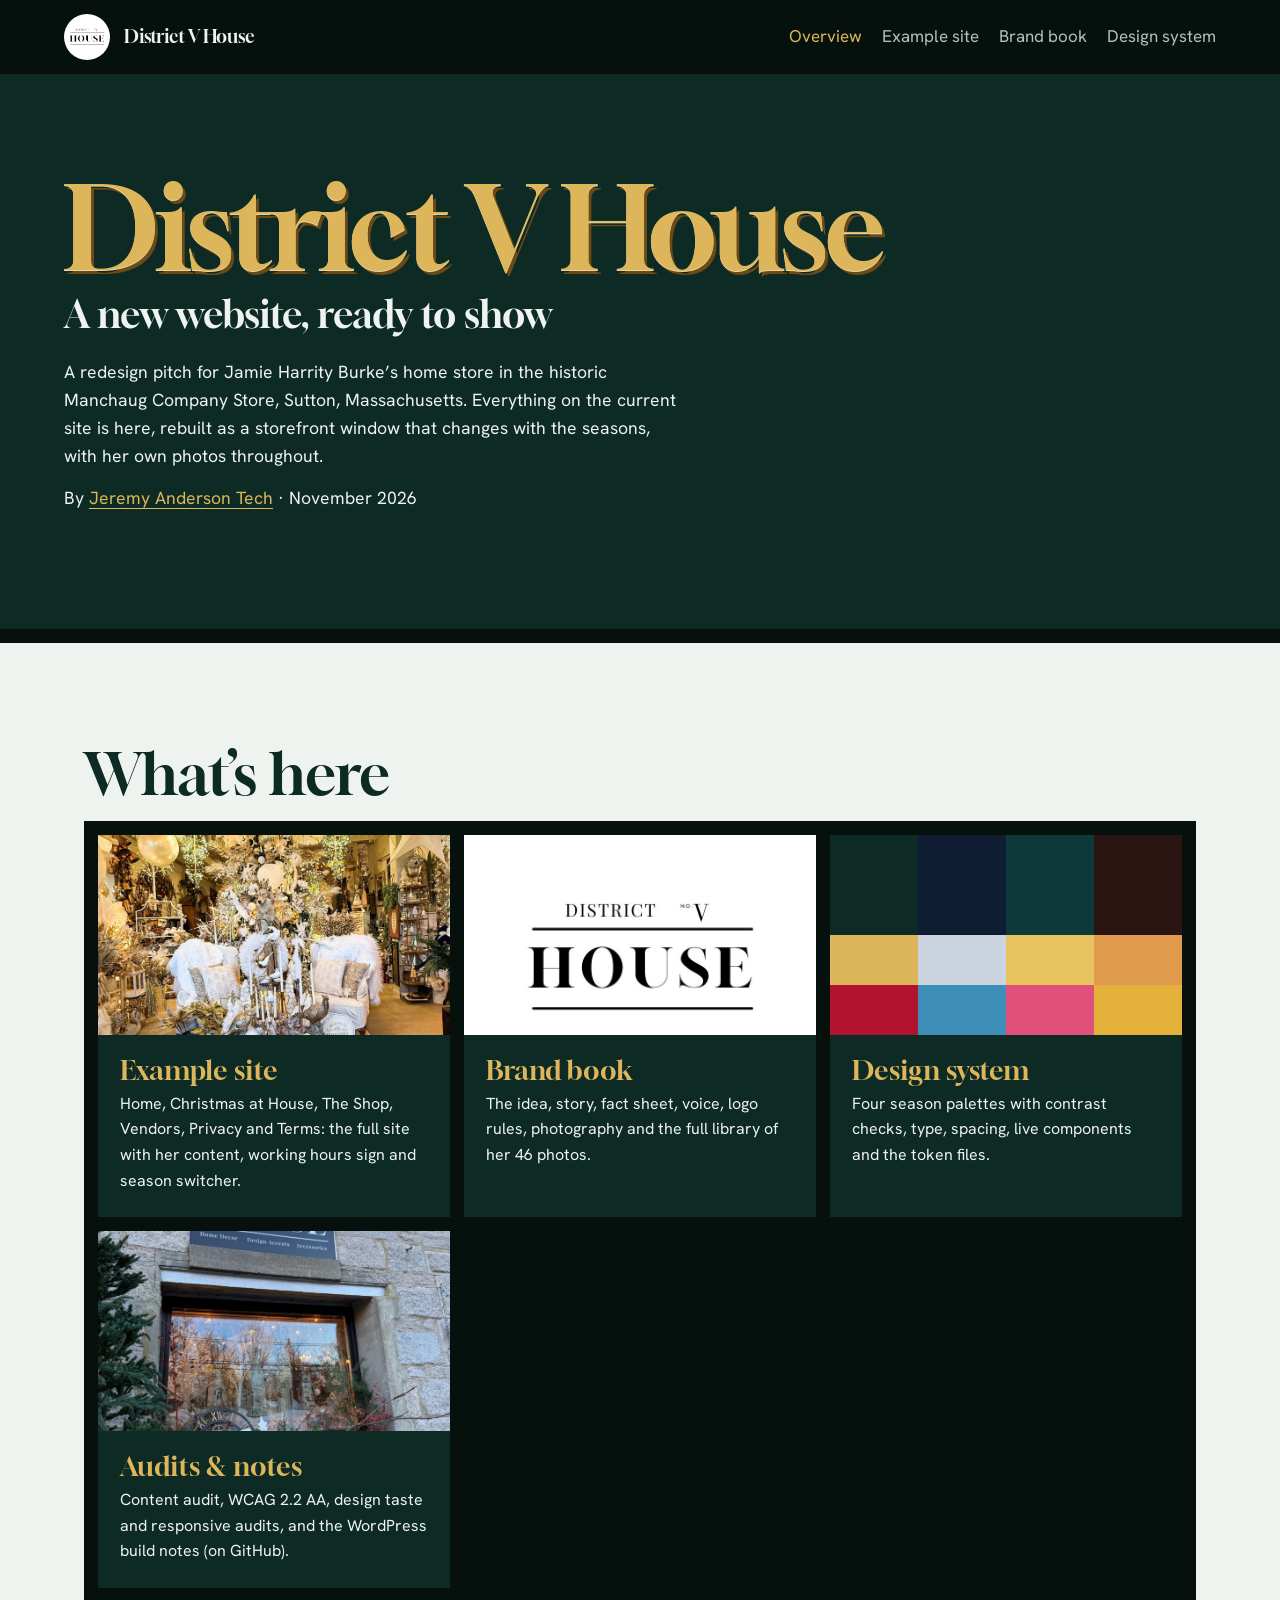
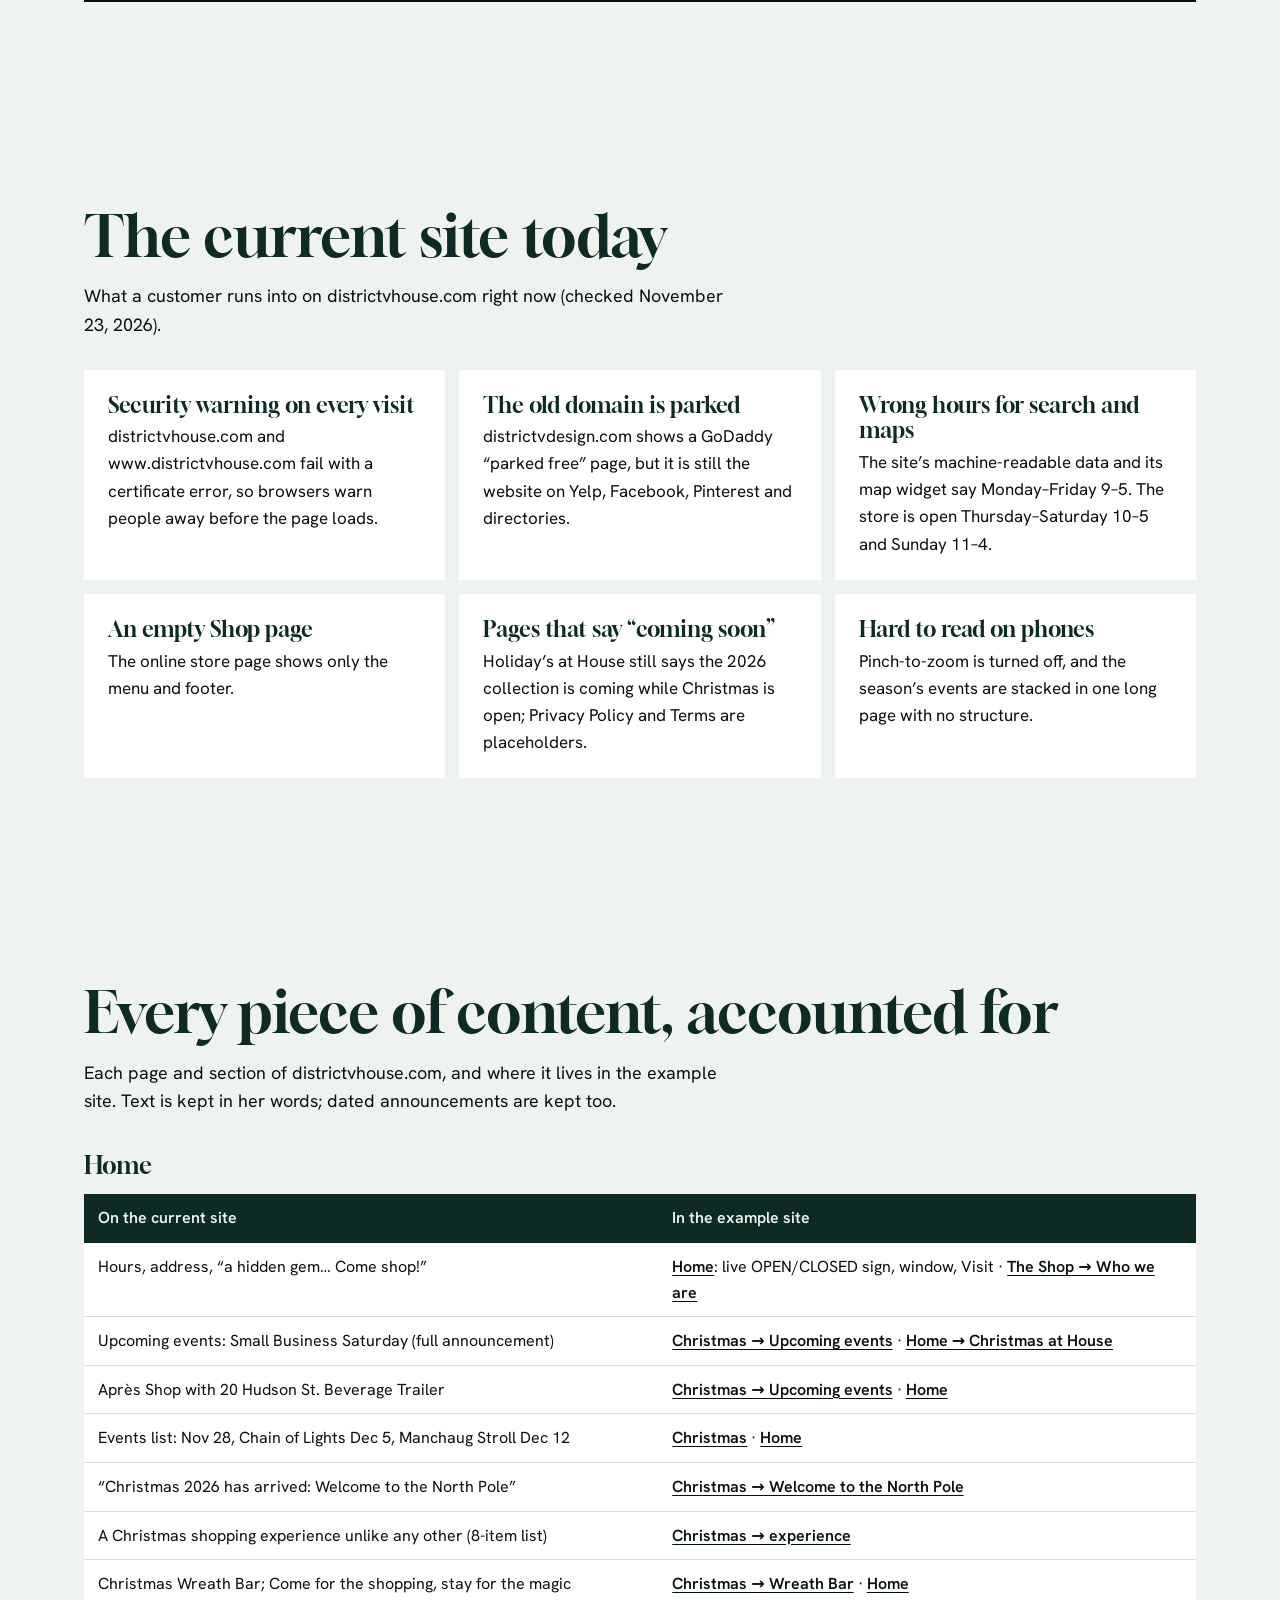
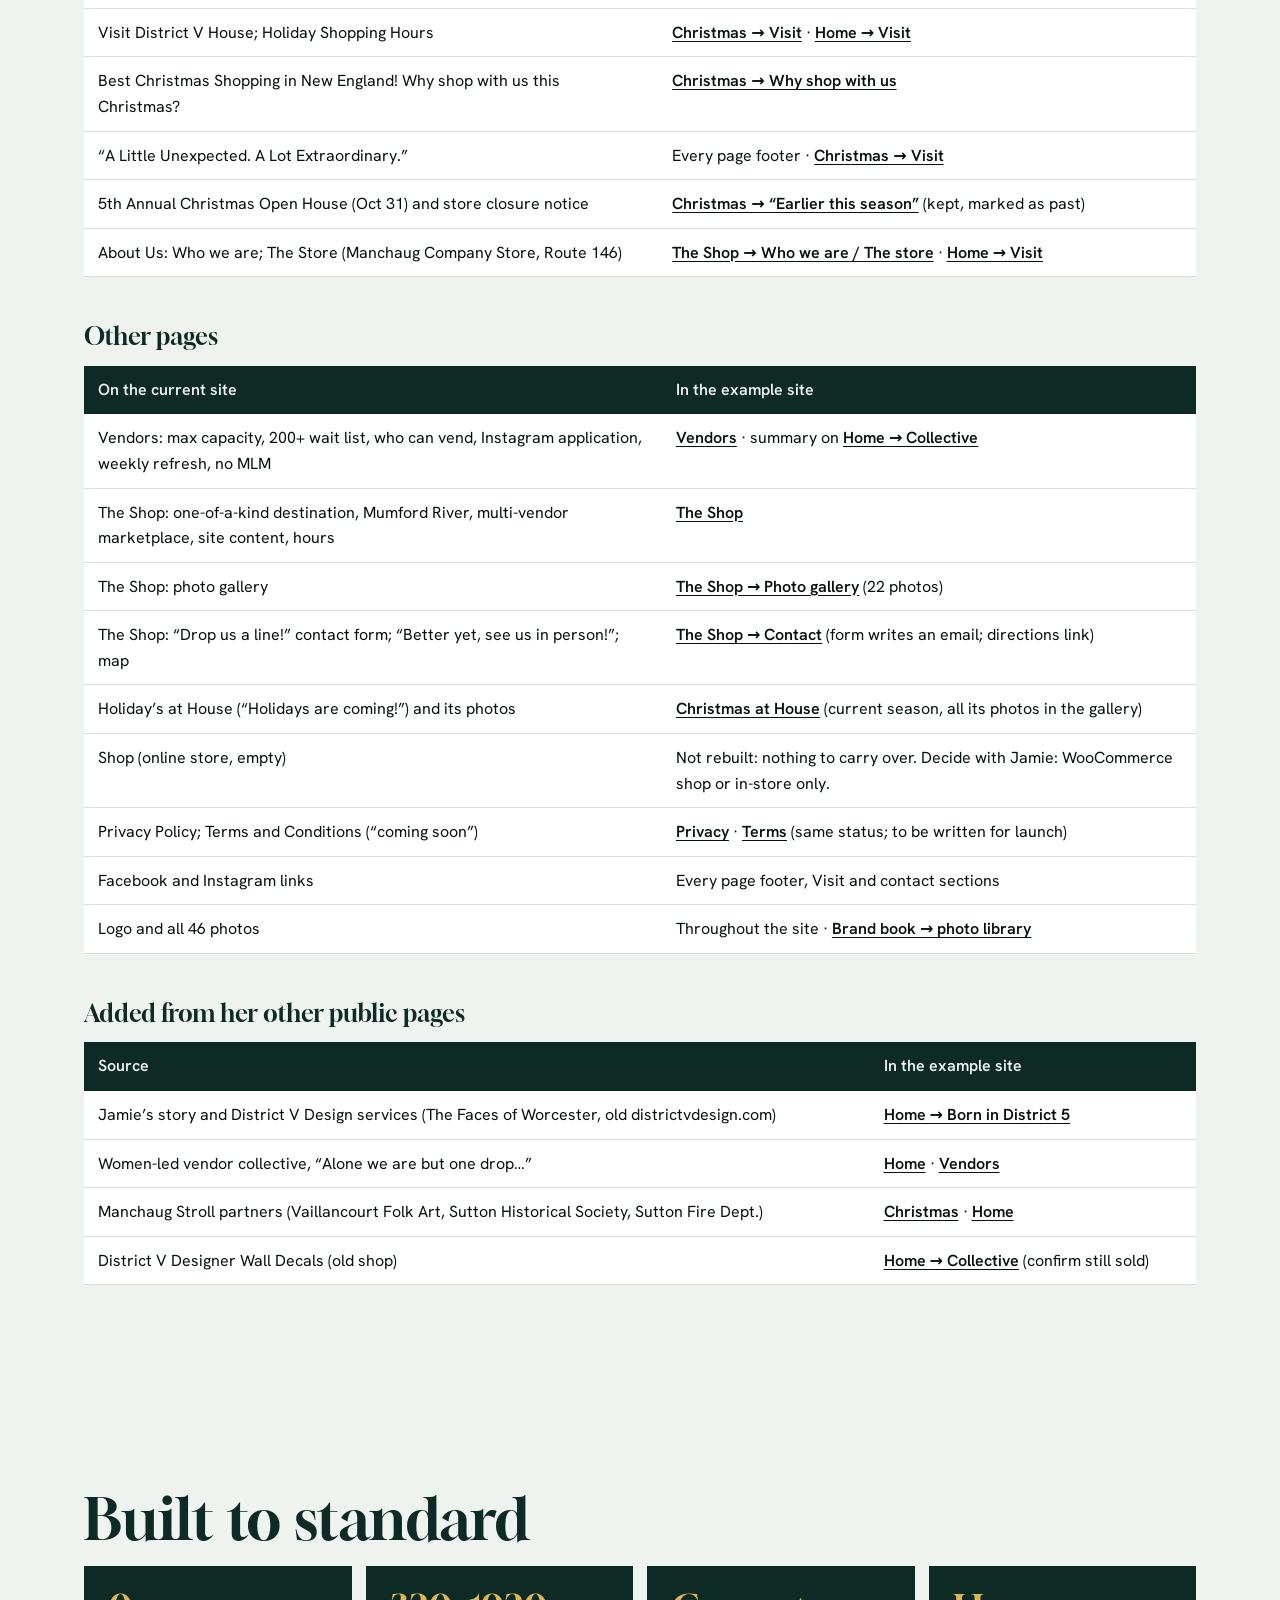
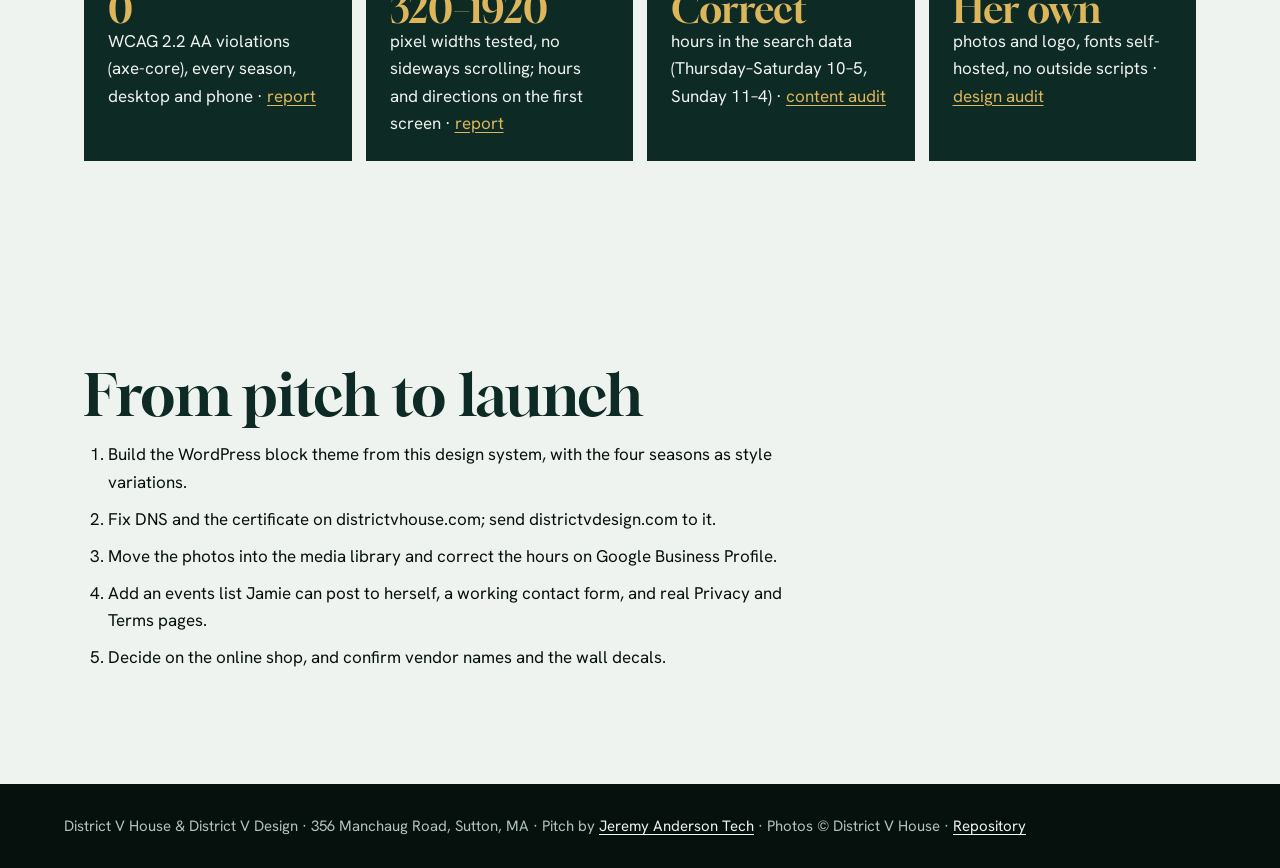
<file: index.html>
<!DOCTYPE html>
<html lang="en">
<head>
<meta charset="utf-8">
<meta name="viewport" content="width=device-width, initial-scale=1">
<meta name="robots" content="noindex">
<title>District V House · Website pitch overview</title>
<meta name="description" content="Website redesign pitch for District V House, Sutton MA: example site, brand book, design system, audits and a map of every piece of content from the current site.">
<link rel="stylesheet" href="assets/fonts/fonts.css">
<link rel="stylesheet" href="design-system/tokens.css">
<style>
*{box-sizing:border-box}
body{margin:0;background:var(--frost);color:var(--sash);font:17px/1.6 var(--font-text);-webkit-font-smoothing:antialiased}
::selection{background:var(--leaf);color:var(--sash)}
a{color:inherit;text-underline-offset:.2em}
:focus-visible{outline:3px solid var(--sash);outline-offset:2px;box-shadow:0 0 0 2px var(--leaf)} /* focus ring */
.skip-link{position:absolute;left:12px;top:-80px;z-index:50;background:var(--leaf);color:var(--sash);padding:10px 16px;font-weight:600}
.skip-link:focus{top:12px}
.top{background:var(--sash);color:var(--frost);display:flex;gap:20px;align-items:center;padding:14px max(20px,5vw);flex-wrap:wrap}
.top-home{display:flex;align-items:center;gap:14px;text-decoration:none}
.top img{width:46px;height:46px;border-radius:50%;background:#fff;padding:4px;object-fit:contain}
.top b{font-family:var(--font-display);font-weight:400;font-size:1.15rem}
.top nav{margin-left:auto;display:flex;gap:6px 20px;flex-wrap:wrap}
.top nav a{text-decoration:none;color:var(--mist);min-height:44px;display:inline-flex;align-items:center}
.top nav a:hover,.top nav a[aria-current="page"]{color:var(--leaf)}
.hero{background:var(--glass);color:var(--frost);border-bottom:14px solid var(--sash);padding:clamp(48px,8vw,112px) max(20px,5vw)}
.hero h1{margin:0;font-family:var(--font-display);font-weight:400;color:var(--leaf);font-size:clamp(3.2rem,9vw,7.5rem);line-height:.9;letter-spacing:-.02em;text-shadow:0 1px 0 color-mix(in oklab,var(--leaf) 60%,white),3px 4px 0 var(--shade)} /* gilt shade (brand) */
.hero .sub{font-family:var(--font-display);font-size:clamp(1.6rem,3vw,2.4rem);line-height:1.15;margin:.3em 0 22px}
.hero p{max-width:62ch;margin:0 0 14px;font-size:1.1rem}
main > section{max-width:1240px;margin:0 auto;padding-left:max(20px,5vw);padding-right:max(20px,5vw)}
section{padding:clamp(56px,8vw,112px) 0}
h2{font-family:var(--font-display);font-weight:400;font-size:clamp(2.2rem,4.5vw,3.6rem);line-height:1;margin:0 0 18px;color:var(--glass)}
.lede{max-width:66ch;font-size:1.12rem;margin:0 0 30px}
.tiles{display:grid;grid-template-columns:repeat(auto-fit,minmax(min(100%,270px),1fr));gap:14px;background:var(--sash);padding:14px}
.tile{display:grid;grid-template-rows:200px auto;background:var(--glass);color:var(--frost);text-decoration:none;transition:transform .3s cubic-bezier(.16,1,.3,1)}
.tile:hover{transform:translateY(-3px)}
.tile .pic{overflow:hidden;position:relative;background:var(--glass2)}
.tile .pic img{width:100%;height:100%;object-fit:cover;display:block}
.tile .pic.logo{background:#fff;display:grid;place-items:center}.tile .pic.logo img{width:70%;height:auto}
.tile .pic.swatch{display:grid;grid-template-columns:repeat(4,1fr)}
.tile .pic.swatch span{display:grid;grid-template-rows:2fr 1fr 1fr}
.tile .txt{padding:20px 22px 24px}
.tile h3{margin:0 0 6px;font-family:var(--font-display);font-weight:400;font-size:1.7rem;color:var(--leaf);line-height:1.1}
.tile p{margin:0;font-size:1rem}
.issues{display:grid;grid-template-columns:repeat(auto-fit,minmax(min(100%,320px),1fr));gap:14px}
.issue{background:#fff;padding:22px 24px}
.issue b{display:block;font-family:var(--font-display);font-weight:400;font-size:1.4rem;color:var(--glass);line-height:1.15;margin-bottom:6px}
.issue p{margin:0}
table{border-collapse:collapse;width:100%;font-size:1rem;background:#fff}
caption{text-align:left;font-family:var(--font-display);font-size:1.5rem;padding:0 0 10px;color:var(--glass)}
th,td{text-align:left;padding:11px 14px;border-bottom:1px solid color-mix(in oklab,var(--sash) 14%,transparent);vertical-align:top}
thead th{background:var(--glass);color:var(--frost);font-weight:600}
td a{font-weight:600}
.tables{display:grid;gap:40px}
.scroll{overflow-x:auto}
.stats{display:grid;grid-template-columns:repeat(auto-fit,minmax(min(100%,240px),1fr));gap:14px}
.stat{background:var(--glass);color:var(--frost);padding:24px}
.stat b{display:block;font-family:var(--font-display);font-weight:400;color:var(--leaf);font-size:2.4rem;line-height:1}
.stat a{color:var(--leaf)}
ol.steps{max-width:70ch;padding-left:1.4em;margin:0}
ol.steps li{margin:0 0 10px}
footer{background:var(--sash);color:var(--mist);padding:30px max(20px,5vw);font-size:.9375rem}
footer a{color:var(--frost)}
@media(max-width:700px){td,th{padding:9px 8px}}
</style>
</head>
<body>
<a class="skip-link" href="#main">Skip to content</a>
<header class="top">
  <a class="top-home" href="./"><img src="assets/photos/District-3.png" alt=""><b>District V House</b></a>
  <nav aria-label="Pitch"><a href="./" aria-current="page">Overview</a><a href="site/">Example site</a><a href="brand/">Brand book</a><a href="design-system/">Design system</a></nav>
</header>
<main id="main">
<div class="hero">
  <h1>District V House</h1>
  <p class="sub">A new website, ready to show</p>
  <p>A redesign pitch for Jamie Harrity Burke’s home store in the historic Manchaug Company Store, Sutton, Massachusetts. Everything on the current site is here, rebuilt as a storefront window that changes with the seasons, with her own photos throughout.</p>
  <p>By <a href="https://jeremyanderson.tech" style="color:var(--leaf)">Jeremy Anderson Tech</a> · November 2026</p>
</div>
<section aria-labelledby="see-h">
  <h2 id="see-h">What’s here</h2>
  <div class="tiles">
    <a class="tile" href="site/"><span class="pic"><img src="assets/photos/Christmas-2026.jpeg" alt=""></span><span class="txt"><h3>Example site</h3><p>Home, Christmas at House, The Shop, Vendors, Privacy and Terms: the full site with her content, working hours sign and season switcher.</p></span></a>
    <a class="tile" href="brand/"><span class="pic logo"><img src="assets/photos/District-3.png" alt=""></span><span class="txt"><h3>Brand book</h3><p>The idea, story, fact sheet, voice, logo rules, photography and the full library of her 46 photos.</p></span></a>
    <a class="tile" href="design-system/"><span class="pic swatch" aria-hidden="true"><span><i style="background:#0D2A24"></i><i style="background:#DDB65C"></i><i style="background:#B0142F"></i></span><span><i style="background:#0F1D33"></i><i style="background:#CBD4DF"></i><i style="background:#3E8FB8"></i></span><span><i style="background:#0C3A3A"></i><i style="background:#E8C25E"></i><i style="background:#E0507A"></i></span><span><i style="background:#2A1512"></i><i style="background:#E09A4C"></i><i style="background:#E4B23A"></i></span></span><span class="txt"><h3>Design system</h3><p>Four season palettes with contrast checks, type, spacing, live components and the token files.</p></span></a>
    <a class="tile" href="https://github.com/CptNope/District-V-House/tree/main/docs"><span class="pic"><img src="assets/photos/IMG_7147.jpeg" alt=""></span><span class="txt"><h3>Audits &amp; notes</h3><p>Content audit, WCAG 2.2 AA, design taste and responsive audits, and the WordPress build notes (on GitHub).</p></span></a>
  </div>
</section>

<section aria-labelledby="today-h">
  <h2 id="today-h">The current site today</h2>
  <p class="lede">What a customer runs into on districtvhouse.com right now (checked November 23, 2026).</p>
  <div class="issues">
    <div class="issue"><b>Security warning on every visit</b><p>districtvhouse.com and www.districtvhouse.com fail with a certificate error, so browsers warn people away before the page loads.</p></div>
    <div class="issue"><b>The old domain is parked</b><p>districtvdesign.com shows a GoDaddy “parked free” page, but it is still the website on Yelp, Facebook, Pinterest and directories.</p></div>
    <div class="issue"><b>Wrong hours for search and maps</b><p>The site’s machine-readable data and its map widget say Monday–Friday 9–5. The store is open Thursday–Saturday 10–5 and Sunday 11–4.</p></div>
    <div class="issue"><b>An empty Shop page</b><p>The online store page shows only the menu and footer.</p></div>
    <div class="issue"><b>Pages that say “coming soon”</b><p>Holiday’s at House still says the 2026 collection is coming while Christmas is open; Privacy Policy and Terms are placeholders.</p></div>
    <div class="issue"><b>Hard to read on phones</b><p>Pinch-to-zoom is turned off, and the season’s events are stacked in one long page with no structure.</p></div>
  </div>
</section>

<section aria-labelledby="map-h">
  <h2 id="map-h">Every piece of content, accounted for</h2>
  <p class="lede">Each page and section of districtvhouse.com, and where it lives in the example site. Text is kept in her words; dated announcements are kept too.</p>
  <div class="tables">
    <div class="scroll"><table>
      <caption>Home</caption>
      <thead><tr><th scope="col">On the current site</th><th scope="col">In the example site</th></tr></thead>
      <tbody>
        <tr><td>Hours, address, “a hidden gem… Come shop!”</td><td><a href="site/">Home</a>: live OPEN/CLOSED sign, window, Visit · <a href="site/the-shop.html#about">The Shop → Who we are</a></td></tr>
        <tr><td>Upcoming events: Small Business Saturday (full announcement)</td><td><a href="site/christmas.html#events">Christmas → Upcoming events</a> · <a href="site/#stroll">Home → Christmas at House</a></td></tr>
        <tr><td>Après Shop with 20 Hudson St. Beverage Trailer</td><td><a href="site/christmas.html#events">Christmas → Upcoming events</a> · <a href="site/#stroll">Home</a></td></tr>
        <tr><td>Events list: Nov 28, Chain of Lights Dec 5, Manchaug Stroll Dec 12</td><td><a href="site/christmas.html#events">Christmas</a> · <a href="site/#stroll">Home</a></td></tr>
        <tr><td>“Christmas 2026 has arrived: Welcome to the North Pole”</td><td><a href="site/christmas.html#north-pole">Christmas → Welcome to the North Pole</a></td></tr>
        <tr><td>A Christmas shopping experience unlike any other (8-item list)</td><td><a href="site/christmas.html#experience">Christmas → experience</a></td></tr>
        <tr><td>Christmas Wreath Bar; Come for the shopping, stay for the magic</td><td><a href="site/christmas.html#wreath-bar">Christmas → Wreath Bar</a> · <a href="site/#stroll">Home</a></td></tr>
        <tr><td>Visit District V House; Holiday Shopping Hours</td><td><a href="site/christmas.html#visit">Christmas → Visit</a> · <a href="site/#visit">Home → Visit</a></td></tr>
        <tr><td>Best Christmas Shopping in New England! Why shop with us this Christmas?</td><td><a href="site/christmas.html#why">Christmas → Why shop with us</a></td></tr>
        <tr><td>“A Little Unexpected. A Lot Extraordinary.”</td><td>Every page footer · <a href="site/christmas.html#visit">Christmas → Visit</a></td></tr>
        <tr><td>5th Annual Christmas Open House (Oct 31) and store closure notice</td><td><a href="site/christmas.html#visit">Christmas → “Earlier this season”</a> (kept, marked as past)</td></tr>
        <tr><td>About Us: Who we are; The Store (Manchaug Company Store, Route 146)</td><td><a href="site/the-shop.html#about">The Shop → Who we are / The store</a> · <a href="site/#visit">Home → Visit</a></td></tr>
      </tbody>
    </table></div>
    <div class="scroll"><table>
      <caption>Other pages</caption>
      <thead><tr><th scope="col">On the current site</th><th scope="col">In the example site</th></tr></thead>
      <tbody>
        <tr><td>Vendors: max capacity, 200+ wait list, who can vend, Instagram application, weekly refresh, no MLM</td><td><a href="site/vendors.html">Vendors</a> · summary on <a href="site/#collective">Home → Collective</a></td></tr>
        <tr><td>The Shop: one-of-a-kind destination, Mumford River, multi-vendor marketplace, site content, hours</td><td><a href="site/the-shop.html">The Shop</a></td></tr>
        <tr><td>The Shop: photo gallery</td><td><a href="site/the-shop.html#gallery">The Shop → Photo gallery</a> (22 photos)</td></tr>
        <tr><td>The Shop: “Drop us a line!” contact form; “Better yet, see us in person!”; map</td><td><a href="site/the-shop.html#contact">The Shop → Contact</a> (form writes an email; directions link)</td></tr>
        <tr><td>Holiday’s at House (“Holidays are coming!”) and its photos</td><td><a href="site/christmas.html">Christmas at House</a> (current season, all its photos in the gallery)</td></tr>
        <tr><td>Shop (online store, empty)</td><td>Not rebuilt: nothing to carry over. Decide with Jamie: WooCommerce shop or in-store only.</td></tr>
        <tr><td>Privacy Policy; Terms and Conditions (“coming soon”)</td><td><a href="site/privacy.html">Privacy</a> · <a href="site/terms.html">Terms</a> (same status; to be written for launch)</td></tr>
        <tr><td>Facebook and Instagram links</td><td>Every page footer, Visit and contact sections</td></tr>
        <tr><td>Logo and all 46 photos</td><td>Throughout the site · <a href="brand/#photos">Brand book → photo library</a></td></tr>
      </tbody>
    </table></div>
    <div class="scroll"><table>
      <caption>Added from her other public pages</caption>
      <thead><tr><th scope="col">Source</th><th scope="col">In the example site</th></tr></thead>
      <tbody>
        <tr><td>Jamie’s story and District V Design services (The Faces of Worcester, old districtvdesign.com)</td><td><a href="site/#studio">Home → Born in District 5</a></td></tr>
        <tr><td>Women-led vendor collective, “Alone we are but one drop…”</td><td><a href="site/#collective">Home</a> · <a href="site/vendors.html#collective">Vendors</a></td></tr>
        <tr><td>Manchaug Stroll partners (Vaillancourt Folk Art, Sutton Historical Society, Sutton Fire Dept.)</td><td><a href="site/christmas.html#events">Christmas</a> · <a href="site/#stroll">Home</a></td></tr>
        <tr><td>District V Designer Wall Decals (old shop)</td><td><a href="site/#collective">Home → Collective</a> (confirm still sold)</td></tr>
      </tbody>
    </table></div>
  </div>
</section>

<section aria-labelledby="std-h">
  <h2 id="std-h">Built to standard</h2>
  <div class="stats">
    <div class="stat"><b>0</b>WCAG 2.2 AA violations (axe-core), every season, desktop and phone · <a href="https://github.com/CptNope/District-V-House/blob/main/docs/wcag-aa-audit.md">report</a></div>
    <div class="stat"><b>320–1920</b>pixel widths tested, no sideways scrolling; hours and directions on the first screen · <a href="https://github.com/CptNope/District-V-House/blob/main/docs/responsive-audit.md">report</a></div>
    <div class="stat"><b>Correct</b>hours in the search data (Thursday–Saturday 10–5, Sunday 11–4) · <a href="https://github.com/CptNope/District-V-House/blob/main/docs/content-audit.md">content audit</a></div>
    <div class="stat"><b>Her own</b>photos and logo, fonts self-hosted, no outside scripts · <a href="https://github.com/CptNope/District-V-House/blob/main/docs/design-taste-audit.md">design audit</a></div>
  </div>
</section>

<section aria-labelledby="next-h">
  <h2 id="next-h">From pitch to launch</h2>
  <ol class="steps">
    <li>Build the WordPress block theme from this design system, with the four seasons as style variations.</li>
    <li>Fix DNS and the certificate on districtvhouse.com; send districtvdesign.com to it.</li>
    <li>Move the photos into the media library and correct the hours on Google Business Profile.</li>
    <li>Add an events list Jamie can post to herself, a working contact form, and real Privacy and Terms pages.</li>
    <li>Decide on the online shop, and confirm vendor names and the wall decals.</li>
  </ol>
</section>
</main>
<footer>District V House &amp; District V Design · 356 Manchaug Road, Sutton, MA · Pitch by <a href="https://jeremyanderson.tech">Jeremy Anderson Tech</a> · Photos © District V House · <a href="https://github.com/CptNope/District-V-House">Repository</a></footer>
</body>
</html>
</file>
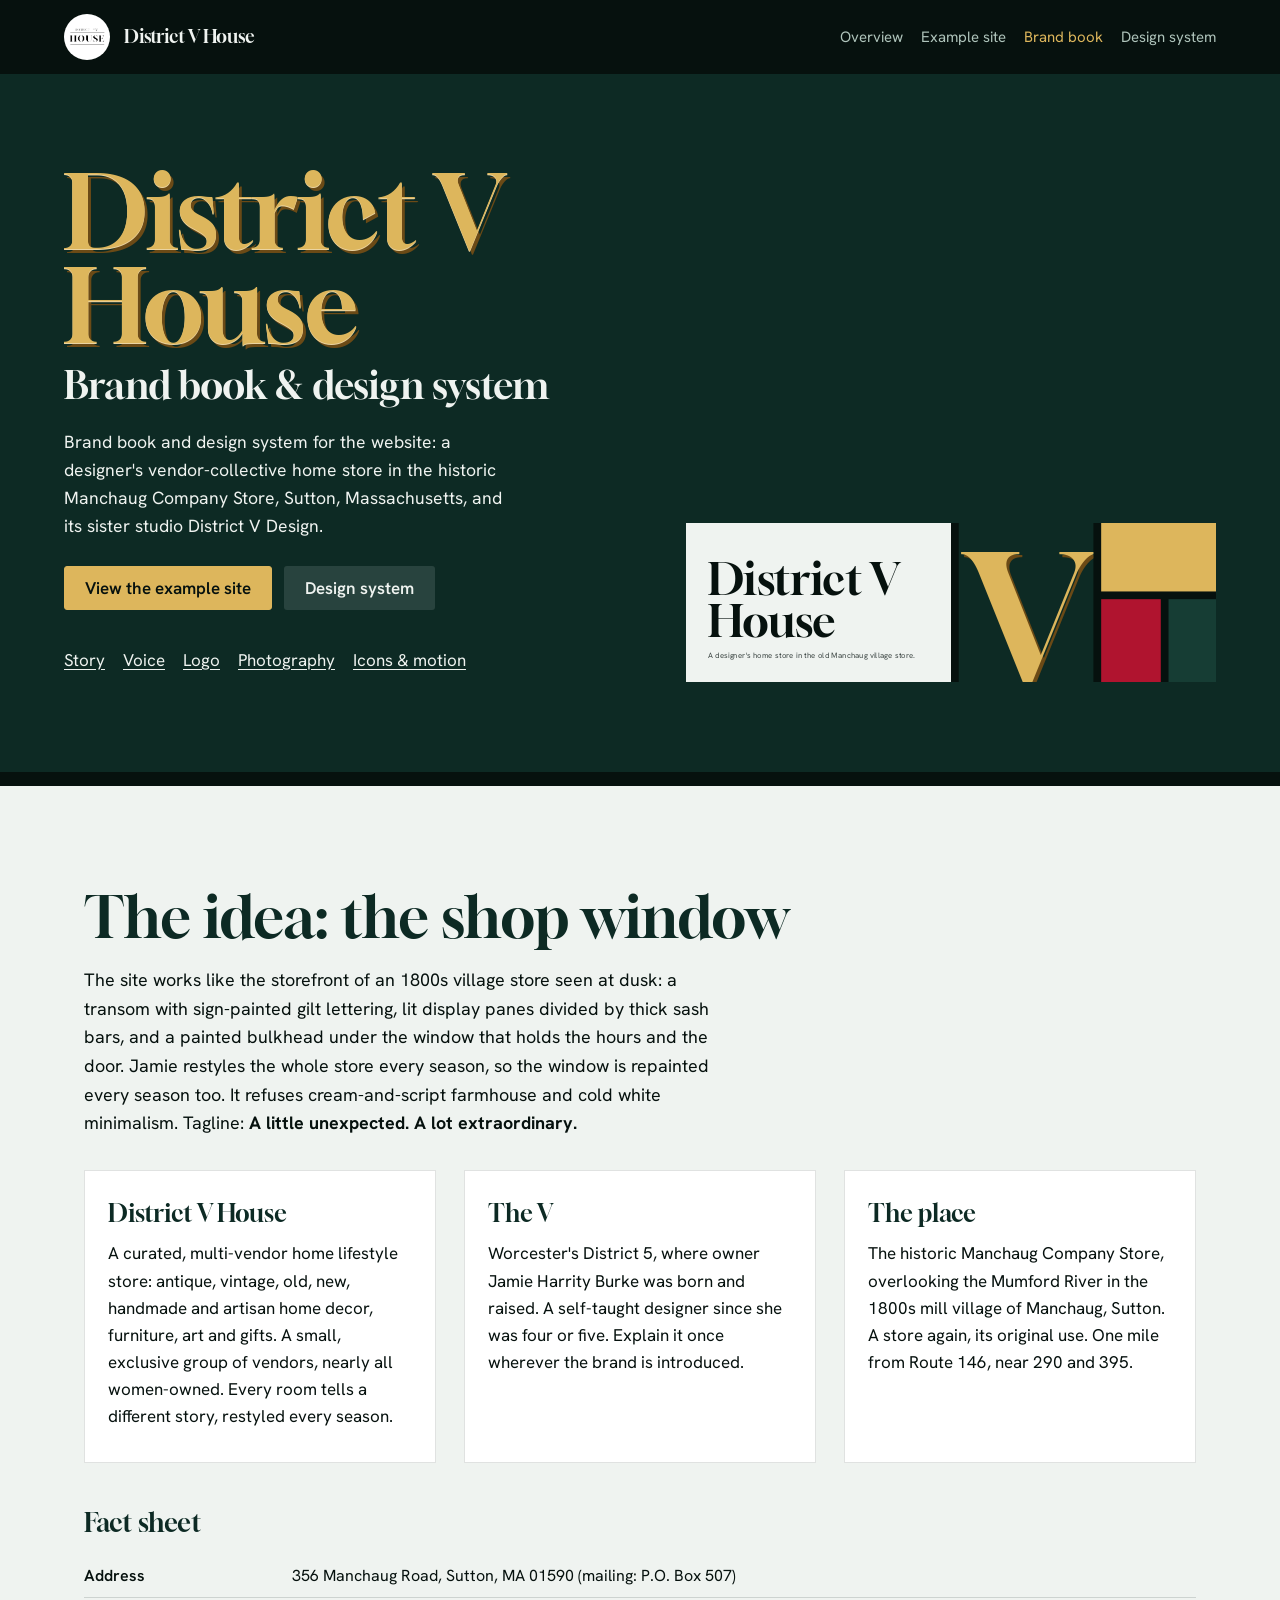
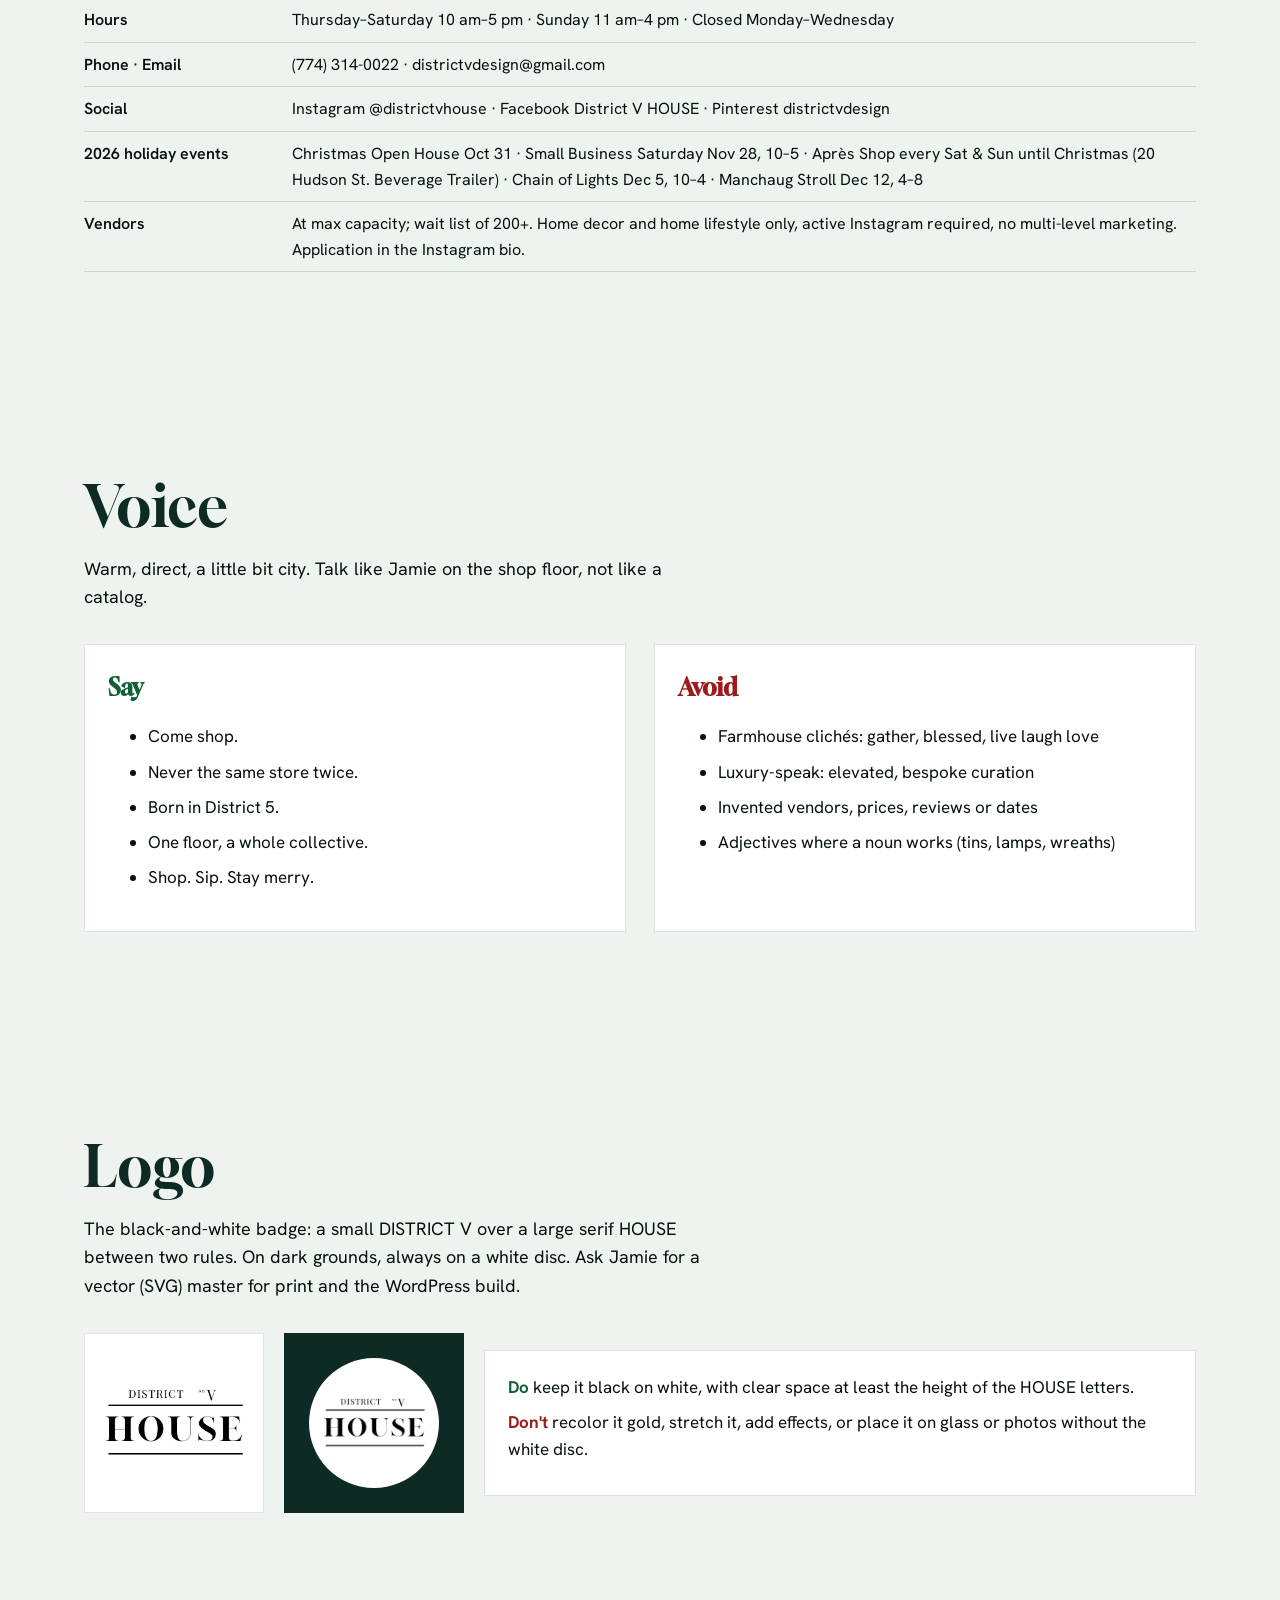
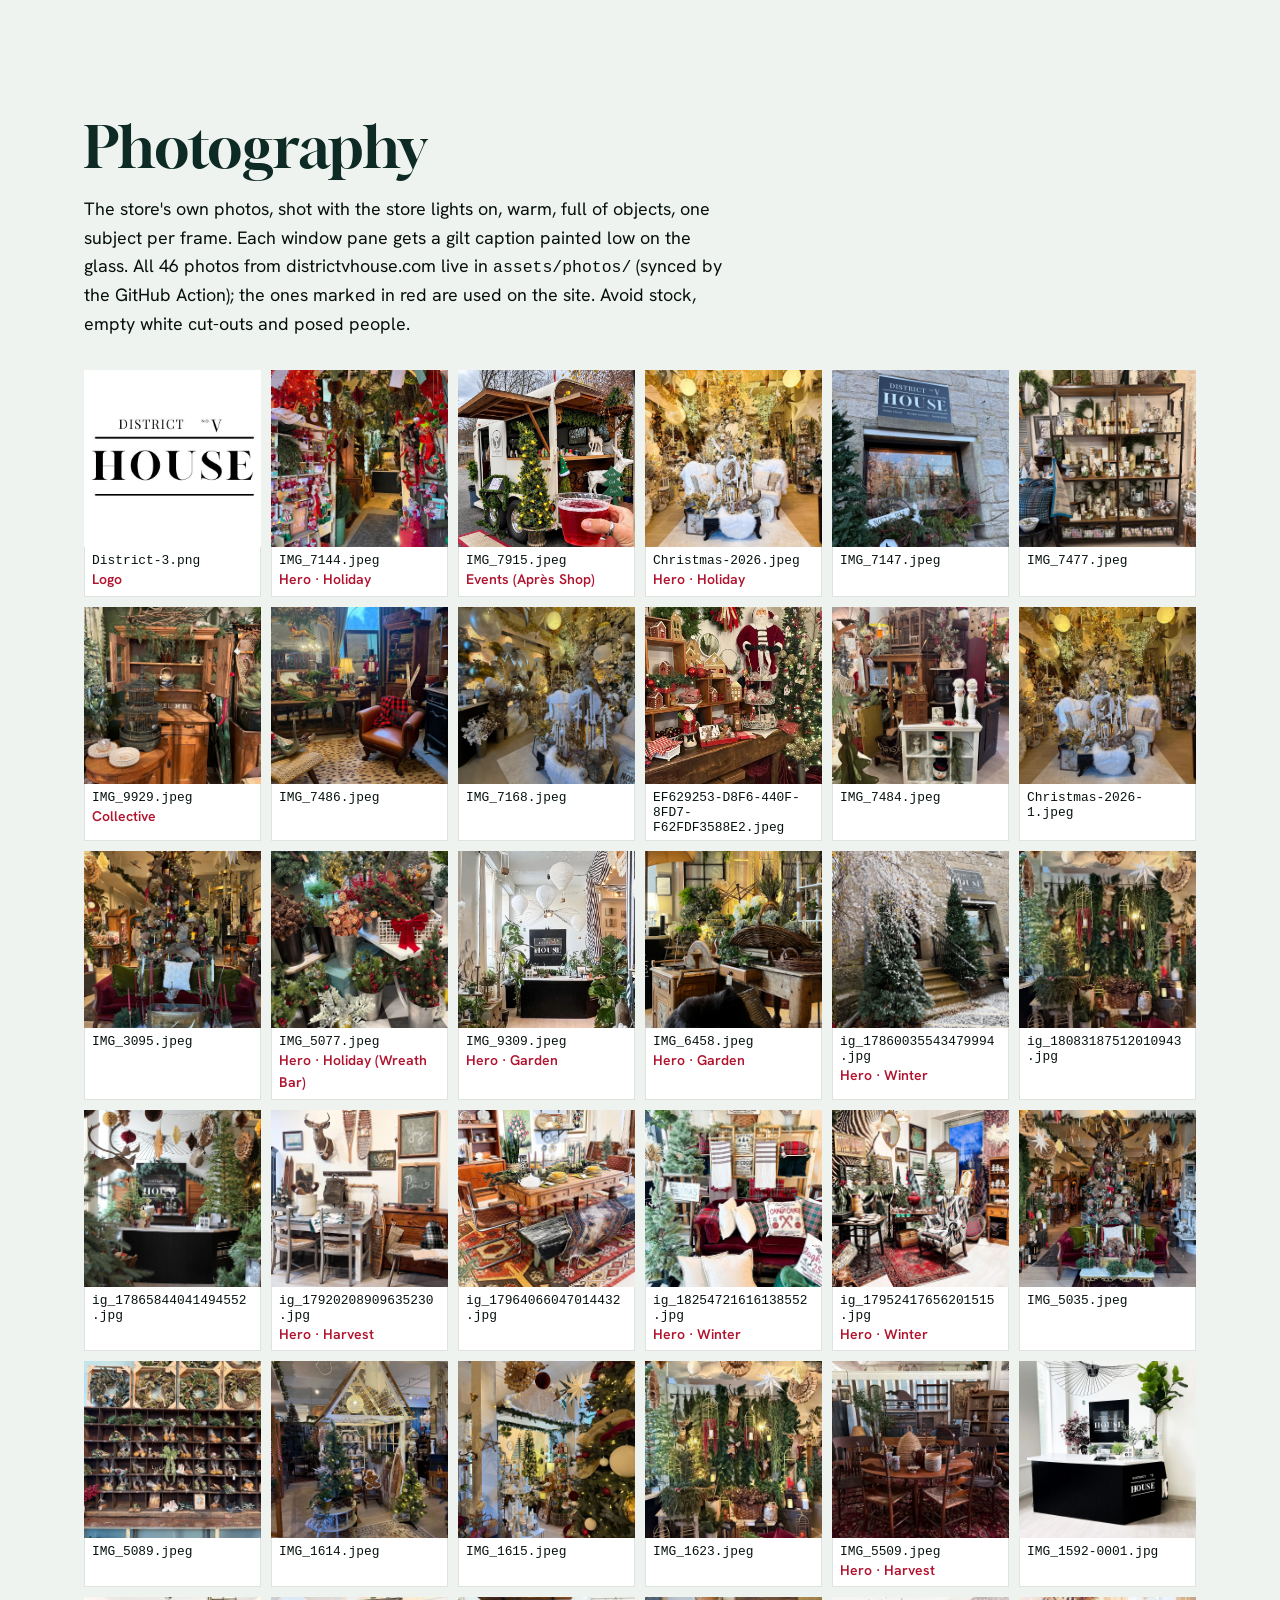
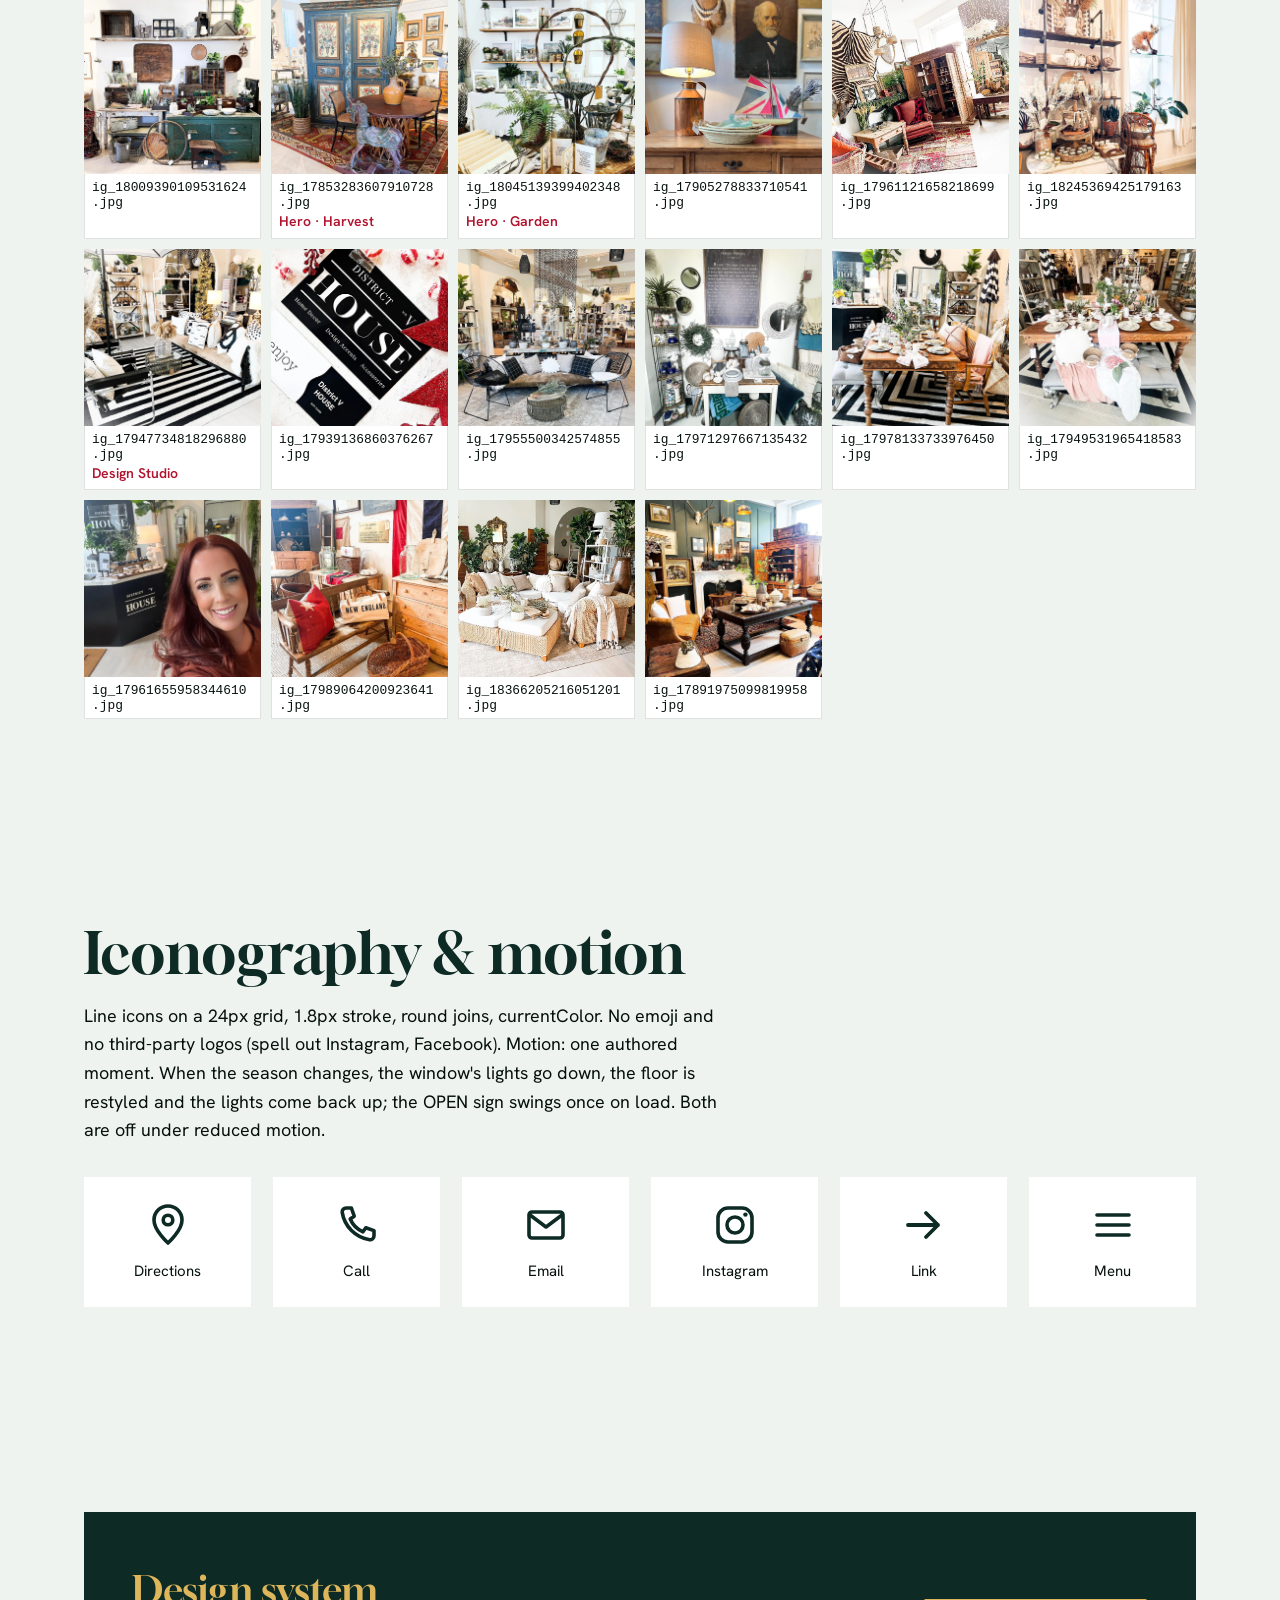
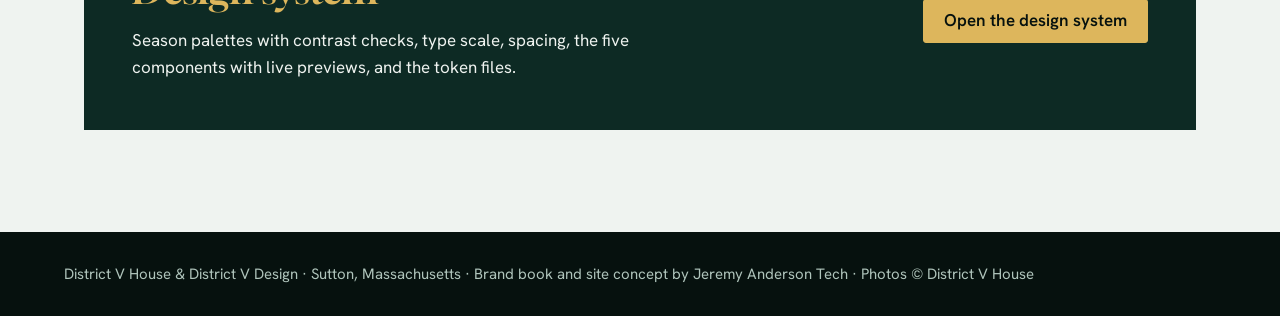
<file: brand/index.html>
<!DOCTYPE html>
<html lang="en">
<head>
<meta charset="utf-8">
<meta name="viewport" content="width=device-width, initial-scale=1">
<meta name="robots" content="noindex">
<title>District V House · Brand Book</title>
<meta name="description" content="Brand book for District V House: story, voice, fact sheet, logo, photography, iconography and motion.">
<link rel="stylesheet" href="../assets/fonts/fonts.css">
<link rel="stylesheet" href="../design-system/tokens.css">
<style>
*{box-sizing:border-box}
body{margin:0;background:var(--frost);color:var(--sash);font:17px/1.6 var(--font-text);-webkit-font-smoothing:antialiased}
::selection{background:var(--leaf);color:var(--sash)}
a{color:inherit;text-underline-offset:.2em}
:focus-visible{outline:3px solid var(--sash);outline-offset:2px;box-shadow:0 0 0 2px var(--leaf)}
.sr-only{position:absolute;width:1px;height:1px;overflow:hidden;clip:rect(0 0 0 0);white-space:nowrap}
code{font:.92em ui-monospace,SFMono-Regular,Menlo,monospace}
.top{background:var(--sash);color:var(--frost);display:flex;gap:20px;align-items:center;padding:14px max(20px,5vw);position:sticky;top:0;z-index:5}
.top img{width:46px;height:46px;border-radius:50%;background:#fff;padding:4px;object-fit:contain}
.top b{font-family:var(--font-display);font-weight:400;font-size:1.15rem}
.top nav{margin-left:auto;display:flex;gap:6px 18px;flex-wrap:wrap;justify-content:flex-end}
.top nav a{text-decoration:none;font-size:.9375rem;color:var(--mist);padding:10px 0}
.top nav a:hover{color:var(--leaf)}
.cover{background:var(--glass);border-bottom:14px solid var(--sash);padding:clamp(40px,7vw,96px) max(20px,5vw);display:grid;grid-template-columns:minmax(0,1.1fr) minmax(0,1fr);gap:40px;align-items:end}
.cover h1{margin:0;font-family:var(--font-display);font-weight:400;font-size:clamp(3rem,8vw,6.5rem);line-height:.92;color:var(--leaf);text-shadow:0 1px 0 color-mix(in oklab,var(--leaf) 60%,white),3px 4px 0 var(--shade)}
.cover .h1-sub{font-family:var(--font-display);font-size:clamp(1.6rem,3vw,2.4rem);line-height:1.1;margin:.3em 0 0;color:var(--frost)}
.cover p{color:var(--frost);max-width:46ch;margin:22px 0 0;font-size:1.1rem}
.cover .links{display:flex;gap:12px;flex-wrap:wrap;margin-top:26px}
.btn{display:inline-flex;align-items:center;min-height:44px;padding:0 20px;border-radius:3px;border:1.5px solid var(--leaf);font-weight:600;text-decoration:none}
.btn.gilt{background:var(--leaf);color:var(--sash)}.btn.line{color:var(--frost);border-color:transparent;background:color-mix(in oklab,var(--frost) 12%,transparent)}
.cover-frame{width:960px;height:288px;border:0;display:block;background:var(--frost);transform-origin:0 0}
.cover-wrap{overflow:hidden;aspect-ratio:960/288}
main{max-width:1240px;margin:0 auto;padding:0 max(20px,5vw)}
section{padding:clamp(56px,8vw,120px) 0}
section > h2{font-family:var(--font-display);font-weight:400;font-size:clamp(2.2rem,4.5vw,3.6rem);line-height:1;margin:0 0 20px;color:var(--glass)}
section > .lede{max-width:64ch;font-size:1.12rem;margin:0 0 32px}
.cols{display:grid;grid-template-columns:repeat(auto-fit,minmax(min(100%,300px),1fr));gap:28px}
.card{background:#fff;padding:24px;box-shadow:inset 0 0 0 1px color-mix(in oklab,var(--sash) 12%,transparent)}
.card h3{margin:0 0 8px;font-family:var(--font-display);font-weight:400;font-size:1.5rem;color:var(--glass)}
.card p,.card li{margin:0 0 8px}
table{border-collapse:collapse;width:100%;font-size:1rem}
th,td{text-align:left;padding:9px 10px 9px 0;border-bottom:1px solid color-mix(in oklab,var(--sash) 14%,transparent);vertical-align:top}
.num{font-variant-numeric:tabular-nums;white-space:nowrap}
.facts th{width:13rem;font-weight:600}
.seasons{display:grid;grid-template-columns:repeat(auto-fit,minmax(min(100%,260px),1fr));gap:20px}
.season{background:#fff;box-shadow:inset 0 0 0 1px color-mix(in oklab,var(--sash) 12%,transparent)}
.season-face{background:var(--g);border:10px solid var(--s);padding:22px 18px;display:grid;grid-template-columns:1fr auto;gap:2px 10px;align-items:center}
.season-name{font-family:var(--font-display);font-size:2rem;color:var(--l);text-shadow:2px 2px 0 var(--sh);line-height:1}
.season-months{color:var(--f);font-size:.9375rem;grid-row:2}
.season-orn{grid-row:span 2;background:var(--o);color:var(--oo);border:2px solid var(--l);border-radius:4px;padding:4px 10px;font-family:var(--font-display)}
.swatches{list-style:none;margin:0;padding:14px 16px;display:grid;gap:6px}
.swatches li{display:grid;grid-template-columns:28px 1fr auto;gap:10px;align-items:center;font-size:1rem}
.chip{width:28px;height:28px;border-radius:2px;box-shadow:inset 0 0 0 1px rgb(0 0 0/.15)}
.contrast{margin:0 16px 16px;width:calc(100% - 32px);font-size:.9375rem}
.contrast caption{text-align:left;font-family:var(--font-display);font-size:1.2rem;padding:6px 0 4px}
.type-row{display:grid;grid-template-columns:200px 1fr;gap:24px;padding:16px 12px;align-items:baseline}
.type-row:nth-child(even){background:color-mix(in oklab,var(--leaf) 8%,var(--frost))}
.type-meta{display:grid;font-size:.9375rem;color:color-mix(in oklab,var(--sash) 70%,var(--frost))}
.type-meta b{color:var(--sash);font-size:.95rem}
.type-sample{overflow-wrap:anywhere}
.bar{display:inline-block;height:12px;background:var(--leaf);max-width:100%}
.comp{background:#fff;padding:22px;box-shadow:inset 0 0 0 1px color-mix(in oklab,var(--sash) 12%,transparent)}
.comp h3{margin:0 0 6px;font-family:var(--font-display);font-weight:400;font-size:1.5rem;color:var(--glass)}
.comp p{margin:0 0 14px;font-size:1rem;max-width:70ch}
.comp iframe{width:100%;border:0;display:block}
.comp:focus-within{outline:3px solid var(--sash);outline-offset:4px;box-shadow:0 0 0 7px var(--leaf)}
.comps{display:grid;gap:20px}
.logo-row{display:flex;flex-wrap:wrap;gap:20px;align-items:center}
.logo-row .tile{width:180px;height:180px;display:grid;place-items:center}
.logo-row .on-light{background:#fff;box-shadow:inset 0 0 0 1px rgb(0 0 0/.1)}
.logo-row .on-dark{background:var(--glass)}
.logo-row .on-dark img{border-radius:50%;background:#fff;padding:10px;width:130px;height:130px;object-fit:contain}
.logo-row .on-light img{width:150px}
.do{color:#11603a;font-weight:700}.dont{color:#9b1c1c;font-weight:700}
.library{display:grid;grid-template-columns:repeat(auto-fill,minmax(160px,1fr));gap:10px}
.library figure{margin:0;background:#fff;box-shadow:inset 0 0 0 1px color-mix(in oklab,var(--sash) 12%,transparent)}
.library img{width:100%;aspect-ratio:1;object-fit:cover;display:block}
.library figcaption{padding:6px 8px;font-size:.875rem;display:grid;overflow-wrap:anywhere;min-width:0}
.library em{font-style:normal;color:var(--ornament);font-weight:600}
.icons{display:grid;grid-template-columns:repeat(auto-fit,minmax(110px,1fr));gap:22px}
.icons figure{margin:0;padding:24px 10px;background:#fff;text-align:center;font-size:.9375rem}
.icons svg{width:48px;height:48px;color:var(--glass);display:block;margin:0 auto 10px}
footer{background:var(--sash);color:var(--mist);padding:30px max(20px,5vw);font-size:.9375rem}
@media(max-width:760px){.cover{grid-template-columns:1fr}.type-row{grid-template-columns:1fr;gap:6px}.top nav{display:none}}

.skip-link{position:absolute;left:12px;top:-80px;z-index:50;background:var(--leaf);color:var(--sash);padding:10px 16px;font-weight:600}
.skip-link:focus{top:12px}
.top-home{display:flex;align-items:center;gap:14px;text-decoration:none}
.top nav a[aria-current="page"]{color:var(--leaf)}
.onpage{display:flex;flex-wrap:wrap;gap:8px 18px;margin-top:28px}
.onpage a{color:var(--frost);min-height:44px;display:inline-flex;align-items:center}
.next{background:var(--glass);color:var(--frost);padding:clamp(28px,4vw,48px);display:flex;flex-wrap:wrap;gap:20px;align-items:center;justify-content:space-between}
.next p{margin:0;max-width:52ch}
.next h2{margin:0 0 6px;font-family:var(--font-display);font-weight:400;color:var(--leaf);font-size:clamp(1.8rem,3vw,2.6rem)}
</style>
</head>
<body>
<a class="skip-link" href="#main">Skip to content</a>
<header class="top">
  <a class="top-home" href="../"><img src="../assets/photos/District-3.png" alt=""><b>District V House</b></a>
  <nav aria-label="Pitch"><a href="../">Overview</a><a href="../site/">Example site</a><a href="../brand/" aria-current="page">Brand book</a><a href="../design-system/">Design system</a></nav>
</header>
<section class="cover" aria-label="Cover">
  <div>
    <h1>District V House</h1>
    <p class="h1-sub">Brand book &amp; design system</p>
    <p>Brand book and design system for the website: a designer's vendor-collective home store in the historic Manchaug Company Store, Sutton, Massachusetts, and its sister studio District V Design.</p>
    <div class="links"><a class="btn gilt" href="../site/">View the example site</a><a class="btn line" href="../design-system/">Design system</a></div>
    <nav class="onpage" aria-label="On this page"><a href="#story">Story</a><a href="#voice">Voice</a><a href="#logo">Logo</a><a href="#photos">Photography</a><a href="#iconography">Icons &amp; motion</a></nav>
  </div>
  <div class="cover-wrap" aria-hidden="true"><iframe class="cover-frame" src="../design-system/cover/preview.html" title="Design system cover" scrolling="no" tabindex="-1"></iframe></div>
</section>
<main id="main">
<section id="story">
  <h2>The idea: the shop window</h2>
  <p class="lede">The site works like the storefront of an 1800s village store seen at dusk: a transom with sign-painted gilt lettering, lit display panes divided by thick sash bars, and a painted bulkhead under the window that holds the hours and the door. Jamie restyles the whole store every season, so the window is repainted every season too. It refuses cream-and-script farmhouse and cold white minimalism. Tagline: <strong>A little unexpected. A lot extraordinary.</strong></p>
  <div class="cols">
    <div class="card"><h3>District V House</h3><p>A curated, multi-vendor home lifestyle store: antique, vintage, old, new, handmade and artisan home decor, furniture, art and gifts. A small, exclusive group of vendors, nearly all women-owned. Every room tells a different story, restyled every season.</p></div>
    <div class="card"><h3>The V</h3><p>Worcester's District 5, where owner Jamie Harrity Burke was born and raised. A self-taught designer since she was four or five. Explain it once wherever the brand is introduced.</p></div>
    <div class="card"><h3>The place</h3><p>The historic Manchaug Company Store, overlooking the Mumford River in the 1800s mill village of Manchaug, Sutton. A store again, its original use. One mile from Route 146, near 290 and 395.</p></div>
  </div>
  <h3 style="font-family:var(--font-display);font-weight:400;font-size:1.6rem;margin:40px 0 10px;color:var(--glass)">Fact sheet</h3>
  <table class="facts">
    <tr><th>Address</th><td>356 Manchaug Road, Sutton, MA 01590 (mailing: P.O. Box 507)</td></tr>
    <tr><th>Hours</th><td>Thursday–Saturday 10 am–5 pm · Sunday 11 am–4 pm · Closed Monday–Wednesday</td></tr>
    <tr><th>Phone · Email</th><td>(774) 314-0022 · districtvdesign@gmail.com</td></tr>
    <tr><th>Social</th><td>Instagram @districtvhouse · Facebook District V HOUSE · Pinterest districtvdesign</td></tr>
    <tr><th>2026 holiday events</th><td>Christmas Open House Oct 31 · Small Business Saturday Nov 28, 10–5 · Après Shop every Sat &amp; Sun until Christmas (20 Hudson St. Beverage Trailer) · Chain of Lights Dec 5, 10–4 · Manchaug Stroll Dec 12, 4–8</td></tr>
    <tr><th>Vendors</th><td>At max capacity; wait list of 200+. Home decor and home lifestyle only, active Instagram required, no multi-level marketing. Application in the Instagram bio.</td></tr>
  </table>
</section>
<section id="voice">
  <h2>Voice</h2>
  <p class="lede">Warm, direct, a little bit city. Talk like Jamie on the shop floor, not like a catalog.</p>
  <div class="cols">
    <div class="card"><h3><span class="do">Say</span></h3><ul><li>Come shop.</li><li>Never the same store twice.</li><li>Born in District 5.</li><li>One floor, a whole collective.</li><li>Shop. Sip. Stay merry.</li></ul></div>
    <div class="card"><h3><span class="dont">Avoid</span></h3><ul><li>Farmhouse clichés: gather, blessed, live laugh love</li><li>Luxury-speak: elevated, bespoke curation</li><li>Invented vendors, prices, reviews or dates</li><li>Adjectives where a noun works (tins, lamps, wreaths)</li></ul></div>
  </div>
</section>
<section id="logo">
  <h2>Logo</h2>
  <p class="lede">The black-and-white badge: a small DISTRICT V over a large serif HOUSE between two rules. On dark grounds, always on a white disc. Ask Jamie for a vector (SVG) master for print and the WordPress build.</p>
  <div class="logo-row">
    <div class="tile on-light"><img src="../assets/photos/District-3.png" alt="District V House logo on white"></div>
    <div class="tile on-dark"><img src="../assets/photos/District-3.png" alt="District V House logo on a white disc over window glass"></div>
    <div class="card" style="flex:1;min-width:260px"><p><span class="do">Do</span> keep it black on white, with clear space at least the height of the HOUSE letters.</p><p><span class="dont">Don't</span> recolor it gold, stretch it, add effects, or place it on glass or photos without the white disc.</p></div>
  </div>
</section>
<section id="photos">
  <h2>Photography</h2>
  <p class="lede">The store's own photos, shot with the store lights on, warm, full of objects, one subject per frame. Each window pane gets a gilt caption painted low on the glass. All 46 photos from districtvhouse.com live in <code>assets/photos/</code> (synced by the GitHub Action); the ones marked in red are used on the site. Avoid stock, empty white cut-outs and posed people.</p>
  <div class="library"><figure><img src="../assets/photos/District-3.png" alt="Store interior, District V House" loading="lazy"><figcaption><code>District-3.png</code><em>Logo</em></figcaption></figure><figure><img src="../assets/photos/IMG_7144.jpeg" alt="Doorway wrapped in red and green Christmas decorations, District V House" loading="lazy"><figcaption><code>IMG_7144.jpeg</code><em>Hero · Holiday</em></figcaption></figure><figure><img src="../assets/photos/IMG_7915.jpeg" alt="Courtyard with the beverage trailer, District V House" loading="lazy"><figcaption><code>IMG_7915.jpeg</code><em>Events (Après Shop)</em></figcaption></figure><figure><img src="../assets/photos/Christmas-2026.jpeg" alt="White and gold Christmas room, District V House" loading="lazy"><figcaption><code>Christmas-2026.jpeg</code><em>Hero · Holiday</em></figcaption></figure><figure><img src="../assets/photos/IMG_7147.jpeg" alt="Storefront with the District V House sign, District V House" loading="lazy"><figcaption><code>IMG_7147.jpeg</code></figcaption></figure><figure><img src="../assets/photos/IMG_7477.jpeg" alt="Shelves of candles and ceramics, District V House" loading="lazy"><figcaption><code>IMG_7477.jpeg</code></figcaption></figure><figure><img src="../assets/photos/IMG_9929.jpeg" alt="Vintage wooden furniture, birdcage and ceramics, District V House" loading="lazy"><figcaption><code>IMG_9929.jpeg</code><em>Collective</em></figcaption></figure><figure><img src="../assets/photos/IMG_7486.jpeg" alt="Room with a leather chair and plaid throws, District V House" loading="lazy"><figcaption><code>IMG_7486.jpeg</code></figcaption></figure><figure><img src="../assets/photos/IMG_7168.jpeg" alt="White and gold Christmas display, District V House" loading="lazy"><figcaption><code>IMG_7168.jpeg</code></figcaption></figure><figure><img src="../assets/photos/EF629253-D8F6-440F-8FD7-F62FDF3588E2.jpeg" alt="Santa display in red, District V House" loading="lazy"><figcaption><code>EF629253-D8F6-440F-8FD7-F62FDF3588E2.jpeg</code></figcaption></figure><figure><img src="../assets/photos/IMG_7484.jpeg" alt="Vintage cabinet room, District V House" loading="lazy"><figcaption><code>IMG_7484.jpeg</code></figcaption></figure><figure><img src="../assets/photos/Christmas-2026-1.jpeg" alt="Gold and white holiday room, District V House" loading="lazy"><figcaption><code>Christmas-2026-1.jpeg</code></figcaption></figure><figure><img src="../assets/photos/IMG_3095.jpeg" alt="Red holiday room, District V House" loading="lazy"><figcaption><code>IMG_3095.jpeg</code></figcaption></figure><figure><img src="../assets/photos/IMG_5077.jpeg" alt="Greenery, flowers and red bows at the Wreath Bar, District V House" loading="lazy"><figcaption><code>IMG_5077.jpeg</code><em>Hero · Holiday (Wreath Bar)</em></figcaption></figure><figure><img src="../assets/photos/IMG_9309.jpeg" alt="Bright white room with paper lanterns, District V House" loading="lazy"><figcaption><code>IMG_9309.jpeg</code><em>Hero · Garden</em></figcaption></figure><figure><img src="../assets/photos/IMG_6458.jpeg" alt="Woven baskets, plants and vintage desks, District V House" loading="lazy"><figcaption><code>IMG_6458.jpeg</code><em>Hero · Garden</em></figcaption></figure><figure><img src="../assets/photos/ig_17860035543479994.jpg" alt="The store in the snow, District V House" loading="lazy"><figcaption><code>ig_17860035543479994.jpg</code><em>Hero · Winter</em></figcaption></figure><figure><img src="../assets/photos/ig_18083187512010943.jpg" alt="Green room with red accents, District V House" loading="lazy"><figcaption><code>ig_18083187512010943.jpg</code></figcaption></figure><figure><img src="../assets/photos/ig_17865844041494552.jpg" alt="Checkout counter with the HOUSE sign, District V House" loading="lazy"><figcaption><code>ig_17865844041494552.jpg</code></figcaption></figure><figure><img src="../assets/photos/ig_17920208909635230.jpg" alt="Vintage dining table with antlers and chalkboards, District V House" loading="lazy"><figcaption><code>ig_17920208909635230.jpg</code><em>Hero · Harvest</em></figcaption></figure><figure><img src="../assets/photos/ig_17964066047014432.jpg" alt="Eclectic room with a patterned rug, District V House" loading="lazy"><figcaption><code>ig_17964066047014432.jpg</code></figcaption></figure><figure><img src="../assets/photos/ig_18254721616138552.jpg" alt="Red plaid sofa with pillows, District V House" loading="lazy"><figcaption><code>ig_18254721616138552.jpg</code><em>Hero · Winter</em></figcaption></figure><figure><img src="../assets/photos/ig_17952417656201515.jpg" alt="Armchair beside a gallery wall, District V House" loading="lazy"><figcaption><code>ig_17952417656201515.jpg</code><em>Hero · Winter</em></figcaption></figure><figure><img src="../assets/photos/IMG_5035.jpeg" alt="Holiday room with a red sofa, District V House" loading="lazy"><figcaption><code>IMG_5035.jpeg</code></figcaption></figure><figure><img src="../assets/photos/IMG_5089.jpeg" alt="Shelves of wreaths and greenery, District V House" loading="lazy"><figcaption><code>IMG_5089.jpeg</code></figcaption></figure><figure><img src="../assets/photos/IMG_1614.jpeg" alt="Christmas display around a small white house, District V House" loading="lazy"><figcaption><code>IMG_1614.jpeg</code></figcaption></figure><figure><img src="../assets/photos/IMG_1615.jpeg" alt="Holiday display, District V House" loading="lazy"><figcaption><code>IMG_1615.jpeg</code></figcaption></figure><figure><img src="../assets/photos/IMG_1623.jpeg" alt="Holiday display, District V House" loading="lazy"><figcaption><code>IMG_1623.jpeg</code></figcaption></figure><figure><img src="../assets/photos/IMG_5509.jpeg" alt="Dining room with rattan chairs, District V House" loading="lazy"><figcaption><code>IMG_5509.jpeg</code><em>Hero · Harvest</em></figcaption></figure><figure><img src="../assets/photos/IMG_1592-0001.jpg" alt="The HOUSE counter with a fig tree, District V House" loading="lazy"><figcaption><code>IMG_1592-0001.jpg</code></figcaption></figure><figure><img src="../assets/photos/ig_18009390109531624.jpg" alt="Vendor space with a green cabinet, District V House" loading="lazy"><figcaption><code>ig_18009390109531624.jpg</code></figcaption></figure><figure><img src="../assets/photos/ig_17853283607910728.jpg" alt="Painted blue armoire and rocking horse, District V House" loading="lazy"><figcaption><code>ig_17853283607910728.jpg</code><em>Hero · Harvest</em></figcaption></figure><figure><img src="../assets/photos/ig_18045139399402348.jpg" alt="Shelves of plants and home accents, District V House" loading="lazy"><figcaption><code>ig_18045139399402348.jpg</code><em>Hero · Garden</em></figcaption></figure><figure><img src="../assets/photos/ig_17905278833710541.jpg" alt="Store interior, District V House" loading="lazy"><figcaption><code>ig_17905278833710541.jpg</code></figcaption></figure><figure><img src="../assets/photos/ig_17961121658218699.jpg" alt="Store interior, District V House" loading="lazy"><figcaption><code>ig_17961121658218699.jpg</code></figcaption></figure><figure><img src="../assets/photos/ig_18245369425179163.jpg" alt="Store interior, District V House" loading="lazy"><figcaption><code>ig_18245369425179163.jpg</code></figcaption></figure><figure><img src="../assets/photos/ig_17947734818296880.jpg" alt="Living room with a black and white striped rug, District V House" loading="lazy"><figcaption><code>ig_17947734818296880.jpg</code><em>Design Studio</em></figcaption></figure><figure><img src="../assets/photos/ig_17939136860376267.jpg" alt="District V House shopping bag, District V House" loading="lazy"><figcaption><code>ig_17939136860376267.jpg</code></figcaption></figure><figure><img src="../assets/photos/ig_17955500342574855.jpg" alt="Living room with a lantern, District V House" loading="lazy"><figcaption><code>ig_17955500342574855.jpg</code></figcaption></figure><figure><img src="../assets/photos/ig_17971297667135432.jpg" alt="Store interior, District V House" loading="lazy"><figcaption><code>ig_17971297667135432.jpg</code></figcaption></figure><figure><img src="../assets/photos/ig_17978133733976450.jpg" alt="Store interior, District V House" loading="lazy"><figcaption><code>ig_17978133733976450.jpg</code></figcaption></figure><figure><img src="../assets/photos/ig_17949531965418583.jpg" alt="Store interior, District V House" loading="lazy"><figcaption><code>ig_17949531965418583.jpg</code></figcaption></figure><figure><img src="../assets/photos/ig_17961655958344610.jpg" alt="Jamie Harrity Burke in the store, District V House" loading="lazy"><figcaption><code>ig_17961655958344610.jpg</code></figcaption></figure><figure><img src="../assets/photos/ig_17989064200923641.jpg" alt="Store interior, District V House" loading="lazy"><figcaption><code>ig_17989064200923641.jpg</code></figcaption></figure><figure><img src="../assets/photos/ig_18366205216051201.jpg" alt="Store interior, District V House" loading="lazy"><figcaption><code>ig_18366205216051201.jpg</code></figcaption></figure><figure><img src="../assets/photos/ig_17891975099819958.jpg" alt="Store interior, District V House" loading="lazy"><figcaption><code>ig_17891975099819958.jpg</code></figcaption></figure></div>
</section>
<section id="iconography">
  <h2>Iconography &amp; motion</h2>
  <p class="lede">Line icons on a 24px grid, 1.8px stroke, round joins, currentColor. No emoji and no third-party logos (spell out Instagram, Facebook). Motion: one authored moment. When the season changes, the window's lights go down, the floor is restyled and the lights come back up; the OPEN sign swings once on load. Both are off under reduced motion.</p>
  <div class="icons">
    <figure><svg viewBox="0 0 24 24"><path d="M12 21s-7-6.2-7-11.5A7 7 0 0 1 19 9.5C19 14.8 12 21 12 21Z" fill="none" stroke="currentColor" stroke-width="1.8" stroke-linejoin="round"/><circle cx="12" cy="9.5" r="2.4" fill="none" stroke="currentColor" stroke-width="1.8"/></svg><figcaption>Directions</figcaption></figure>
    <figure><svg viewBox="0 0 24 24"><path d="M6.6 3.5h2.6l1.4 4.1-2 1.4a12 12 0 0 0 6.4 6.4l1.4-2 4.1 1.4v2.6a2 2 0 0 1-2.2 2A16.6 16.6 0 0 1 4.6 5.7a2 2 0 0 1 2-2.2Z" fill="none" stroke="currentColor" stroke-width="1.8" stroke-linejoin="round"/></svg><figcaption>Call</figcaption></figure>
    <figure><svg viewBox="0 0 24 24"><rect x="3.5" y="5.5" width="17" height="13" rx="1.5" fill="none" stroke="currentColor" stroke-width="1.8"/><path d="m4 7 8 6 8-6" fill="none" stroke="currentColor" stroke-width="1.8" stroke-linejoin="round"/></svg><figcaption>Email</figcaption></figure>
    <figure><svg viewBox="0 0 24 24"><rect x="3.5" y="3.5" width="17" height="17" rx="5" fill="none" stroke="currentColor" stroke-width="1.8"/><circle cx="12" cy="12" r="4" fill="none" stroke="currentColor" stroke-width="1.8"/><circle cx="17.2" cy="6.8" r="1.1" fill="currentColor"/></svg><figcaption>Instagram</figcaption></figure>
    <figure><svg viewBox="0 0 24 24"><path d="M4 12h15M13 6l6 6-6 6" fill="none" stroke="currentColor" stroke-width="1.9" stroke-linecap="round" stroke-linejoin="round"/></svg><figcaption>Link</figcaption></figure>
    <figure><svg viewBox="0 0 24 24"><path d="M4 7h16M4 12h16M4 17h16" stroke="currentColor" stroke-width="1.8" stroke-linecap="round"/></svg><figcaption>Menu</figcaption></figure>
  </div>
</section>
<section id="next-ds"><div class="next"><div><h2>Design system</h2><p>Season palettes with contrast checks, type scale, spacing, the five components with live previews, and the token files.</p></div><a class="btn gilt" href="../design-system/">Open the design system</a></div></section>
</main>
<footer>District V House &amp; District V Design · Sutton, Massachusetts · Brand book and site concept by Jeremy Anderson Tech · Photos © District V House</footer>
<script>
{ const w = document.querySelector('.cover-wrap'), f = w.querySelector('iframe');
  new ResizeObserver(() => { f.style.transform = `scale(${w.clientWidth / 960})`; }).observe(w); }
</script>
</body>
</html>
</file>
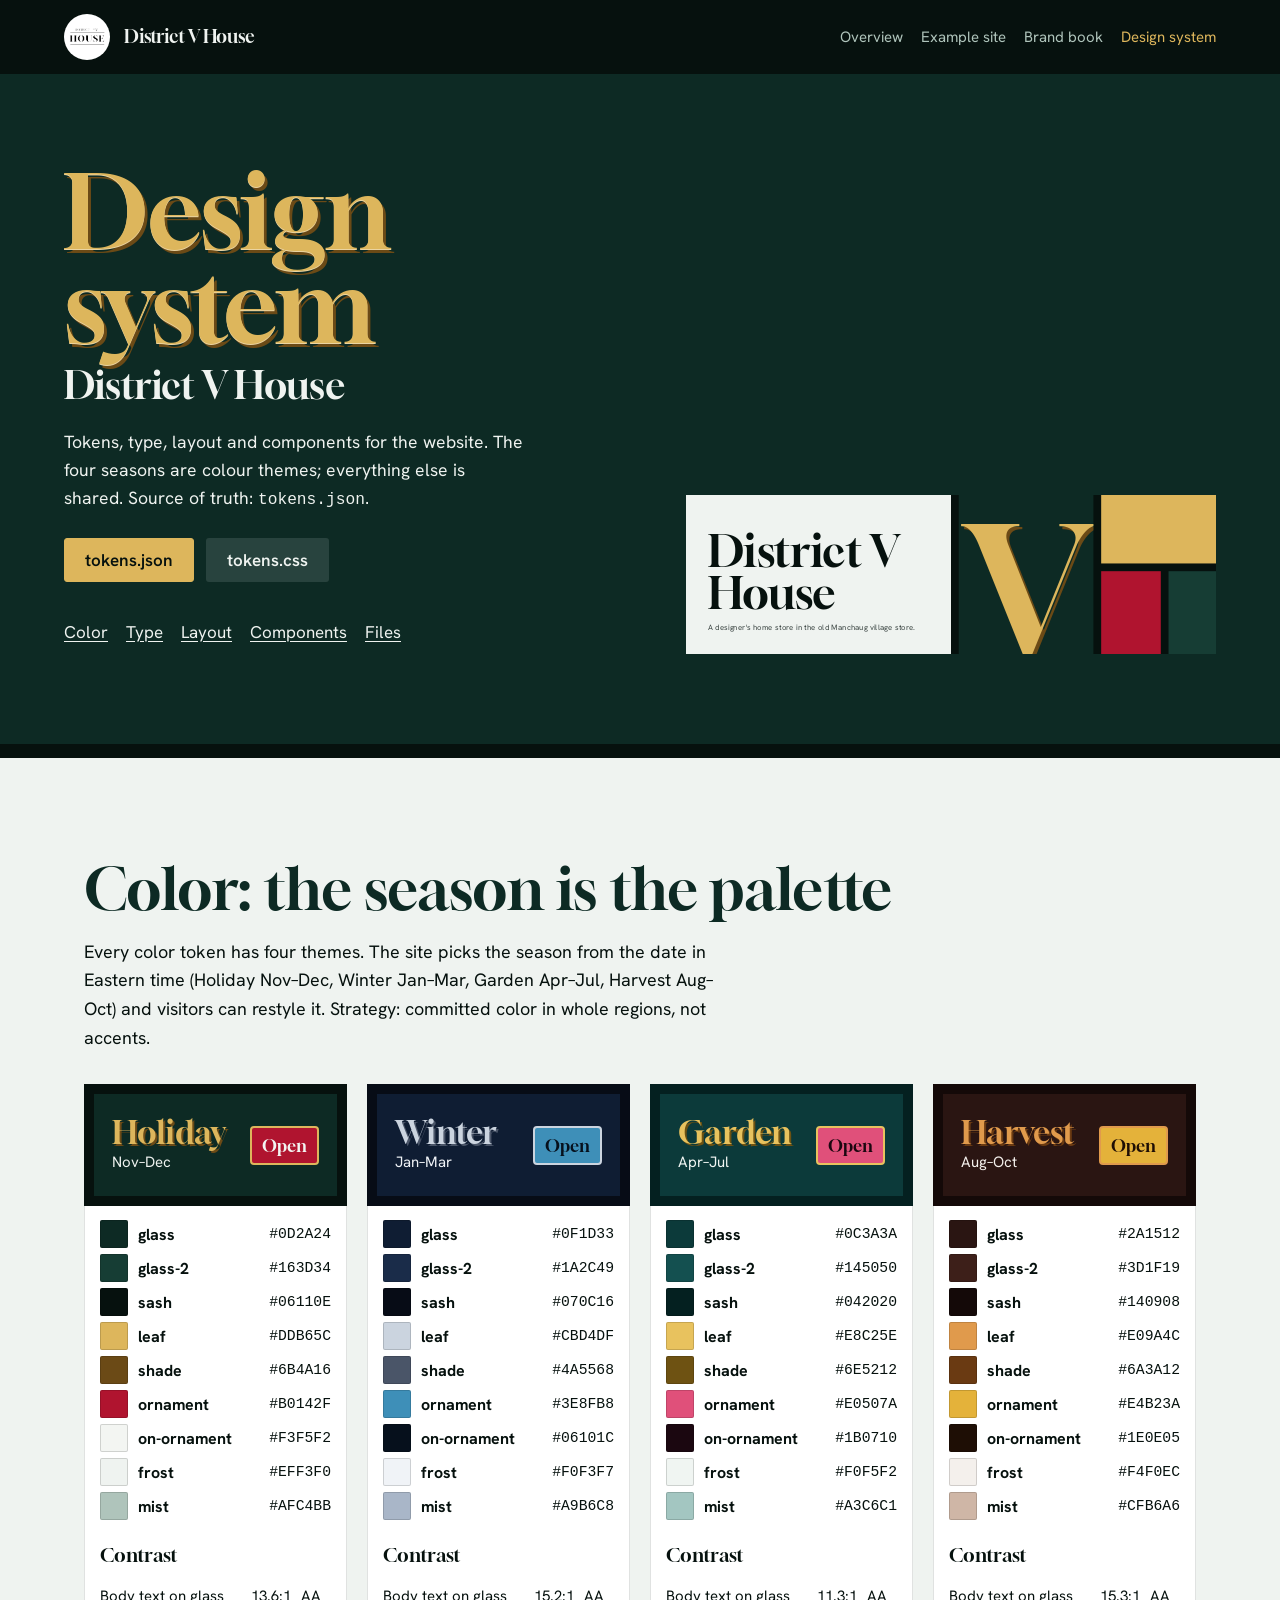
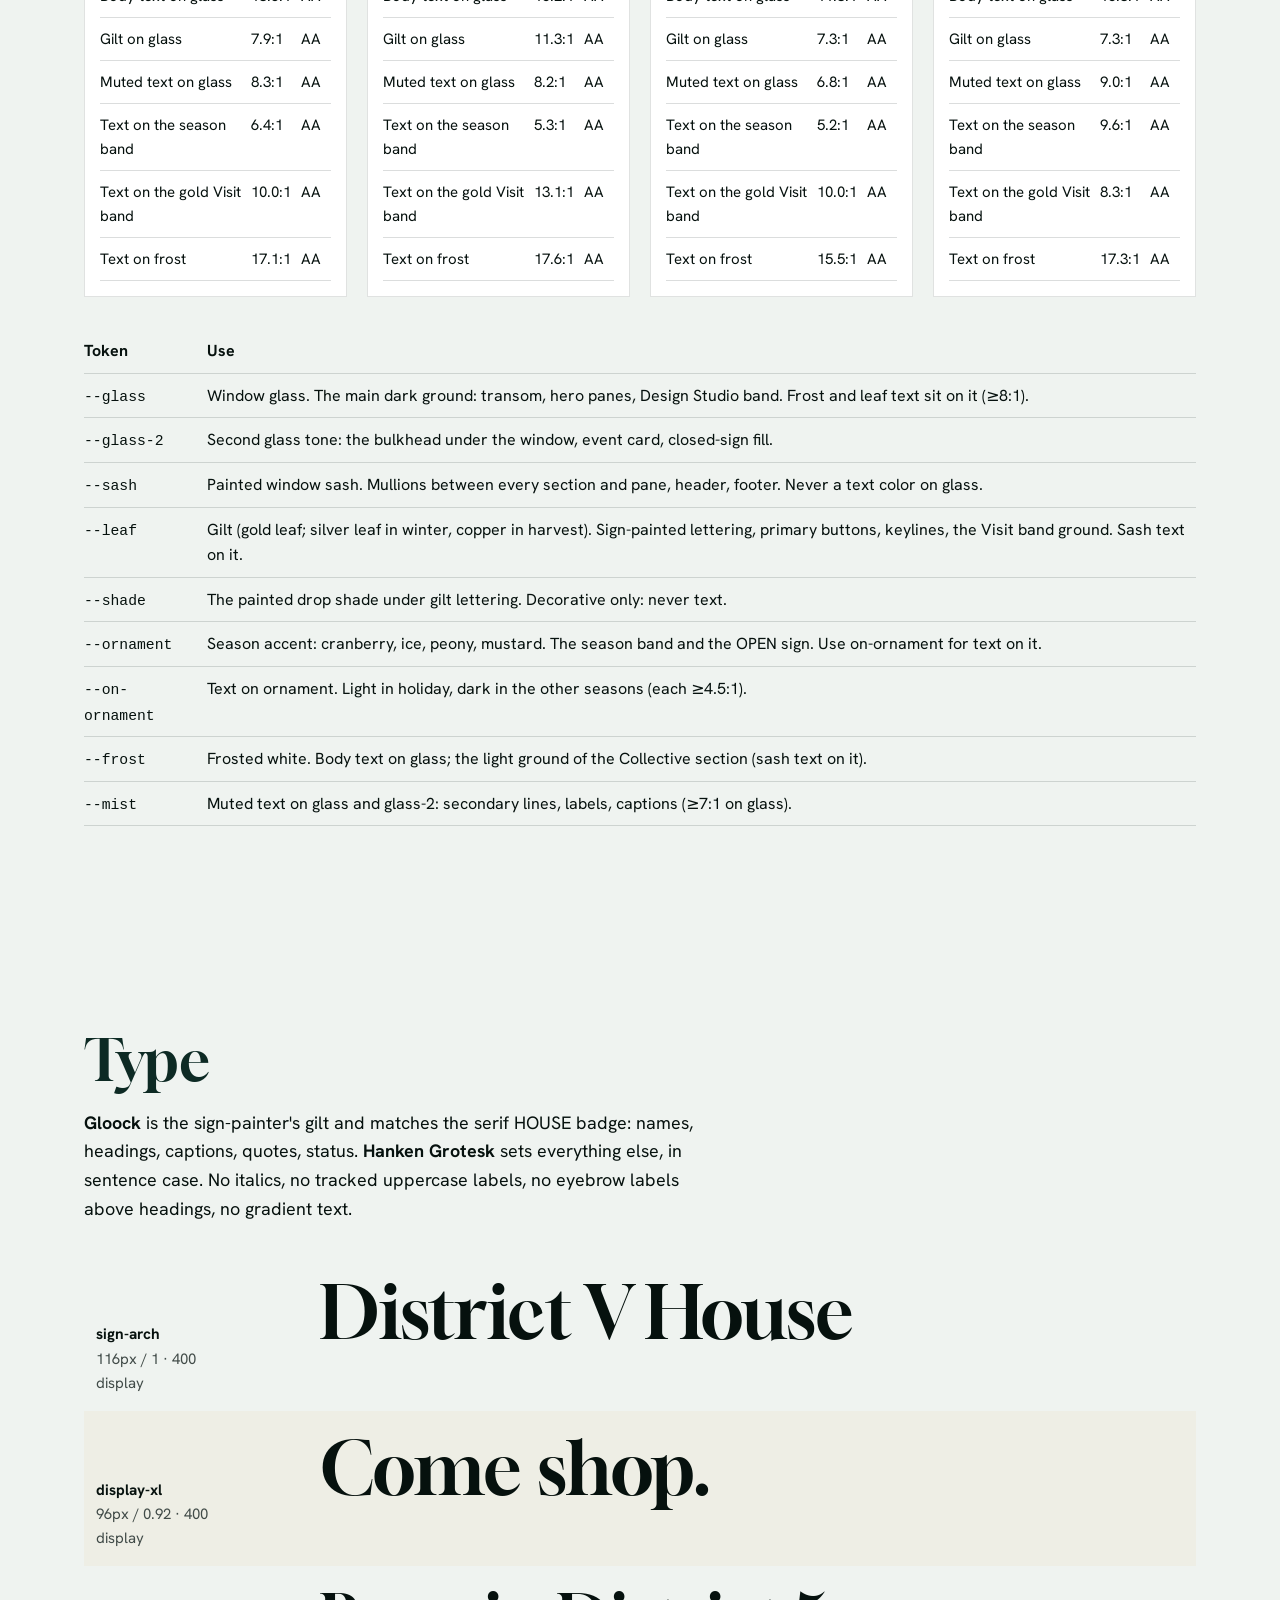
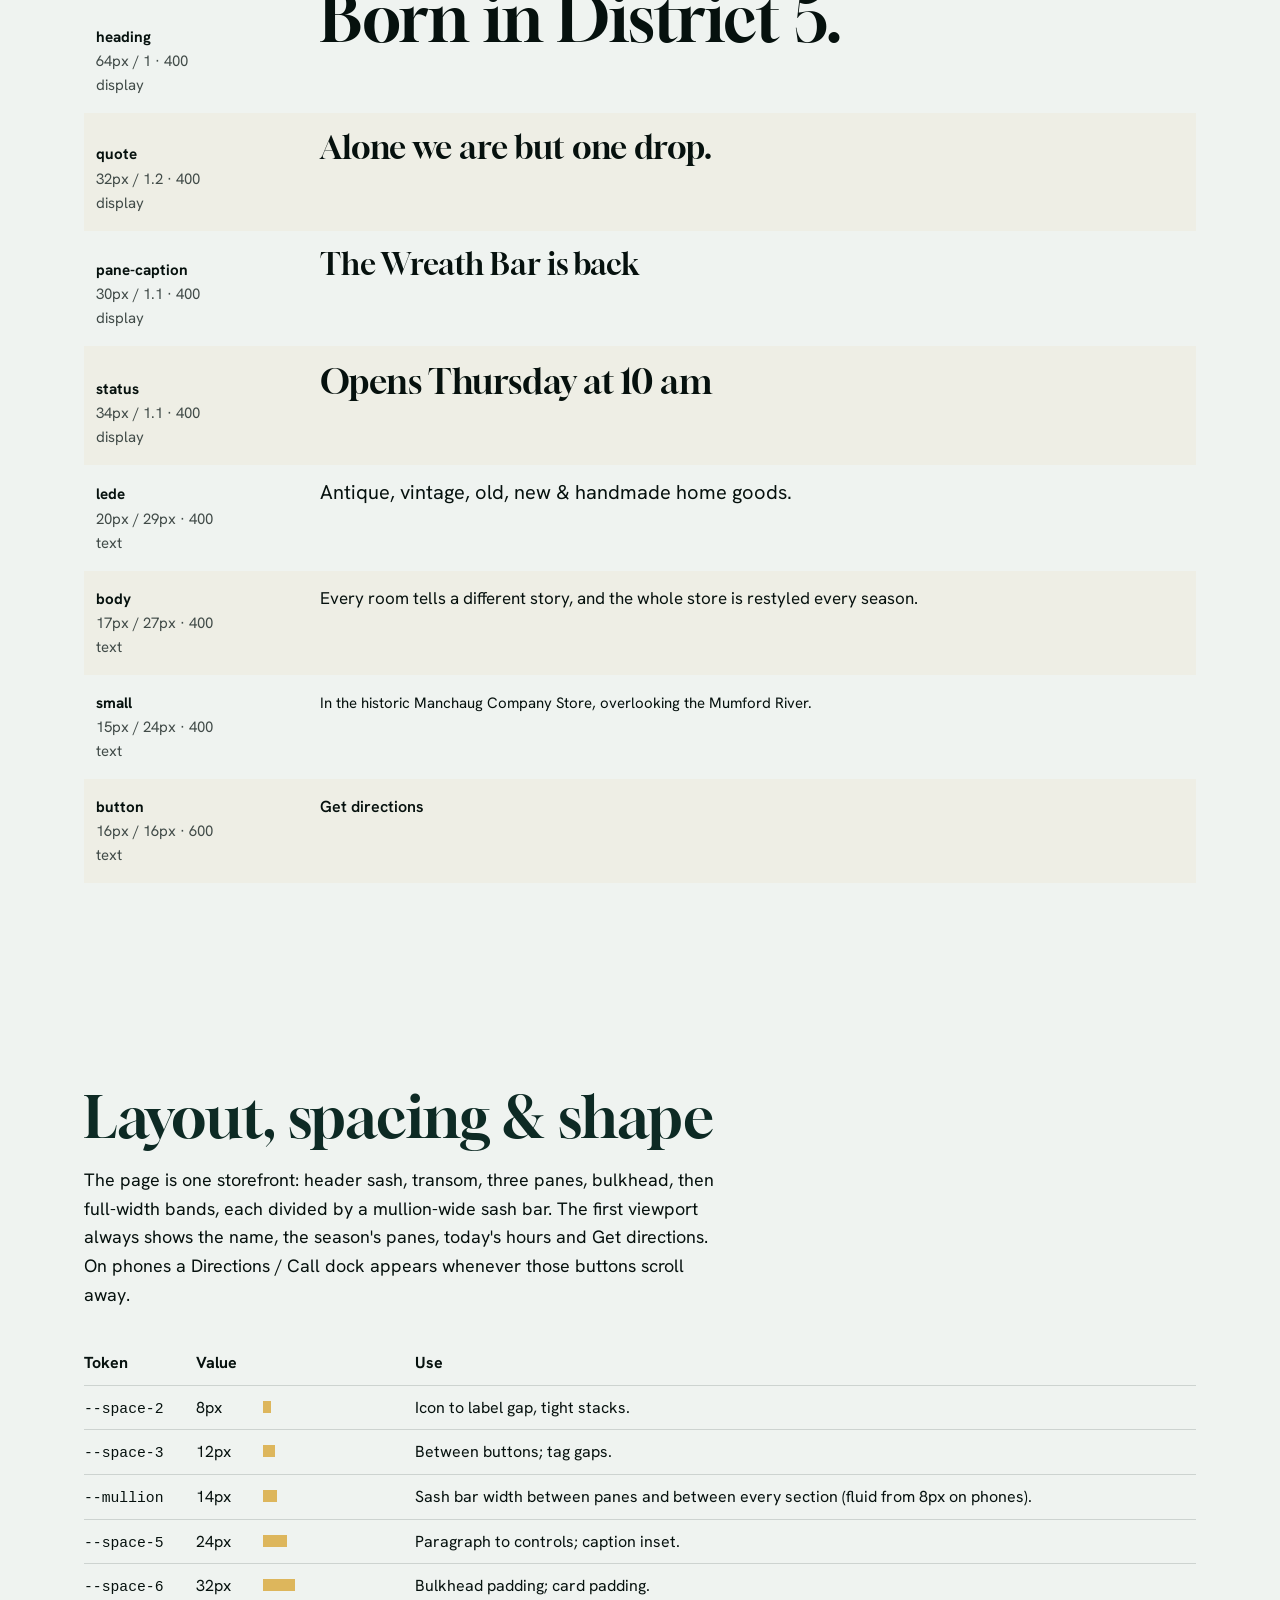
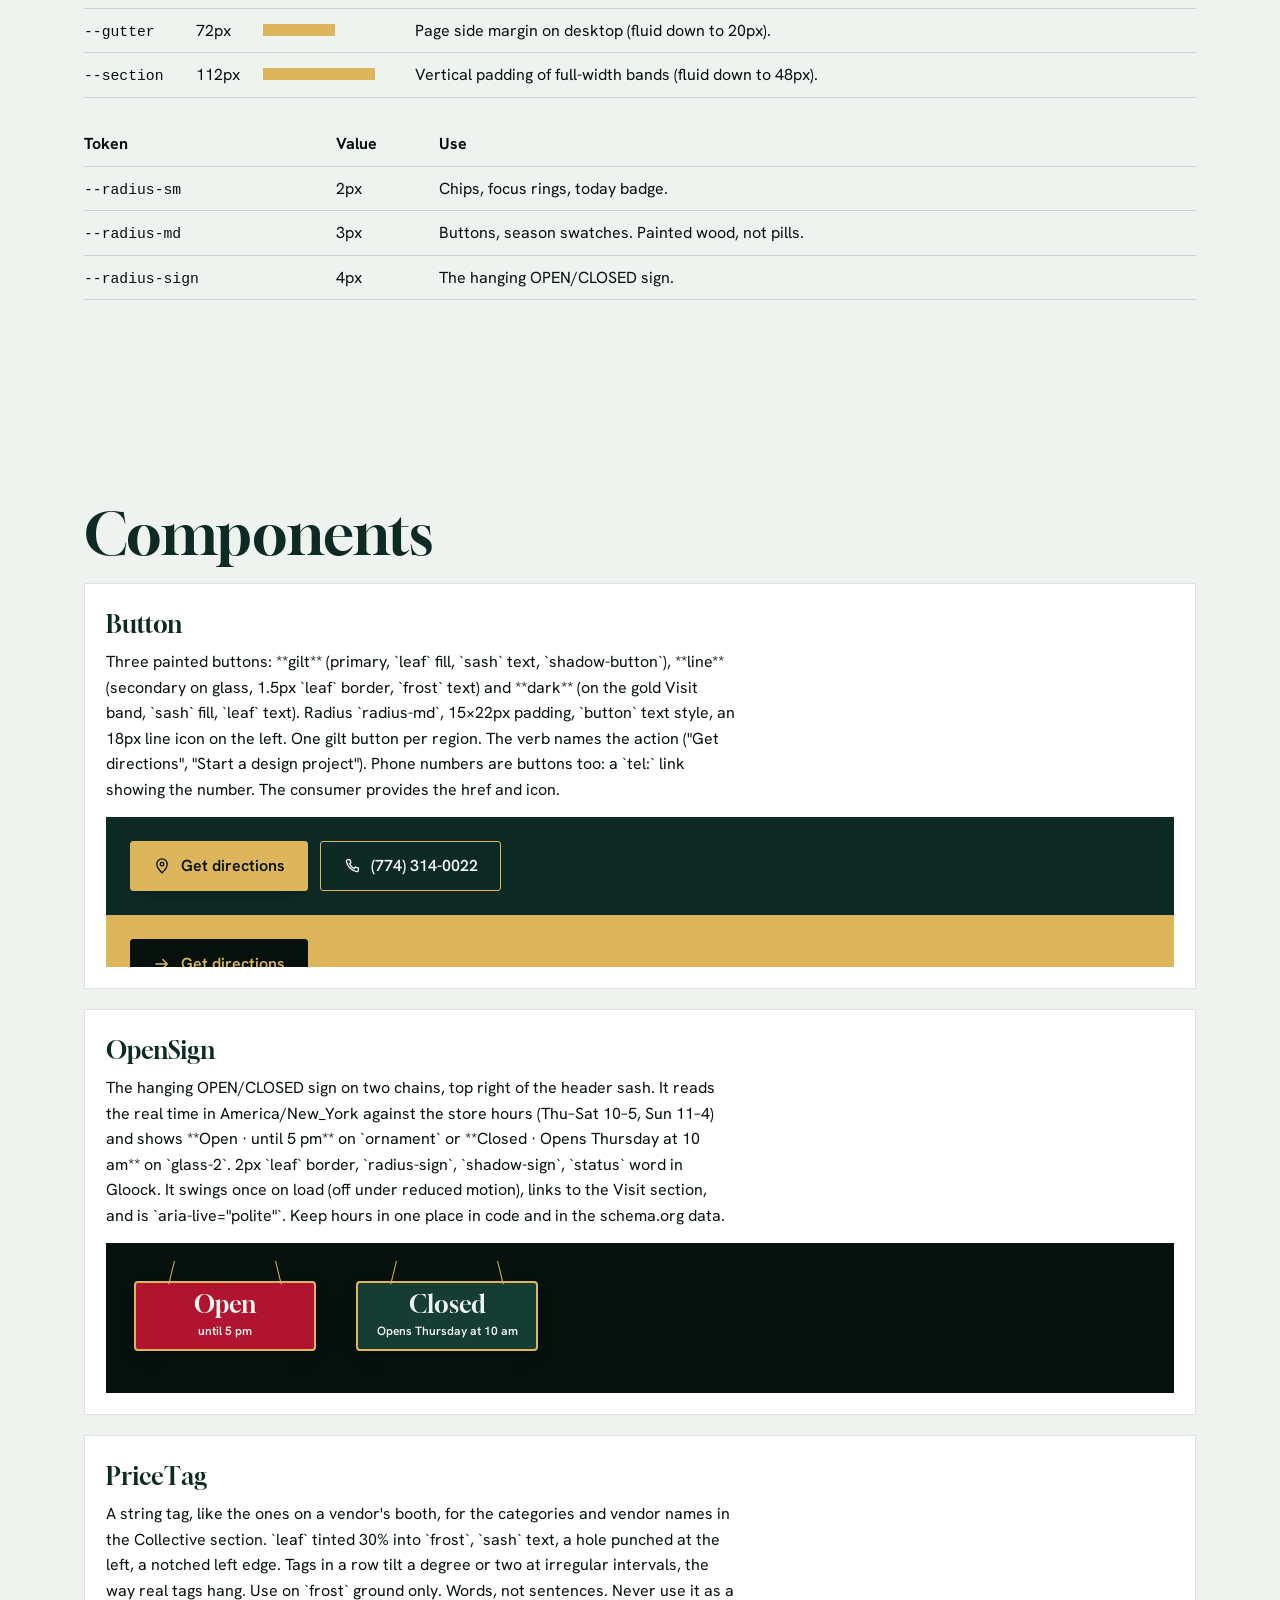
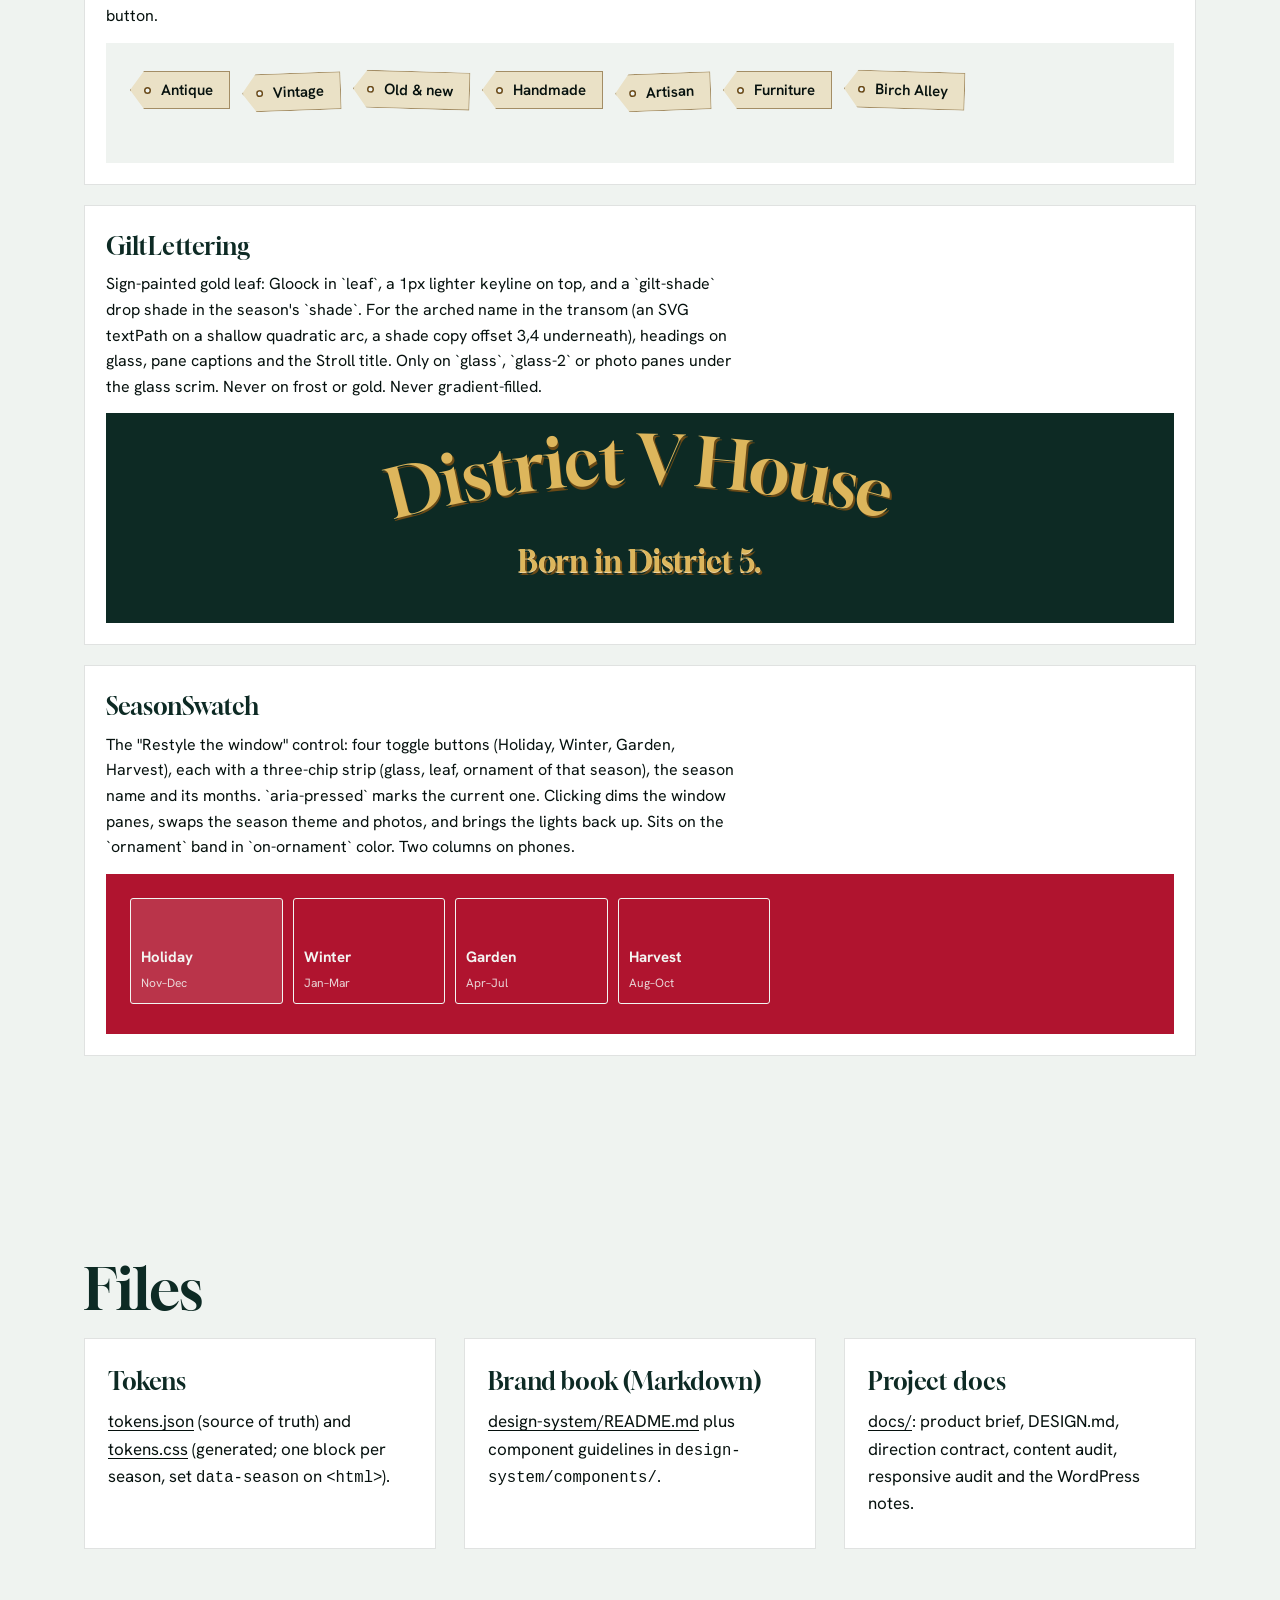
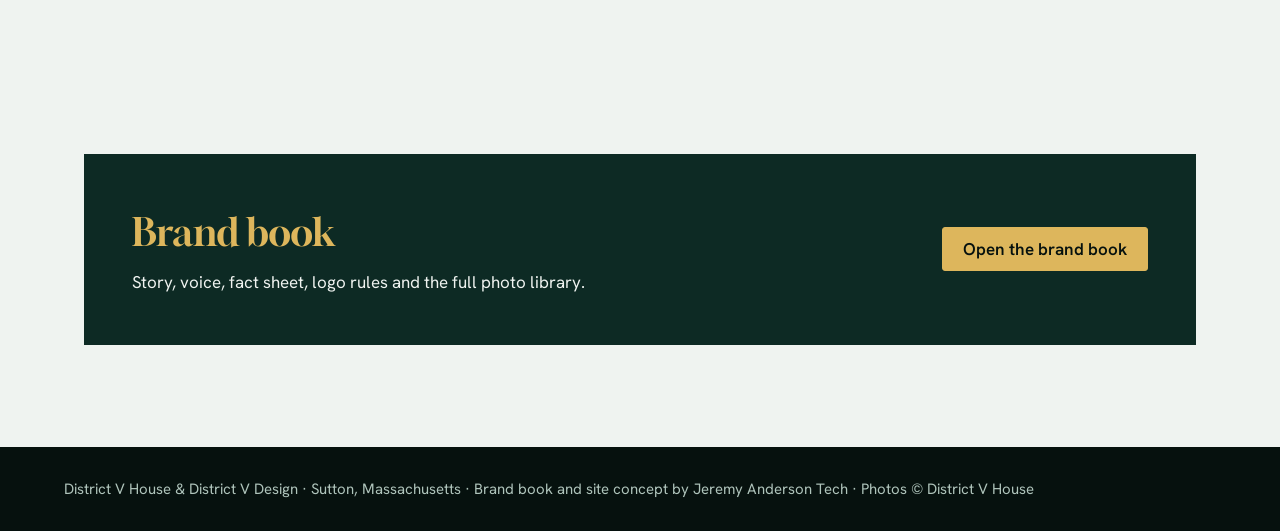
<file: design-system/index.html>
<!DOCTYPE html>
<html lang="en">
<head>
<meta charset="utf-8">
<meta name="viewport" content="width=device-width, initial-scale=1">
<meta name="robots" content="noindex">
<title>District V House · Design System</title>
<meta name="description" content="Design system for the District V House website: season colour tokens with contrast, type scale, spacing, components and token files.">
<link rel="stylesheet" href="../assets/fonts/fonts.css">
<link rel="stylesheet" href="../design-system/tokens.css">
<style>
*{box-sizing:border-box}
body{margin:0;background:var(--frost);color:var(--sash);font:17px/1.6 var(--font-text);-webkit-font-smoothing:antialiased}
::selection{background:var(--leaf);color:var(--sash)}
a{color:inherit;text-underline-offset:.2em}
:focus-visible{outline:3px solid var(--sash);outline-offset:2px;box-shadow:0 0 0 2px var(--leaf)}
.sr-only{position:absolute;width:1px;height:1px;overflow:hidden;clip:rect(0 0 0 0);white-space:nowrap}
code{font:.92em ui-monospace,SFMono-Regular,Menlo,monospace}
.top{background:var(--sash);color:var(--frost);display:flex;gap:20px;align-items:center;padding:14px max(20px,5vw);position:sticky;top:0;z-index:5}
.top img{width:46px;height:46px;border-radius:50%;background:#fff;padding:4px;object-fit:contain}
.top b{font-family:var(--font-display);font-weight:400;font-size:1.15rem}
.top nav{margin-left:auto;display:flex;gap:6px 18px;flex-wrap:wrap;justify-content:flex-end}
.top nav a{text-decoration:none;font-size:.9375rem;color:var(--mist);padding:10px 0}
.top nav a:hover{color:var(--leaf)}
.cover{background:var(--glass);border-bottom:14px solid var(--sash);padding:clamp(40px,7vw,96px) max(20px,5vw);display:grid;grid-template-columns:minmax(0,1.1fr) minmax(0,1fr);gap:40px;align-items:end}
.cover h1{margin:0;font-family:var(--font-display);font-weight:400;font-size:clamp(3rem,8vw,6.5rem);line-height:.92;color:var(--leaf);text-shadow:0 1px 0 color-mix(in oklab,var(--leaf) 60%,white),3px 4px 0 var(--shade)}
.cover .h1-sub{font-family:var(--font-display);font-size:clamp(1.6rem,3vw,2.4rem);line-height:1.1;margin:.3em 0 0;color:var(--frost)}
.cover p{color:var(--frost);max-width:46ch;margin:22px 0 0;font-size:1.1rem}
.cover .links{display:flex;gap:12px;flex-wrap:wrap;margin-top:26px}
.btn{display:inline-flex;align-items:center;min-height:44px;padding:0 20px;border-radius:3px;border:1.5px solid var(--leaf);font-weight:600;text-decoration:none}
.btn.gilt{background:var(--leaf);color:var(--sash)}.btn.line{color:var(--frost);border-color:transparent;background:color-mix(in oklab,var(--frost) 12%,transparent)}
.cover-frame{width:960px;height:288px;border:0;display:block;background:var(--frost);transform-origin:0 0}
.cover-wrap{overflow:hidden;aspect-ratio:960/288}
main{max-width:1240px;margin:0 auto;padding:0 max(20px,5vw)}
section{padding:clamp(56px,8vw,120px) 0}
section > h2{font-family:var(--font-display);font-weight:400;font-size:clamp(2.2rem,4.5vw,3.6rem);line-height:1;margin:0 0 20px;color:var(--glass)}
section > .lede{max-width:64ch;font-size:1.12rem;margin:0 0 32px}
.cols{display:grid;grid-template-columns:repeat(auto-fit,minmax(min(100%,300px),1fr));gap:28px}
.card{background:#fff;padding:24px;box-shadow:inset 0 0 0 1px color-mix(in oklab,var(--sash) 12%,transparent)}
.card h3{margin:0 0 8px;font-family:var(--font-display);font-weight:400;font-size:1.5rem;color:var(--glass)}
.card p,.card li{margin:0 0 8px}
table{border-collapse:collapse;width:100%;font-size:1rem}
th,td{text-align:left;padding:9px 10px 9px 0;border-bottom:1px solid color-mix(in oklab,var(--sash) 14%,transparent);vertical-align:top}
.num{font-variant-numeric:tabular-nums;white-space:nowrap}
.facts th{width:13rem;font-weight:600}
.seasons{display:grid;grid-template-columns:repeat(auto-fit,minmax(min(100%,260px),1fr));gap:20px}
.season{background:#fff;box-shadow:inset 0 0 0 1px color-mix(in oklab,var(--sash) 12%,transparent)}
.season-face{background:var(--g);border:10px solid var(--s);padding:22px 18px;display:grid;grid-template-columns:1fr auto;gap:2px 10px;align-items:center}
.season-name{font-family:var(--font-display);font-size:2rem;color:var(--l);text-shadow:2px 2px 0 var(--sh);line-height:1}
.season-months{color:var(--f);font-size:.9375rem;grid-row:2}
.season-orn{grid-row:span 2;background:var(--o);color:var(--oo);border:2px solid var(--l);border-radius:4px;padding:4px 10px;font-family:var(--font-display)}
.swatches{list-style:none;margin:0;padding:14px 16px;display:grid;gap:6px}
.swatches li{display:grid;grid-template-columns:28px 1fr auto;gap:10px;align-items:center;font-size:1rem}
.chip{width:28px;height:28px;border-radius:2px;box-shadow:inset 0 0 0 1px rgb(0 0 0/.15)}
.contrast{margin:0 16px 16px;width:calc(100% - 32px);font-size:.9375rem}
.contrast caption{text-align:left;font-family:var(--font-display);font-size:1.2rem;padding:6px 0 4px}
.type-row{display:grid;grid-template-columns:200px 1fr;gap:24px;padding:16px 12px;align-items:baseline}
.type-row:nth-child(even){background:color-mix(in oklab,var(--leaf) 8%,var(--frost))}
.type-meta{display:grid;font-size:.9375rem;color:color-mix(in oklab,var(--sash) 70%,var(--frost))}
.type-meta b{color:var(--sash);font-size:.95rem}
.type-sample{overflow-wrap:anywhere}
.bar{display:inline-block;height:12px;background:var(--leaf);max-width:100%}
.comp{background:#fff;padding:22px;box-shadow:inset 0 0 0 1px color-mix(in oklab,var(--sash) 12%,transparent)}
.comp h3{margin:0 0 6px;font-family:var(--font-display);font-weight:400;font-size:1.5rem;color:var(--glass)}
.comp p{margin:0 0 14px;font-size:1rem;max-width:70ch}
.comp iframe{width:100%;border:0;display:block}
.comp:focus-within{outline:3px solid var(--sash);outline-offset:4px;box-shadow:0 0 0 7px var(--leaf)}
.comps{display:grid;gap:20px}
.logo-row{display:flex;flex-wrap:wrap;gap:20px;align-items:center}
.logo-row .tile{width:180px;height:180px;display:grid;place-items:center}
.logo-row .on-light{background:#fff;box-shadow:inset 0 0 0 1px rgb(0 0 0/.1)}
.logo-row .on-dark{background:var(--glass)}
.logo-row .on-dark img{border-radius:50%;background:#fff;padding:10px;width:130px;height:130px;object-fit:contain}
.logo-row .on-light img{width:150px}
.do{color:#11603a;font-weight:700}.dont{color:#9b1c1c;font-weight:700}
.library{display:grid;grid-template-columns:repeat(auto-fill,minmax(160px,1fr));gap:10px}
.library figure{margin:0;background:#fff;box-shadow:inset 0 0 0 1px color-mix(in oklab,var(--sash) 12%,transparent)}
.library img{width:100%;aspect-ratio:1;object-fit:cover;display:block}
.library figcaption{padding:6px 8px;font-size:.875rem;display:grid;overflow-wrap:anywhere;min-width:0}
.library em{font-style:normal;color:var(--ornament);font-weight:600}
.icons{display:grid;grid-template-columns:repeat(auto-fit,minmax(110px,1fr));gap:22px}
.icons figure{margin:0;padding:24px 10px;background:#fff;text-align:center;font-size:.9375rem}
.icons svg{width:48px;height:48px;color:var(--glass);display:block;margin:0 auto 10px}
footer{background:var(--sash);color:var(--mist);padding:30px max(20px,5vw);font-size:.9375rem}
@media(max-width:760px){.cover{grid-template-columns:1fr}.type-row{grid-template-columns:1fr;gap:6px}.top nav{display:none}}

.skip-link{position:absolute;left:12px;top:-80px;z-index:50;background:var(--leaf);color:var(--sash);padding:10px 16px;font-weight:600}
.skip-link:focus{top:12px}
.top-home{display:flex;align-items:center;gap:14px;text-decoration:none}
.top nav a[aria-current="page"]{color:var(--leaf)}
.onpage{display:flex;flex-wrap:wrap;gap:8px 18px;margin-top:28px}
.onpage a{color:var(--frost);min-height:44px;display:inline-flex;align-items:center}
.next{background:var(--glass);color:var(--frost);padding:clamp(28px,4vw,48px);display:flex;flex-wrap:wrap;gap:20px;align-items:center;justify-content:space-between}
.next p{margin:0;max-width:52ch}
.next h2{margin:0 0 6px;font-family:var(--font-display);font-weight:400;color:var(--leaf);font-size:clamp(1.8rem,3vw,2.6rem)}
</style>
</head>
<body>
<a class="skip-link" href="#main">Skip to content</a>
<header class="top">
  <a class="top-home" href="../"><img src="../assets/photos/District-3.png" alt=""><b>District V House</b></a>
  <nav aria-label="Pitch"><a href="../">Overview</a><a href="../site/">Example site</a><a href="../brand/">Brand book</a><a href="../design-system/" aria-current="page">Design system</a></nav>
</header>
<section class="cover" aria-label="Cover">
  <div>
    <h1>Design system</h1>
    <p class="h1-sub">District V House</p>
    <p>Tokens, type, layout and components for the website. The four seasons are colour themes; everything else is shared. Source of truth: <code>tokens.json</code>.</p>
    <div class="links"><a class="btn gilt" href="tokens.json">tokens.json</a><a class="btn line" href="tokens.css">tokens.css</a></div>
    <nav class="onpage" aria-label="On this page"><a href="#color">Color</a><a href="#type">Type</a><a href="#layout">Layout</a><a href="#components">Components</a><a href="#files">Files</a></nav>
  </div>
  <div class="cover-wrap" aria-hidden="true"><iframe class="cover-frame" src="cover/preview.html" title="Design system cover" scrolling="no" tabindex="-1"></iframe></div>
</section>
<main id="main">
<section id="color">
  <h2>Color: the season is the palette</h2>
  <p class="lede">Every color token has four themes. The site picks the season from the date in Eastern time (Holiday Nov–Dec, Winter Jan–Mar, Garden Apr–Jul, Harvest Aug–Oct) and visitors can restyle it. Strategy: committed color in whole regions, not accents.</p>
  <div class="seasons"><article class="season" style="--g:#0D2A24;--l:#DDB65C;--o:#B0142F;--oo:#F3F5F2;--f:#EFF3F0;--s:#06110E;--sh:#6B4A16">
  <div class="season-face"><span class="season-name">Holiday</span><span class="season-months">Nov–Dec</span><span class="season-orn">Open</span></div>
  <ul class="swatches"><li><span class="chip" style="background:#0D2A24"></span><b>glass</b><code>#0D2A24</code></li><li><span class="chip" style="background:#163D34"></span><b>glass-2</b><code>#163D34</code></li><li><span class="chip" style="background:#06110E"></span><b>sash</b><code>#06110E</code></li><li><span class="chip" style="background:#DDB65C"></span><b>leaf</b><code>#DDB65C</code></li><li><span class="chip" style="background:#6B4A16"></span><b>shade</b><code>#6B4A16</code></li><li><span class="chip" style="background:#B0142F"></span><b>ornament</b><code>#B0142F</code></li><li><span class="chip" style="background:#F3F5F2"></span><b>on-ornament</b><code>#F3F5F2</code></li><li><span class="chip" style="background:#EFF3F0"></span><b>frost</b><code>#EFF3F0</code></li><li><span class="chip" style="background:#AFC4BB"></span><b>mist</b><code>#AFC4BB</code></li></ul>
  <table class="contrast"><caption>Contrast</caption><tr><td>Body text on glass</td><td class="num">13.6:1</td><td>AA</td></tr><tr><td>Gilt on glass</td><td class="num">7.9:1</td><td>AA</td></tr><tr><td>Muted text on glass</td><td class="num">8.3:1</td><td>AA</td></tr><tr><td>Text on the season band</td><td class="num">6.4:1</td><td>AA</td></tr><tr><td>Text on the gold Visit band</td><td class="num">10.0:1</td><td>AA</td></tr><tr><td>Text on frost</td><td class="num">17.1:1</td><td>AA</td></tr></table>
</article><article class="season" style="--g:#0F1D33;--l:#CBD4DF;--o:#3E8FB8;--oo:#06101C;--f:#F0F3F7;--s:#070C16;--sh:#4A5568">
  <div class="season-face"><span class="season-name">Winter</span><span class="season-months">Jan–Mar</span><span class="season-orn">Open</span></div>
  <ul class="swatches"><li><span class="chip" style="background:#0F1D33"></span><b>glass</b><code>#0F1D33</code></li><li><span class="chip" style="background:#1A2C49"></span><b>glass-2</b><code>#1A2C49</code></li><li><span class="chip" style="background:#070C16"></span><b>sash</b><code>#070C16</code></li><li><span class="chip" style="background:#CBD4DF"></span><b>leaf</b><code>#CBD4DF</code></li><li><span class="chip" style="background:#4A5568"></span><b>shade</b><code>#4A5568</code></li><li><span class="chip" style="background:#3E8FB8"></span><b>ornament</b><code>#3E8FB8</code></li><li><span class="chip" style="background:#06101C"></span><b>on-ornament</b><code>#06101C</code></li><li><span class="chip" style="background:#F0F3F7"></span><b>frost</b><code>#F0F3F7</code></li><li><span class="chip" style="background:#A9B6C8"></span><b>mist</b><code>#A9B6C8</code></li></ul>
  <table class="contrast"><caption>Contrast</caption><tr><td>Body text on glass</td><td class="num">15.2:1</td><td>AA</td></tr><tr><td>Gilt on glass</td><td class="num">11.3:1</td><td>AA</td></tr><tr><td>Muted text on glass</td><td class="num">8.2:1</td><td>AA</td></tr><tr><td>Text on the season band</td><td class="num">5.3:1</td><td>AA</td></tr><tr><td>Text on the gold Visit band</td><td class="num">13.1:1</td><td>AA</td></tr><tr><td>Text on frost</td><td class="num">17.6:1</td><td>AA</td></tr></table>
</article><article class="season" style="--g:#0C3A3A;--l:#E8C25E;--o:#E0507A;--oo:#1B0710;--f:#F0F5F2;--s:#042020;--sh:#6E5212">
  <div class="season-face"><span class="season-name">Garden</span><span class="season-months">Apr–Jul</span><span class="season-orn">Open</span></div>
  <ul class="swatches"><li><span class="chip" style="background:#0C3A3A"></span><b>glass</b><code>#0C3A3A</code></li><li><span class="chip" style="background:#145050"></span><b>glass-2</b><code>#145050</code></li><li><span class="chip" style="background:#042020"></span><b>sash</b><code>#042020</code></li><li><span class="chip" style="background:#E8C25E"></span><b>leaf</b><code>#E8C25E</code></li><li><span class="chip" style="background:#6E5212"></span><b>shade</b><code>#6E5212</code></li><li><span class="chip" style="background:#E0507A"></span><b>ornament</b><code>#E0507A</code></li><li><span class="chip" style="background:#1B0710"></span><b>on-ornament</b><code>#1B0710</code></li><li><span class="chip" style="background:#F0F5F2"></span><b>frost</b><code>#F0F5F2</code></li><li><span class="chip" style="background:#A3C6C1"></span><b>mist</b><code>#A3C6C1</code></li></ul>
  <table class="contrast"><caption>Contrast</caption><tr><td>Body text on glass</td><td class="num">11.3:1</td><td>AA</td></tr><tr><td>Gilt on glass</td><td class="num">7.3:1</td><td>AA</td></tr><tr><td>Muted text on glass</td><td class="num">6.8:1</td><td>AA</td></tr><tr><td>Text on the season band</td><td class="num">5.2:1</td><td>AA</td></tr><tr><td>Text on the gold Visit band</td><td class="num">10.0:1</td><td>AA</td></tr><tr><td>Text on frost</td><td class="num">15.5:1</td><td>AA</td></tr></table>
</article><article class="season" style="--g:#2A1512;--l:#E09A4C;--o:#E4B23A;--oo:#1E0E05;--f:#F4F0EC;--s:#140908;--sh:#6A3A12">
  <div class="season-face"><span class="season-name">Harvest</span><span class="season-months">Aug–Oct</span><span class="season-orn">Open</span></div>
  <ul class="swatches"><li><span class="chip" style="background:#2A1512"></span><b>glass</b><code>#2A1512</code></li><li><span class="chip" style="background:#3D1F19"></span><b>glass-2</b><code>#3D1F19</code></li><li><span class="chip" style="background:#140908"></span><b>sash</b><code>#140908</code></li><li><span class="chip" style="background:#E09A4C"></span><b>leaf</b><code>#E09A4C</code></li><li><span class="chip" style="background:#6A3A12"></span><b>shade</b><code>#6A3A12</code></li><li><span class="chip" style="background:#E4B23A"></span><b>ornament</b><code>#E4B23A</code></li><li><span class="chip" style="background:#1E0E05"></span><b>on-ornament</b><code>#1E0E05</code></li><li><span class="chip" style="background:#F4F0EC"></span><b>frost</b><code>#F4F0EC</code></li><li><span class="chip" style="background:#CFB6A6"></span><b>mist</b><code>#CFB6A6</code></li></ul>
  <table class="contrast"><caption>Contrast</caption><tr><td>Body text on glass</td><td class="num">15.3:1</td><td>AA</td></tr><tr><td>Gilt on glass</td><td class="num">7.3:1</td><td>AA</td></tr><tr><td>Muted text on glass</td><td class="num">9.0:1</td><td>AA</td></tr><tr><td>Text on the season band</td><td class="num">9.6:1</td><td>AA</td></tr><tr><td>Text on the gold Visit band</td><td class="num">8.3:1</td><td>AA</td></tr><tr><td>Text on frost</td><td class="num">17.3:1</td><td>AA</td></tr></table>
</article></div>
  <table style="margin-top:32px"><thead><tr><th>Token</th><th>Use</th></tr></thead><tbody><tr><td><code>--glass</code></td><td>Window glass. The main dark ground: transom, hero panes, Design Studio band. Frost and leaf text sit on it (≥8:1).</td></tr><tr><td><code>--glass-2</code></td><td>Second glass tone: the bulkhead under the window, event card, closed-sign fill.</td></tr><tr><td><code>--sash</code></td><td>Painted window sash. Mullions between every section and pane, header, footer. Never a text color on glass.</td></tr><tr><td><code>--leaf</code></td><td>Gilt (gold leaf; silver leaf in winter, copper in harvest). Sign-painted lettering, primary buttons, keylines, the Visit band ground. Sash text on it.</td></tr><tr><td><code>--shade</code></td><td>The painted drop shade under gilt lettering. Decorative only: never text.</td></tr><tr><td><code>--ornament</code></td><td>Season accent: cranberry, ice, peony, mustard. The season band and the OPEN sign. Use on-ornament for text on it.</td></tr><tr><td><code>--on-ornament</code></td><td>Text on ornament. Light in holiday, dark in the other seasons (each ≥4.5:1).</td></tr><tr><td><code>--frost</code></td><td>Frosted white. Body text on glass; the light ground of the Collective section (sash text on it).</td></tr><tr><td><code>--mist</code></td><td>Muted text on glass and glass-2: secondary lines, labels, captions (≥7:1 on glass).</td></tr></tbody></table>
</section>
<section id="type">
  <h2>Type</h2>
  <p class="lede"><b>Gloock</b> is the sign-painter's gilt and matches the serif HOUSE badge: names, headings, captions, quotes, status. <b>Hanken Grotesk</b> sets everything else, in sentence case. No italics, no tracked uppercase labels, no eyebrow labels above headings, no gradient text.</p>
  <div class="type-row"><div class="type-meta"><b>sign-arch</b><span>116px / 1 · 400</span><span>display</span></div><div class="type-sample" style="font-family:&quot;Gloock&quot;, &quot;Didot&quot;, &quot;Bodoni 72&quot;, serif;font-size:72px;line-height:1.15;font-weight:400;">District V House</div></div><div class="type-row"><div class="type-meta"><b>display-xl</b><span>96px / 0.92 · 400</span><span>display</span></div><div class="type-sample" style="font-family:&quot;Gloock&quot;, &quot;Didot&quot;, &quot;Bodoni 72&quot;, serif;font-size:72px;line-height:1.15;font-weight:400;">Come shop.</div></div><div class="type-row"><div class="type-meta"><b>heading</b><span>64px / 1 · 400</span><span>display</span></div><div class="type-sample" style="font-family:&quot;Gloock&quot;, &quot;Didot&quot;, &quot;Bodoni 72&quot;, serif;font-size:64px;line-height:1.15;font-weight:400;">Born in District 5.</div></div><div class="type-row"><div class="type-meta"><b>quote</b><span>32px / 1.2 · 400</span><span>display</span></div><div class="type-sample" style="font-family:&quot;Gloock&quot;, &quot;Didot&quot;, &quot;Bodoni 72&quot;, serif;font-size:32px;line-height:1.15;font-weight:400;">Alone we are but one drop.</div></div><div class="type-row"><div class="type-meta"><b>pane-caption</b><span>30px / 1.1 · 400</span><span>display</span></div><div class="type-sample" style="font-family:&quot;Gloock&quot;, &quot;Didot&quot;, &quot;Bodoni 72&quot;, serif;font-size:30px;line-height:1.15;font-weight:400;">The Wreath Bar is back</div></div><div class="type-row"><div class="type-meta"><b>status</b><span>34px / 1.1 · 400</span><span>display</span></div><div class="type-sample" style="font-family:&quot;Gloock&quot;, &quot;Didot&quot;, &quot;Bodoni 72&quot;, serif;font-size:34px;line-height:1.15;font-weight:400;">Opens Thursday at 10 am</div></div><div class="type-row"><div class="type-meta"><b>lede</b><span>20px / 29px · 400</span><span>text</span></div><div class="type-sample" style="font-family:&quot;Hanken Grotesk&quot;, system-ui, sans-serif;font-size:20px;line-height:1.15;font-weight:400;">Antique, vintage, old, new &amp; handmade home goods.</div></div><div class="type-row"><div class="type-meta"><b>body</b><span>17px / 27px · 400</span><span>text</span></div><div class="type-sample" style="font-family:&quot;Hanken Grotesk&quot;, system-ui, sans-serif;font-size:17px;line-height:1.15;font-weight:400;">Every room tells a different story, and the whole store is restyled every season.</div></div><div class="type-row"><div class="type-meta"><b>small</b><span>15px / 24px · 400</span><span>text</span></div><div class="type-sample" style="font-family:&quot;Hanken Grotesk&quot;, system-ui, sans-serif;font-size:15px;line-height:1.15;font-weight:400;">In the historic Manchaug Company Store, overlooking the Mumford River.</div></div><div class="type-row"><div class="type-meta"><b>button</b><span>16px / 16px · 600</span><span>text</span></div><div class="type-sample" style="font-family:&quot;Hanken Grotesk&quot;, system-ui, sans-serif;font-size:16px;line-height:1.15;font-weight:600;">Get directions</div></div>
</section>
<section id="layout">
  <h2>Layout, spacing &amp; shape</h2>
  <p class="lede">The page is one storefront: header sash, transom, three panes, bulkhead, then full-width bands, each divided by a mullion-wide sash bar. The first viewport always shows the name, the season's panes, today's hours and Get directions. On phones a Directions / Call dock appears whenever those buttons scroll away.</p>
  <table><thead><tr><th>Token</th><th>Value</th><th><span class="sr-only">Scale</span></th><th>Use</th></tr></thead><tbody><tr><td><code>--space-2</code></td><td class="num">8px</td><td><span class="bar" style="width:8px"></span></td><td>Icon to label gap, tight stacks.</td></tr><tr><td><code>--space-3</code></td><td class="num">12px</td><td><span class="bar" style="width:12px"></span></td><td>Between buttons; tag gaps.</td></tr><tr><td><code>--mullion</code></td><td class="num">14px</td><td><span class="bar" style="width:14px"></span></td><td>Sash bar width between panes and between every section (fluid from 8px on phones).</td></tr><tr><td><code>--space-5</code></td><td class="num">24px</td><td><span class="bar" style="width:24px"></span></td><td>Paragraph to controls; caption inset.</td></tr><tr><td><code>--space-6</code></td><td class="num">32px</td><td><span class="bar" style="width:32px"></span></td><td>Bulkhead padding; card padding.</td></tr><tr><td><code>--gutter</code></td><td class="num">72px</td><td><span class="bar" style="width:72px"></span></td><td>Page side margin on desktop (fluid down to 20px).</td></tr><tr><td><code>--section</code></td><td class="num">112px</td><td><span class="bar" style="width:112px"></span></td><td>Vertical padding of full-width bands (fluid down to 48px).</td></tr></tbody></table>
  <table style="margin-top:24px"><thead><tr><th>Token</th><th>Value</th><th>Use</th></tr></thead><tbody><tr><td><code>--radius-sm</code></td><td class="num">2px</td><td>Chips, focus rings, today badge.</td></tr><tr><td><code>--radius-md</code></td><td class="num">3px</td><td>Buttons, season swatches. Painted wood, not pills.</td></tr><tr><td><code>--radius-sign</code></td><td class="num">4px</td><td>The hanging OPEN/CLOSED sign.</td></tr></tbody></table>
</section>
<section id="components">
  <h2>Components</h2>
  <div class="comps"><article class="comp"><h3>Button</h3><p>Three painted buttons: **gilt** (primary, `leaf` fill, `sash` text, `shadow-button`), **line** (secondary on glass, 1.5px `leaf` border, `frost` text) and **dark** (on the gold Visit band, `sash` fill, `leaf` text). Radius `radius-md`, 15×22px padding, `button` text style, an 18px line icon on the left.

One gilt button per region. The verb names the action (&quot;Get directions&quot;, &quot;Start a design project&quot;). Phone numbers are buttons too: a `tel:` link showing the number. The consumer provides the href and icon.</p><iframe src="components/Button/preview.html" title="Button preview" style="height:150px"></iframe></article><article class="comp"><h3>OpenSign</h3><p>The hanging OPEN/CLOSED sign on two chains, top right of the header sash. It reads the real time in America/New_York against the store hours (Thu–Sat 10–5, Sun 11–4) and shows **Open · until 5 pm** on `ornament` or **Closed · Opens Thursday at 10 am** on `glass-2`. 2px `leaf` border, `radius-sign`, `shadow-sign`, `status` word in Gloock. It swings once on load (off under reduced motion), links to the Visit section, and is `aria-live=&quot;polite&quot;`.

Keep hours in one place in code and in the schema.org data.</p><iframe src="components/OpenSign/preview.html" title="OpenSign preview" style="height:150px"></iframe></article><article class="comp"><h3>PriceTag</h3><p>A string tag, like the ones on a vendor&#x27;s booth, for the categories and vendor names in the Collective section. `leaf` tinted 30% into `frost`, `sash` text, a hole punched at the left, a notched left edge. Tags in a row tilt a degree or two at irregular intervals, the way real tags hang.

Use on `frost` ground only. Words, not sentences. Never use it as a button.</p><iframe src="components/PriceTag/preview.html" title="PriceTag preview" style="height:120px"></iframe></article><article class="comp"><h3>GiltLettering</h3><p>Sign-painted gold leaf: Gloock in `leaf`, a 1px lighter keyline on top, and a `gilt-shade` drop shade in the season&#x27;s `shade`. For the arched name in the transom (an SVG textPath on a shallow quadratic arc, a shade copy offset 3,4 underneath), headings on glass, pane captions and the Stroll title.

Only on `glass`, `glass-2` or photo panes under the glass scrim. Never on frost or gold. Never gradient-filled.</p><iframe src="components/GiltLettering/preview.html" title="GiltLettering preview" style="height:210px"></iframe></article><article class="comp"><h3>SeasonSwatch</h3><p>The &quot;Restyle the window&quot; control: four toggle buttons (Holiday, Winter, Garden, Harvest), each with a three-chip strip (glass, leaf, ornament of that season), the season name and its months. `aria-pressed` marks the current one. Clicking dims the window panes, swaps the season theme and photos, and brings the lights back up.

Sits on the `ornament` band in `on-ornament` color. Two columns on phones.</p><iframe src="components/SeasonSwatch/preview.html" title="SeasonSwatch preview" style="height:160px"></iframe></article></div>
</section>
<section id="files">
  <h2>Files</h2>
  <div class="cols">
    <div class="card"><h3>Tokens</h3><p><a href="tokens.json">tokens.json</a> (source of truth) and <a href="tokens.css">tokens.css</a> (generated; one block per season, set <code>data-season</code> on <code>&lt;html&gt;</code>).</p></div>
    <div class="card"><h3>Brand book (Markdown)</h3><p><a href="https://github.com/CptNope/District-V-House/blob/main/design-system/README.md">design-system/README.md</a> plus component guidelines in <code>design-system/components/</code>.</p></div>
    <div class="card"><h3>Project docs</h3><p><a href="https://github.com/CptNope/District-V-House/tree/main/docs">docs/</a>: product brief, DESIGN.md, direction contract, content audit, responsive audit and the WordPress notes.</p></div>
  </div>
</section>
<section id="next-bb"><div class="next"><div><h2>Brand book</h2><p>Story, voice, fact sheet, logo rules and the full photo library.</p></div><a class="btn gilt" href="../brand/">Open the brand book</a></div></section>
</main>
<footer>District V House &amp; District V Design · Sutton, Massachusetts · Brand book and site concept by Jeremy Anderson Tech · Photos © District V House</footer>
<script>
{ const w = document.querySelector('.cover-wrap'), f = w.querySelector('iframe');
  new ResizeObserver(() => { f.style.transform = `scale(${w.clientWidth / 960})`; }).observe(w); }
</script>
</body>
</html>
</file>
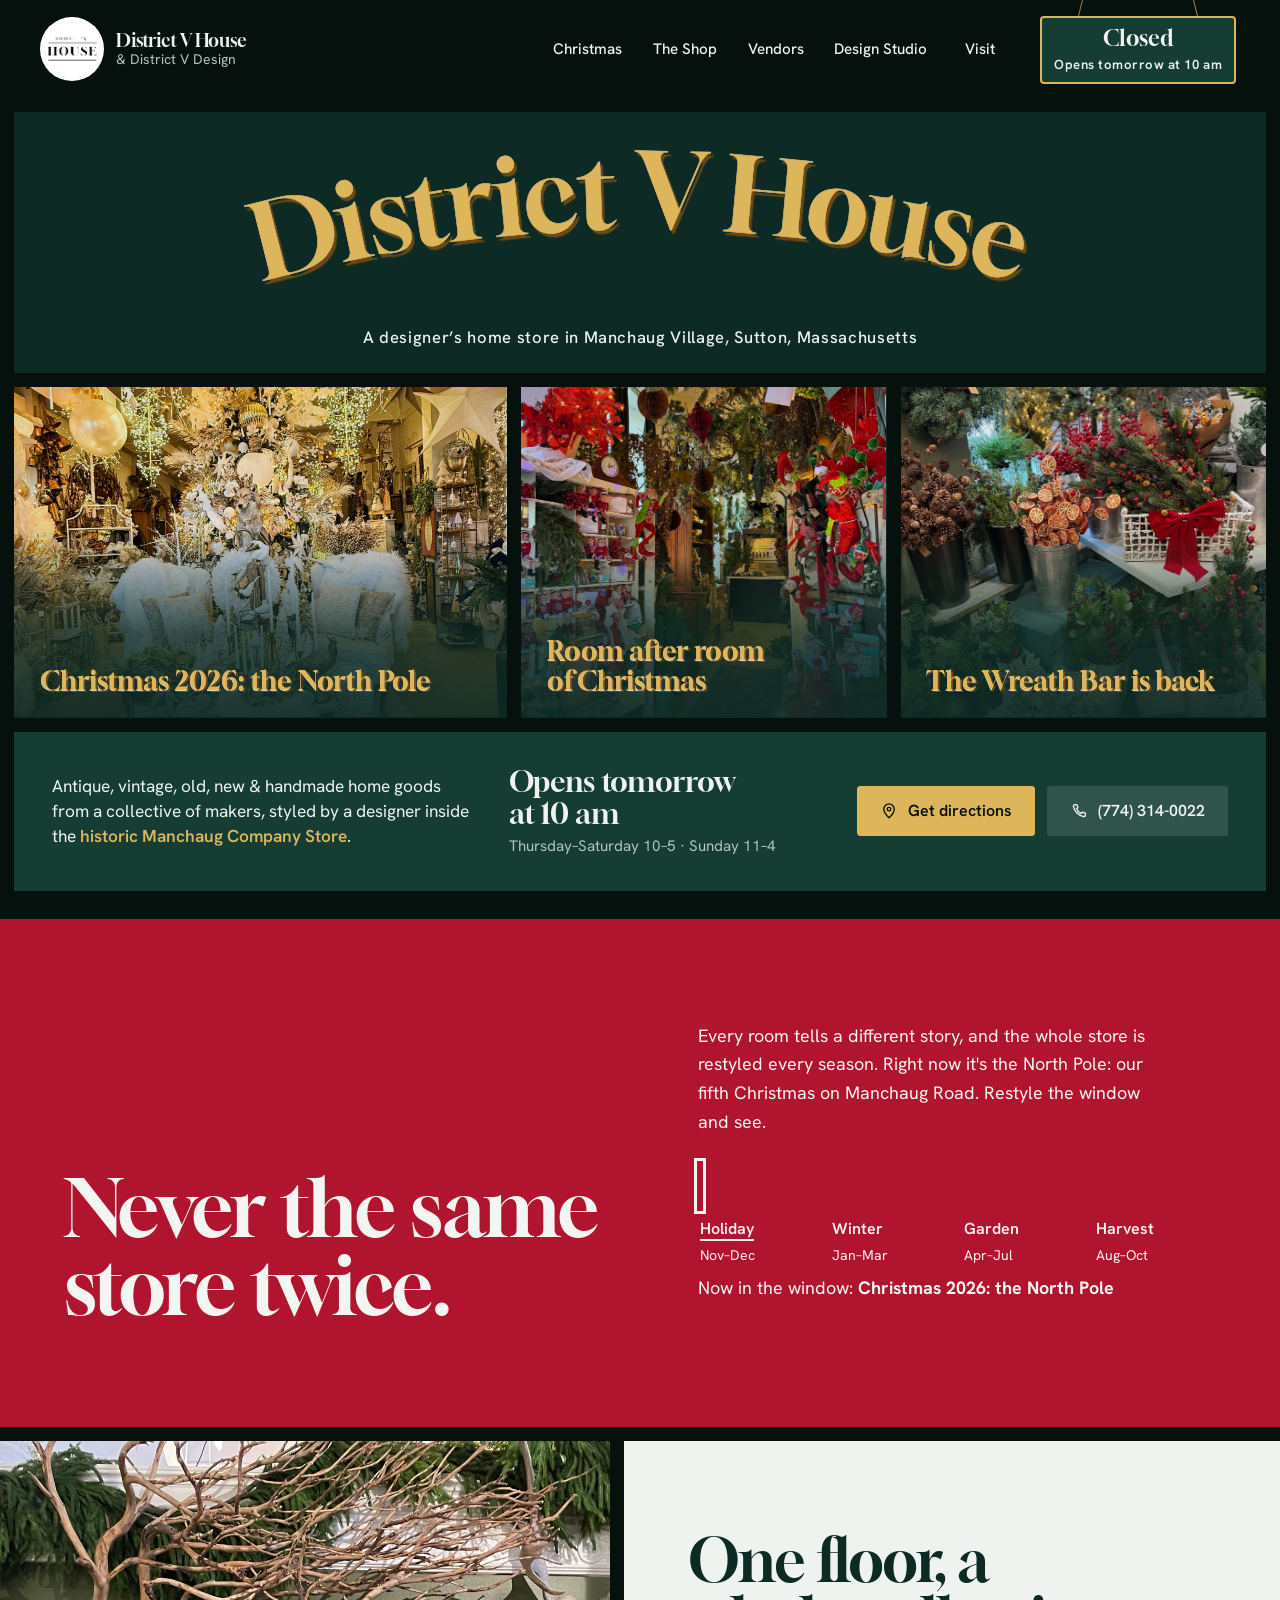
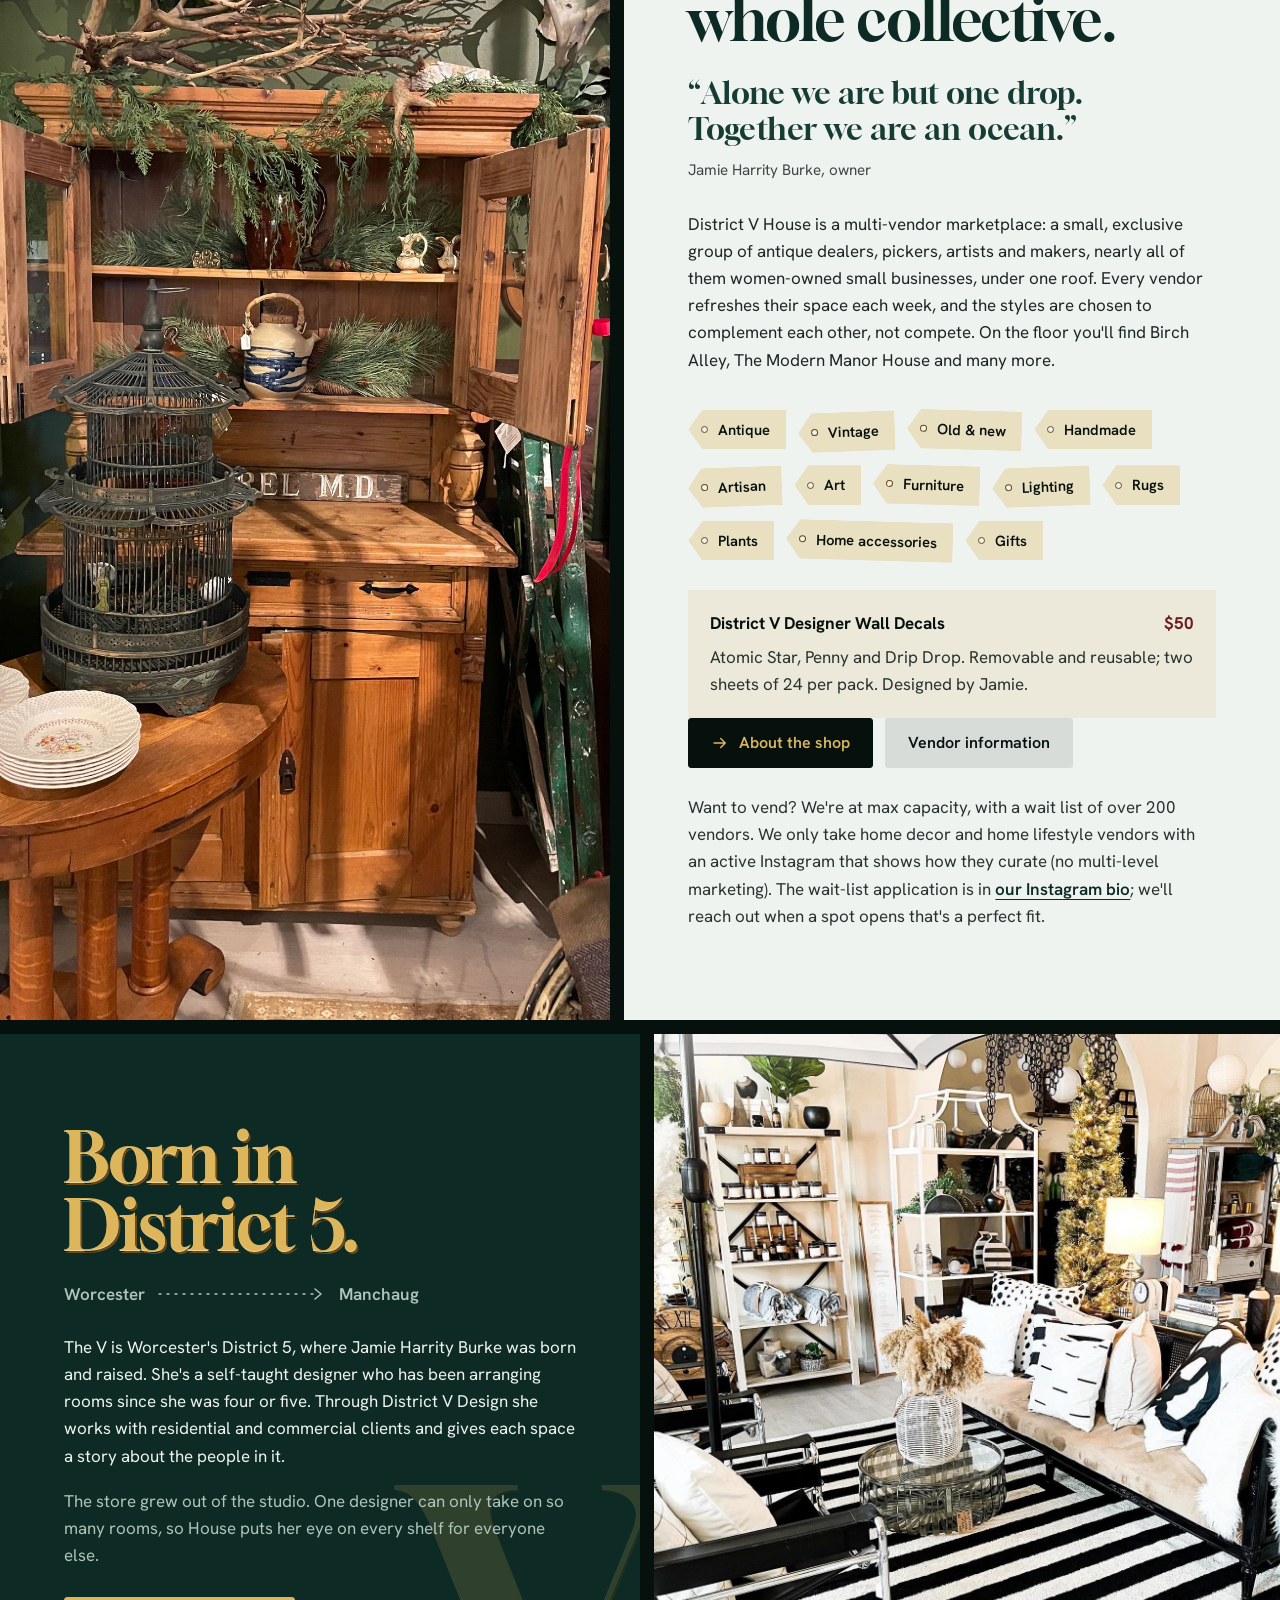
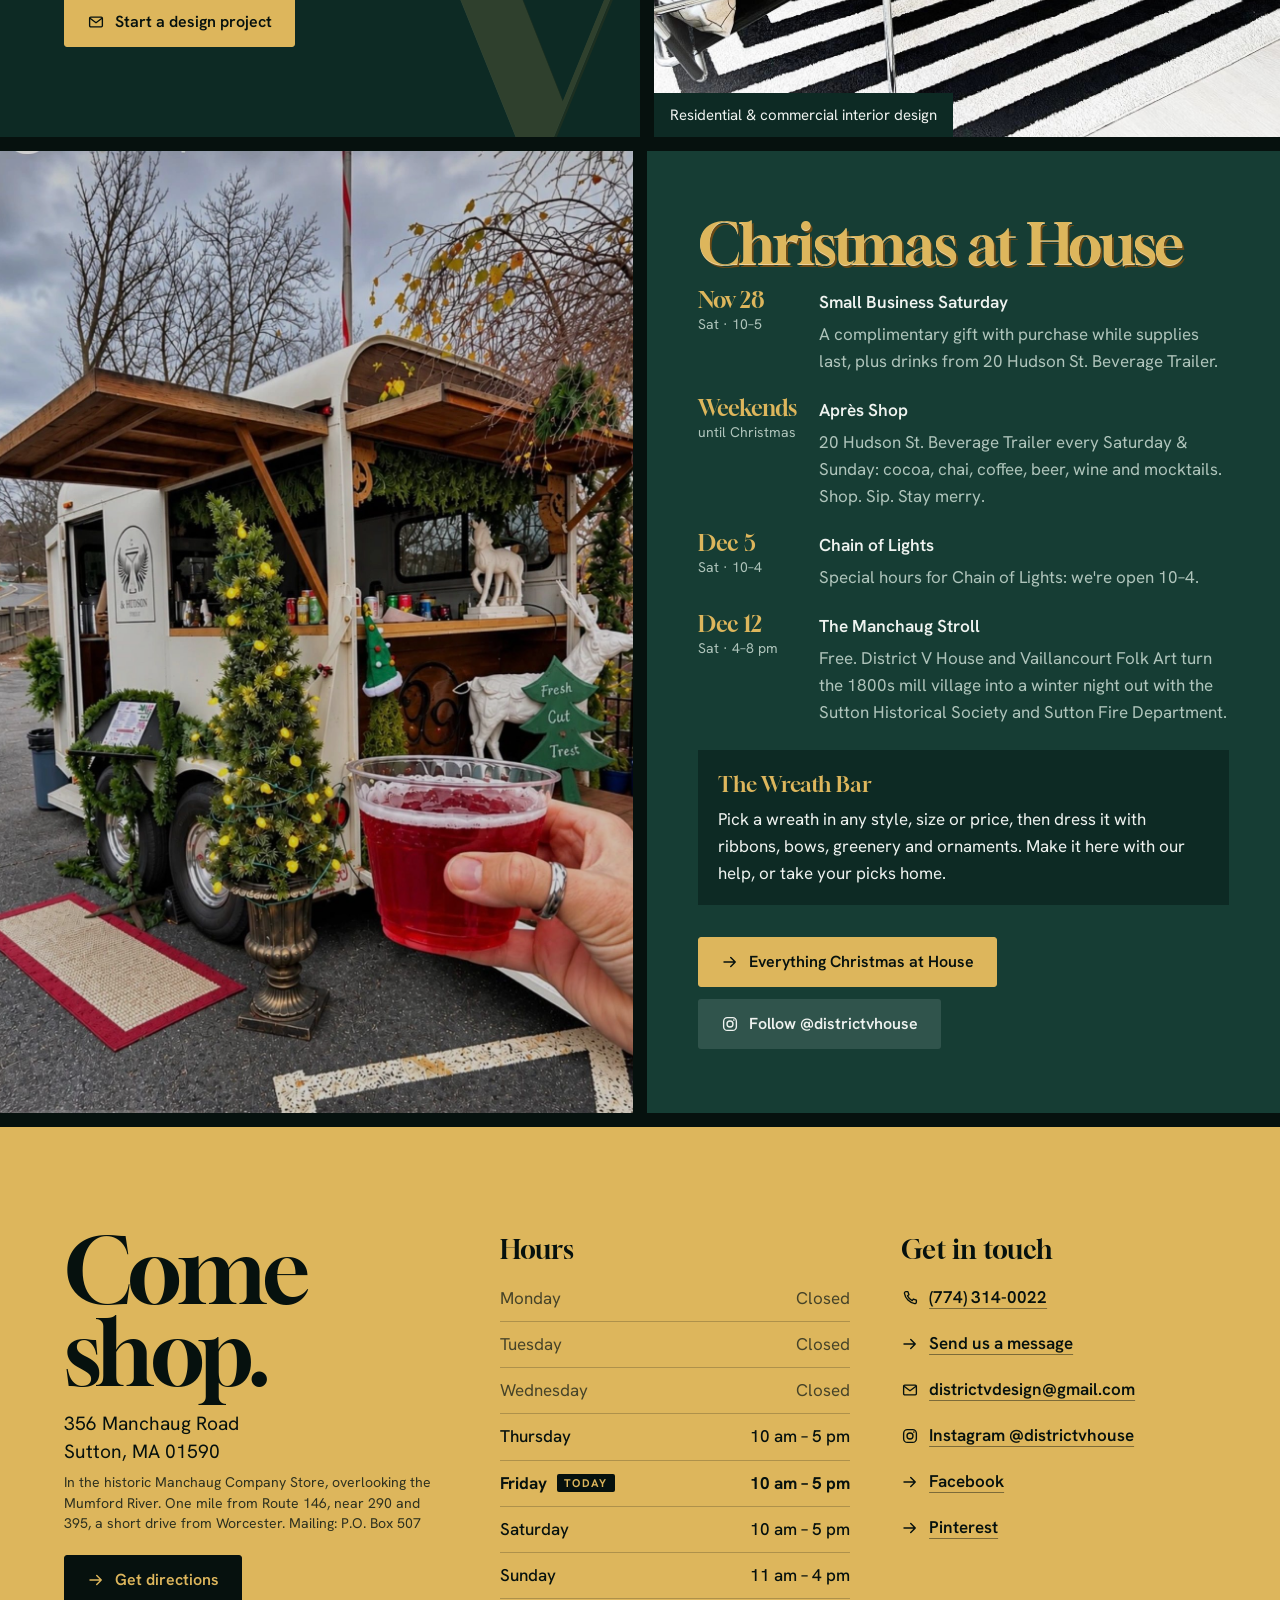
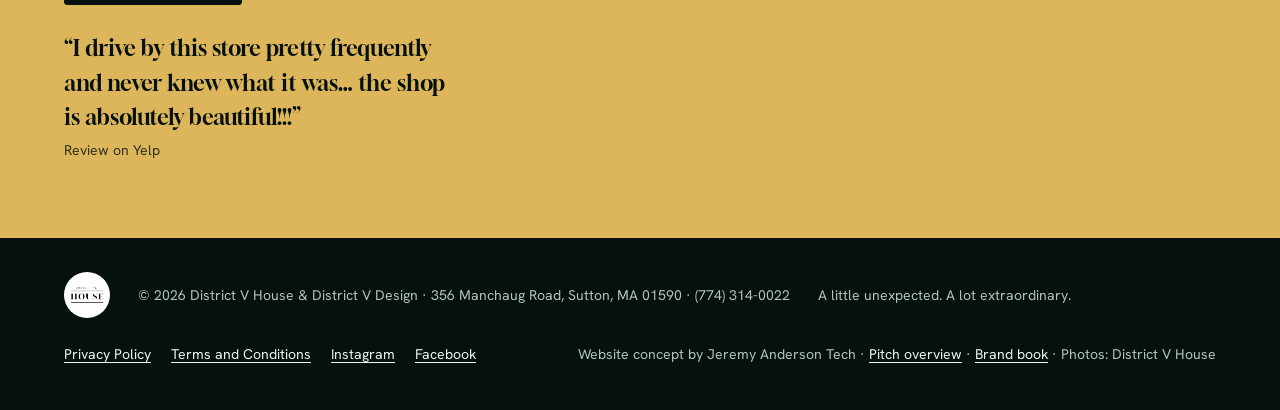
<file: site/index.html>
<!DOCTYPE html>
<html lang="en" data-season="holiday">
<head>
<meta charset="utf-8">
<meta name="viewport" content="width=device-width, initial-scale=1">
<meta name="robots" content="noindex"><!-- pitch preview: remove when this becomes the live site -->
<title>District V House · Curated home store in Manchaug Village, Sutton MA</title>
<meta name="description" content="District V House is a designer-run, vendor-based home store in the original Manchaug village store in Sutton, Massachusetts: antique, vintage, old, new, handmade and artisan home decor. Open Thursday–Saturday 10–5, Sunday 11–4.">
<meta property="og:title" content="District V House · Sutton, MA">
<meta property="og:description" content="A designer's home store in the historic village of Manchaug. Antique, vintage, new and handmade, restyled every season.">
<meta name="theme-color" content="#0D2A24">
<link rel="preload" href="../assets/fonts/gloock-latin-400-normal.woff2" as="font" type="font/woff2" crossorigin>
<link rel="stylesheet" href="../assets/fonts/fonts.css">
<script type="application/ld+json">
{
  "@context": "https://schema.org",
  "@type": "HomeGoodsStore",
  "name": "District V House",
  "description": "Vendor-based home lifestyle store with antique, vintage, old, new, handmade and artisan home decor, accessories and furniture, in the historic village of Manchaug.",
  "telephone": "+1-774-314-0022",
  "email": "districtvdesign@gmail.com",
  "address": {"@type": "PostalAddress","streetAddress": "356 Manchaug Road","addressLocality": "Sutton","addressRegion": "MA","postalCode": "01590","addressCountry": "US"},
  "openingHoursSpecification": [
    {"@type": "OpeningHoursSpecification","dayOfWeek": ["Thursday","Friday","Saturday"],"opens": "10:00","closes": "17:00"},
    {"@type": "OpeningHoursSpecification","dayOfWeek": "Sunday","opens": "11:00","closes": "16:00"}
  ],
  "founder": {"@type": "Person","name": "Jamie Harrity Burke"},
  "sameAs": ["https://www.instagram.com/districtvhouse/","https://www.facebook.com/Districtvdesign/","https://www.pinterest.com/districtvdesign/"]
}
</script>
<link rel="stylesheet" href="site.css">
</head>
<body>
<a class="skip" href="#main">Skip to content</a>

<svg width="0" height="0" style="position:absolute" aria-hidden="true">
  <defs>
    <symbol id="i-pin" viewBox="0 0 24 24"><path d="M12 21s-7-6.2-7-11.5A7 7 0 0 1 19 9.5C19 14.8 12 21 12 21Z" fill="none" stroke="currentColor" stroke-width="1.8" stroke-linejoin="round"/><circle cx="12" cy="9.5" r="2.4" fill="none" stroke="currentColor" stroke-width="1.8"/></symbol>
    <symbol id="i-phone" viewBox="0 0 24 24"><path d="M6.6 3.5h2.6l1.4 4.1-2 1.4a12 12 0 0 0 6.4 6.4l1.4-2 4.1 1.4v2.6a2 2 0 0 1-2.2 2A16.6 16.6 0 0 1 4.6 5.7a2 2 0 0 1 2-2.2Z" fill="none" stroke="currentColor" stroke-width="1.8" stroke-linejoin="round"/></symbol>
    <symbol id="i-mail" viewBox="0 0 24 24"><rect x="3.5" y="5.5" width="17" height="13" rx="1.5" fill="none" stroke="currentColor" stroke-width="1.8"/><path d="m4 7 8 6 8-6" fill="none" stroke="currentColor" stroke-width="1.8" stroke-linejoin="round"/></symbol>
    <symbol id="i-arrow" viewBox="0 0 24 24"><path d="M4 12h15M13 6l6 6-6 6" fill="none" stroke="currentColor" stroke-width="1.9" stroke-linecap="round" stroke-linejoin="round"/></symbol>
    <symbol id="i-cam" viewBox="0 0 24 24"><rect x="3.5" y="3.5" width="17" height="17" rx="5" fill="none" stroke="currentColor" stroke-width="1.8"/><circle cx="12" cy="12" r="4" fill="none" stroke="currentColor" stroke-width="1.8"/><circle cx="17.2" cy="6.8" r="1.1" fill="currentColor"/></symbol>
  </defs>
</svg>

<header class="sash">
  <a class="badge-link" href="#top">
    <img class="badge" src="../assets/photos/District-3.png" alt="" width="64" height="64">
    <span class="badge-word">District V House<small>&amp; District V Design</small></span>
  </a>
  <nav class="nav" aria-label="Main">
    <a href="christmas.html">Christmas</a>
    <a href="the-shop.html">The Shop</a>
    <a href="vendors.html">Vendors</a>
    <a href="#studio">Design Studio</a>
    <a href="#visit">Visit</a>
  </nav>
  <div class="hang">
    <a class="sign" id="sign" href="#visit" data-state="open" aria-live="polite">
      <b id="sign-word">Open</b><span id="sign-sub">Thu–Sat 10–5 · Sun 11–4</span>
    </a>
  </div>
  <button class="menu-btn" id="menu-btn" aria-expanded="false" aria-controls="mnav"><svg viewBox="0 0 24 24" aria-hidden="true"><path d="M4 7h16M4 12h16M4 17h16" stroke="currentColor" stroke-width="1.8" stroke-linecap="round"/></svg>Menu</button>
  <nav class="mnav" id="mnav" aria-label="Main" hidden>
    <a href="#top">Home</a>
    <a href="christmas.html">Christmas</a>
    <a href="the-shop.html">The Shop</a>
    <a href="vendors.html">Vendors</a>
    <a href="#studio">Design Studio</a>
    <a href="#visit">Visit</a>
  </nav>
</header>

<main id="main">
  <section class="window" id="top" aria-label="District V House storefront">
    <div class="pane transom">
      <h1 class="arch-title"><span class="sr-only">District V House</span>
      <svg class="arch" viewBox="0 0 1100 200" focusable="false" aria-hidden="true">
        <defs><path id="arc" d="M60 182 Q550 22 1040 182"/></defs>
        <text class="t-gilt" font-size="116" text-anchor="middle"><textPath href="#arc" startOffset="50%">District V House</textPath></text>
      </svg>
      </h1>
      <p class="where">A designer’s home store in Manchaug Village, Sutton, Massachusetts</p>
    </div>

    <div class="panes">
      <figure class="pane display-pane" style="margin:0"><img data-slot="0" src="../assets/photos/Christmas-2026.jpeg" alt="A room of white and gold Christmas trees and displays at District V House" loading="eager" fetchpriority="high"><figcaption data-cap="0">Christmas 2026: the North Pole</figcaption></figure>
      <figure class="pane display-pane" style="margin:0"><img data-slot="1" src="../assets/photos/IMG_7144.jpeg" alt="A doorway wrapped in red and green Christmas decorations at District V House" loading="eager"><figcaption data-cap="1">Room after room of Christmas</figcaption></figure>
      <figure class="pane display-pane" style="margin:0"><img data-slot="2" src="../assets/photos/IMG_5077.jpeg" alt="Fresh greenery, flowers and red bows for the Wreath Bar at District V House" loading="eager"><figcaption data-cap="2">The Wreath Bar is back</figcaption></figure>
    </div>

    <div class="bulkhead">
      <p class="lede">Antique, vintage, old, new &amp; handmade home goods from a collective of makers, styled by a designer inside the <strong>historic Manchaug Company Store</strong>.</p>
      <p class="hours-now"><span class="big" id="today-hours">Thursday–Saturday 10–5</span><span class="small" id="today-sub">Sunday 11–4 · Closed Monday–Wednesday</span></p>
      <div class="actions">
        <a class="btn btn-gilt" data-dock-hide href="https://www.google.com/maps/dir/?api=1&amp;destination=356+Manchaug+Road+Sutton+MA+01590" target="_blank" rel="noopener"><svg aria-hidden="true"><use href="#i-pin"/></svg>Get directions<span class="sr-only"> (opens in a new tab)</span></a>
        <a class="btn btn-line" href="tel:+17743140022"><svg aria-hidden="true"><use href="#i-phone"/></svg>(774) 314-0022</a>
      </div>
    </div>
  </section>

  <section class="season" aria-labelledby="season-h">
    <div>
      <h2 id="season-h">Never the same store twice.</h2>
    </div>
    <div>
      <p>Every room tells a different story, and the whole store is restyled every season. Right now it's the North Pole: our fifth Christmas on Manchaug Road. Restyle the window and see.</p>
      <div class="swatches" role="group" aria-label="Restyle the window by season">
        <button class="swatch" data-season="holiday" aria-pressed="true"><span class="chips"><i style="background:#0D2A24"></i><i style="background:#DDB65C"></i><i style="background:#B0142F"></i></span><b>Holiday</b><small>Nov–Dec</small></button>
        <button class="swatch" data-season="winter" aria-pressed="false"><span class="chips"><i style="background:#0F1D33"></i><i style="background:#CBD4DF"></i><i style="background:#3E8FB8"></i></span><b>Winter</b><small>Jan–Mar</small></button>
        <button class="swatch" data-season="garden" aria-pressed="false"><span class="chips"><i style="background:#0C3A3A"></i><i style="background:#E8C25E"></i><i style="background:#E0507A"></i></span><b>Garden</b><small>Apr–Jul</small></button>
        <button class="swatch" data-season="harvest" aria-pressed="false"><span class="chips"><i style="background:#2A1512"></i><i style="background:#E09A4C"></i><i style="background:#E4B23A"></i></span><b>Harvest</b><small>Aug–Oct</small></button>
      </div>
      <p class="now-showing" aria-live="polite">Now in the window: <strong id="season-name">Holiday Collection 2026</strong></p>
    </div>
  </section>

  <section class="collective" id="collective" aria-labelledby="collective-h">
    <figure class="photo" style="margin:0"><img src="../assets/photos/IMG_9929.jpeg" alt="A vendor space at District V House with vintage wooden furniture, a birdcage and ceramics" loading="lazy"></figure>
    <div class="copy">
      <h2 id="collective-h">One floor, a whole collective.</h2>
      <blockquote class="quote">
        <p>“Alone we are but one drop. Together we are an ocean.”</p>
        <footer>Jamie Harrity Burke, owner</footer>
      </blockquote>
      <p class="body">District V House is a multi-vendor marketplace: a small, exclusive group of antique dealers, pickers, artists and makers, nearly all of them women-owned small businesses, under one roof. Every vendor refreshes their space each week, and the styles are chosen to complement each other, not compete. On the floor you'll find Birch Alley, The Modern Manor House and many more.</p>
      <ul class="tags" aria-label="What you'll find">
        <li class="tag">Antique</li><li class="tag">Vintage</li><li class="tag">Old &amp; new</li><li class="tag">Handmade</li>
        <li class="tag">Artisan</li><li class="tag">Art</li><li class="tag">Furniture</li><li class="tag">Lighting</li><li class="tag">Rugs</li><li class="tag">Plants</li><li class="tag">Home accessories</li><li class="tag">Gifts</li>
      </ul>
      <div class="made-here">
        <b>District V Designer Wall Decals</b>
        <span class="price">$50</span>
        <span class="desc">Atomic Star, Penny and Drip Drop. Removable and reusable; two sheets of 24 per pack. Designed by Jamie.</span>
      </div>
      <div class="actions"><a class="btn btn-dark" href="the-shop.html"><svg aria-hidden="true"><use href="#i-arrow"/></svg>About the shop</a><a class="btn btn-quiet" href="vendors.html">Vendor information</a></div>
      <p class="vendor-note">Want to vend? We're at max capacity, with a wait list of over 200 vendors. We only take home decor and home lifestyle vendors with an active Instagram that shows how they curate (no multi-level marketing). The wait-list application is in <a href="https://www.instagram.com/districtvhouse/" target="_blank" rel="noopener">our Instagram bio<span class="sr-only"> (opens in a new tab)</span></a>; we'll reach out when a spot opens that's a perfect fit.</p>
    </div>
  </section>

  <section class="studio" id="studio" aria-labelledby="studio-h">
    <div class="copy">
      <span class="numeral gilt" aria-hidden="true">V</span>
      <h2 class="gilt" id="studio-h">Born in District&nbsp;5.</h2>
      <p class="route"><span>Worcester</span>
        <svg viewBox="0 0 170 14" aria-hidden="true"><path d="M2 7h160" stroke="currentColor" stroke-width="1.5" stroke-dasharray="2 6" stroke-linecap="round"/><path d="m158 2 6 5-6 5" fill="none" stroke="currentColor" stroke-width="1.5" stroke-linecap="round" stroke-linejoin="round"/></svg>
        <span>Manchaug</span></p>
      <p class="body">The V is Worcester's District 5, where Jamie Harrity Burke was born and raised. She's a self-taught designer who has been arranging rooms since she was four or five. Through District V Design she works with residential and commercial clients and gives each space a story about the people in it.</p>
      <p class="body">The store grew out of the studio. One designer can only take on so many rooms, so House puts her eye on every shelf for everyone else.</p>
      <div class="actions">
        <a class="btn btn-gilt" href="mailto:districtvdesign@gmail.com?subject=Design%20project%20inquiry"><svg aria-hidden="true"><use href="#i-mail"/></svg>Start a design project</a>
      </div>
    </div>
    <figure class="photo" style="margin:0">
      <img src="../assets/photos/ig_17947734818296880.jpg" alt="A styled room at District V House with a black and white striped rug, sofa and layered decor" loading="lazy">
      <figcaption>Residential &amp; commercial interior design</figcaption>
    </figure>
  </section>

  <section class="stroll" id="stroll" aria-labelledby="stroll-h">
    <figure class="night" style="margin:0"><img src="../assets/photos/IMG_7915.jpeg" alt="The District V House courtyard with the beverage trailer and a drink in hand" loading="lazy"></figure>
    <div class="card">
      <h2 class="gilt" id="stroll-h">Christmas at House</h2>
      <ul class="events">
        <li><span class="d">Nov 28<small>Sat · 10–5</small></span><b>Small Business Saturday</b><span>A complimentary gift with purchase while supplies last, plus drinks from 20 Hudson St. Beverage Trailer.</span></li>
        <li><span class="d">Weekends<small>until Christmas</small></span><b>Après Shop</b><span>20 Hudson St. Beverage Trailer every Saturday &amp; Sunday: cocoa, chai, coffee, beer, wine and mocktails. Shop. Sip. Stay merry.</span></li>
        <li><span class="d">Dec 5<small>Sat · 10–4</small></span><b>Chain of Lights</b><span>Special hours for Chain of Lights: we're open 10–4.</span></li>
        <li><span class="d">Dec 12<small>Sat · 4–8 pm</small></span><b>The Manchaug Stroll</b><span>Free. District V House and Vaillancourt Folk Art turn the 1800s mill village into a winter night out with the Sutton Historical Society and Sutton Fire Department.</span></li>
      </ul>
      <div class="wreath"><b>The Wreath Bar</b><p>Pick a wreath in any style, size or price, then dress it with ribbons, bows, greenery and ornaments. Make it here with our help, or take your picks home.</p></div>
      <div class="actions">
        <a class="btn btn-gilt" href="christmas.html"><svg aria-hidden="true"><use href="#i-arrow"/></svg>Everything Christmas at House</a>
        <a class="btn btn-line" href="https://www.instagram.com/districtvhouse/" target="_blank" rel="noopener"><svg aria-hidden="true"><use href="#i-cam"/></svg>Follow @districtvhouse<span class="sr-only"> (opens in a new tab)</span></a>
      </div>
    </div>
  </section>

  <section class="visit" id="visit" aria-labelledby="visit-h" data-dock-hide>
    <div>
      <h2 id="visit-h">Come shop.</h2>
      <address>356 Manchaug Road<br>Sutton, MA 01590<small>In the historic Manchaug Company Store, overlooking the Mumford River. One mile from Route 146, near 290 and 395, a short drive from Worcester. Mailing: P.O. Box 507</small></address>
      <a class="btn btn-dark" href="https://www.google.com/maps/dir/?api=1&amp;destination=356+Manchaug+Road+Sutton+MA+01590" target="_blank" rel="noopener"><svg aria-hidden="true"><use href="#i-arrow"/></svg>Get directions<span class="sr-only"> (opens in a new tab)</span></a>
      <p class="review"><q>I drive by this store pretty frequently and never knew what it was… the shop is absolutely beautiful!!!</q><cite>Review on Yelp</cite></p>
    </div>
    <div>
      <h3>Hours</h3>
      <table class="hours" id="hours">
        <tbody>
          <tr data-d="1" class="closed"><th scope="row">Monday</th><td>Closed</td></tr>
          <tr data-d="2" class="closed"><th scope="row">Tuesday</th><td>Closed</td></tr>
          <tr data-d="3" class="closed"><th scope="row">Wednesday</th><td>Closed</td></tr>
          <tr data-d="4"><th scope="row">Thursday</th><td>10 am – 5 pm</td></tr>
          <tr data-d="5"><th scope="row">Friday</th><td>10 am – 5 pm</td></tr>
          <tr data-d="6"><th scope="row">Saturday</th><td>10 am – 5 pm</td></tr>
          <tr data-d="0"><th scope="row">Sunday</th><td>11 am – 4 pm</td></tr>
        </tbody>
      </table>
    </div>
    <div>
      <h3>Get in touch</h3>
      <ul class="contact-list">
        <li><a href="tel:+17743140022"><svg aria-hidden="true"><use href="#i-phone"/></svg>(774) 314-0022</a></li>
        <li><a href="the-shop.html#contact"><svg aria-hidden="true"><use href="#i-arrow"/></svg>Send us a message</a></li>
        <li><a href="mailto:districtvdesign@gmail.com"><svg aria-hidden="true"><use href="#i-mail"/></svg>districtvdesign@gmail.com</a></li>
        <li><a href="https://www.instagram.com/districtvhouse/" target="_blank" rel="noopener"><svg aria-hidden="true"><use href="#i-cam"/></svg>Instagram @districtvhouse<span class="sr-only"> (opens in a new tab)</span></a></li>
        <li><a href="https://www.facebook.com/Districtvdesign/" target="_blank" rel="noopener"><svg aria-hidden="true"><use href="#i-arrow"/></svg>Facebook<span class="sr-only"> (opens in a new tab)</span></a></li>
        <li><a href="https://www.pinterest.com/districtvdesign/" target="_blank" rel="noopener"><svg aria-hidden="true"><use href="#i-arrow"/></svg>Pinterest<span class="sr-only"> (opens in a new tab)</span></a></li>
      </ul>
    </div>
  </section>
</main>

<footer class="foot">
  <img class="badge" src="../assets/photos/District-3.png" alt="" width="46" height="46">
  <p>© <span id="yr">2026</span> District V House &amp; District V Design · 356 Manchaug Road, Sutton, MA 01590 · (774) 314-0022</p>
  <p>A little unexpected. A lot extraordinary.</p>
  <nav class="foot-links" aria-label="Footer">
    <a href="privacy.html">Privacy Policy</a>
    <a href="terms.html">Terms and Conditions</a>
    <a href="https://www.instagram.com/districtvhouse/" target="_blank" rel="noopener">Instagram<span class="sr-only"> (opens in a new tab)</span></a>
    <a href="https://www.facebook.com/Districtvdesign/" target="_blank" rel="noopener">Facebook<span class="sr-only"> (opens in a new tab)</span></a>
  </nav>
  <p class="credit">Website concept by Jeremy Anderson Tech · <a href="../">Pitch overview</a> · <a href="../brand/">Brand book</a> · Photos: District V House</p>
</footer>

<aside class="dock" id="dock" aria-label="Quick actions">
  <a class="btn btn-gilt" href="https://www.google.com/maps/dir/?api=1&amp;destination=356+Manchaug+Road+Sutton+MA+01590" target="_blank" rel="noopener"><svg aria-hidden="true"><use href="#i-pin"/></svg>Directions<span class="sr-only"> (opens in a new tab)</span></a>
  <a class="btn btn-line" href="tel:+17743140022"><svg aria-hidden="true"><use href="#i-phone"/></svg>Call</a>
</aside>

<script src="site.js"></script>

</body>
</html>
</file>
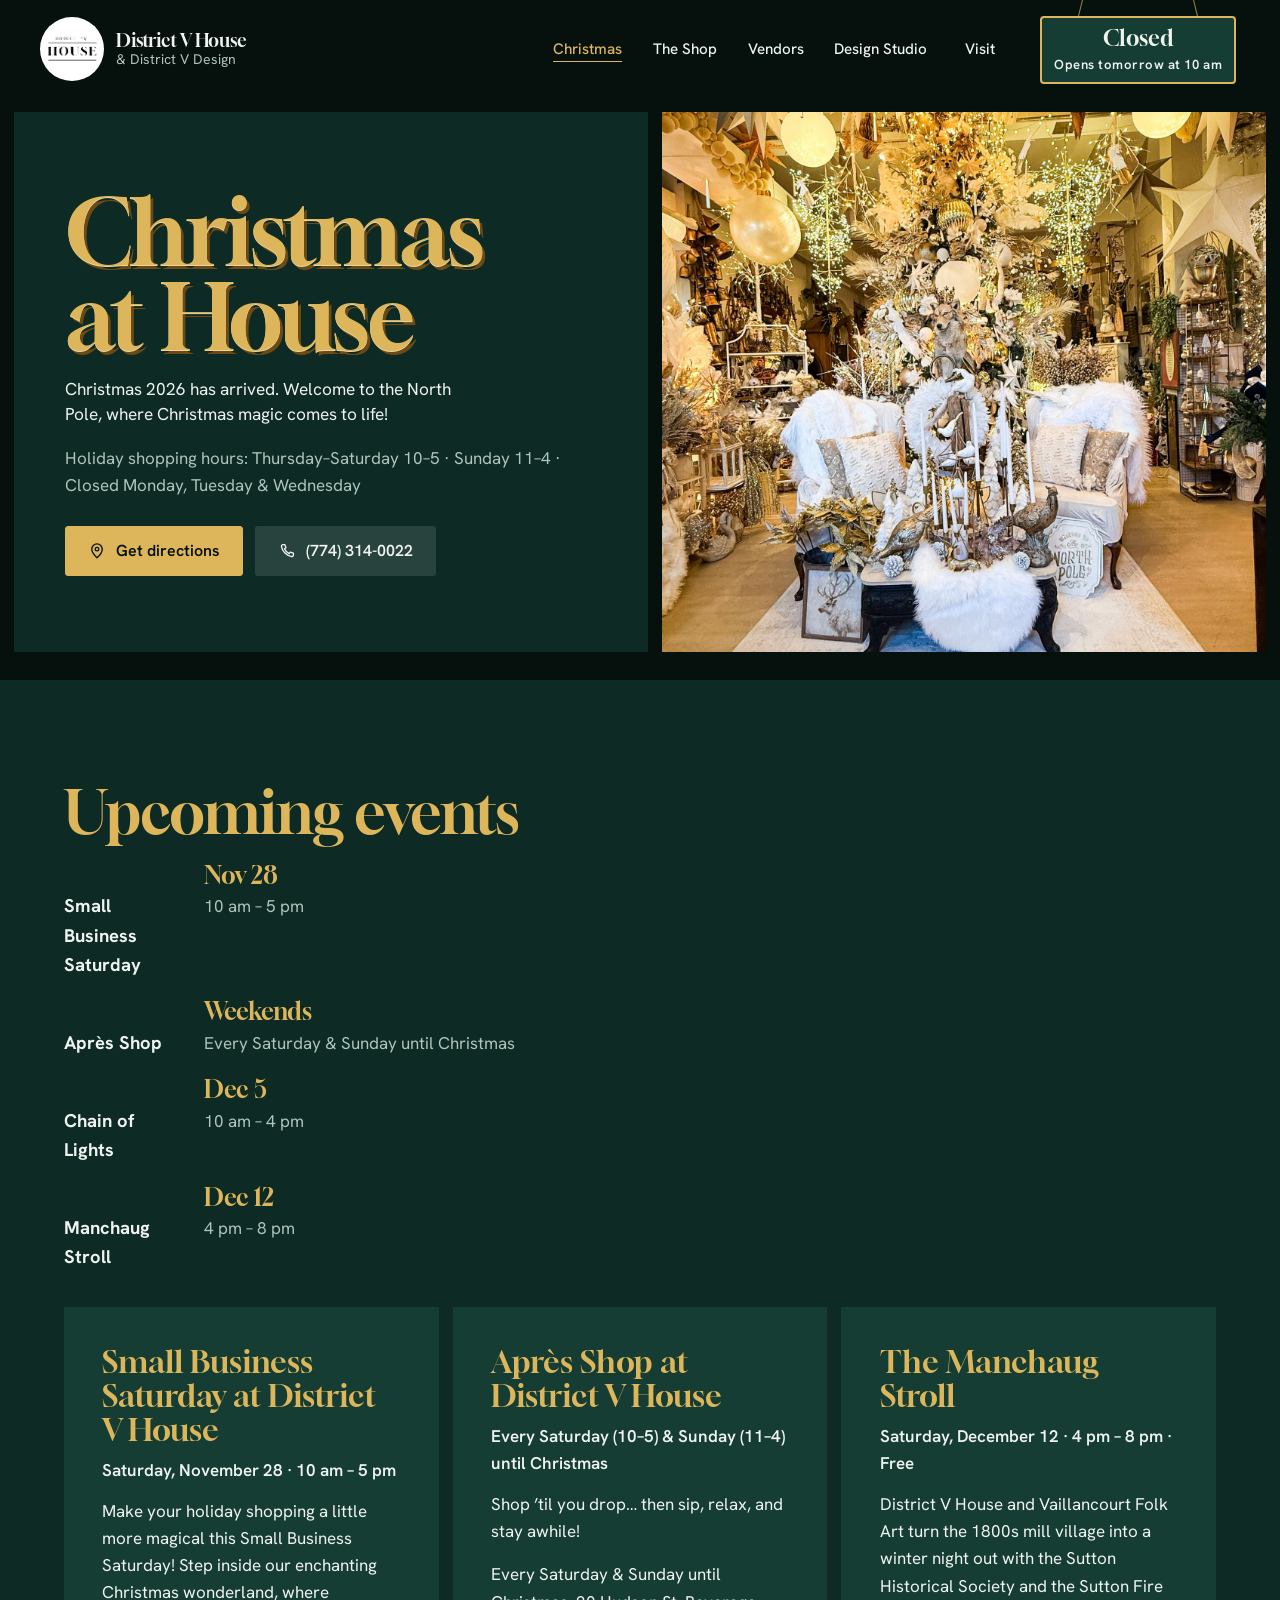
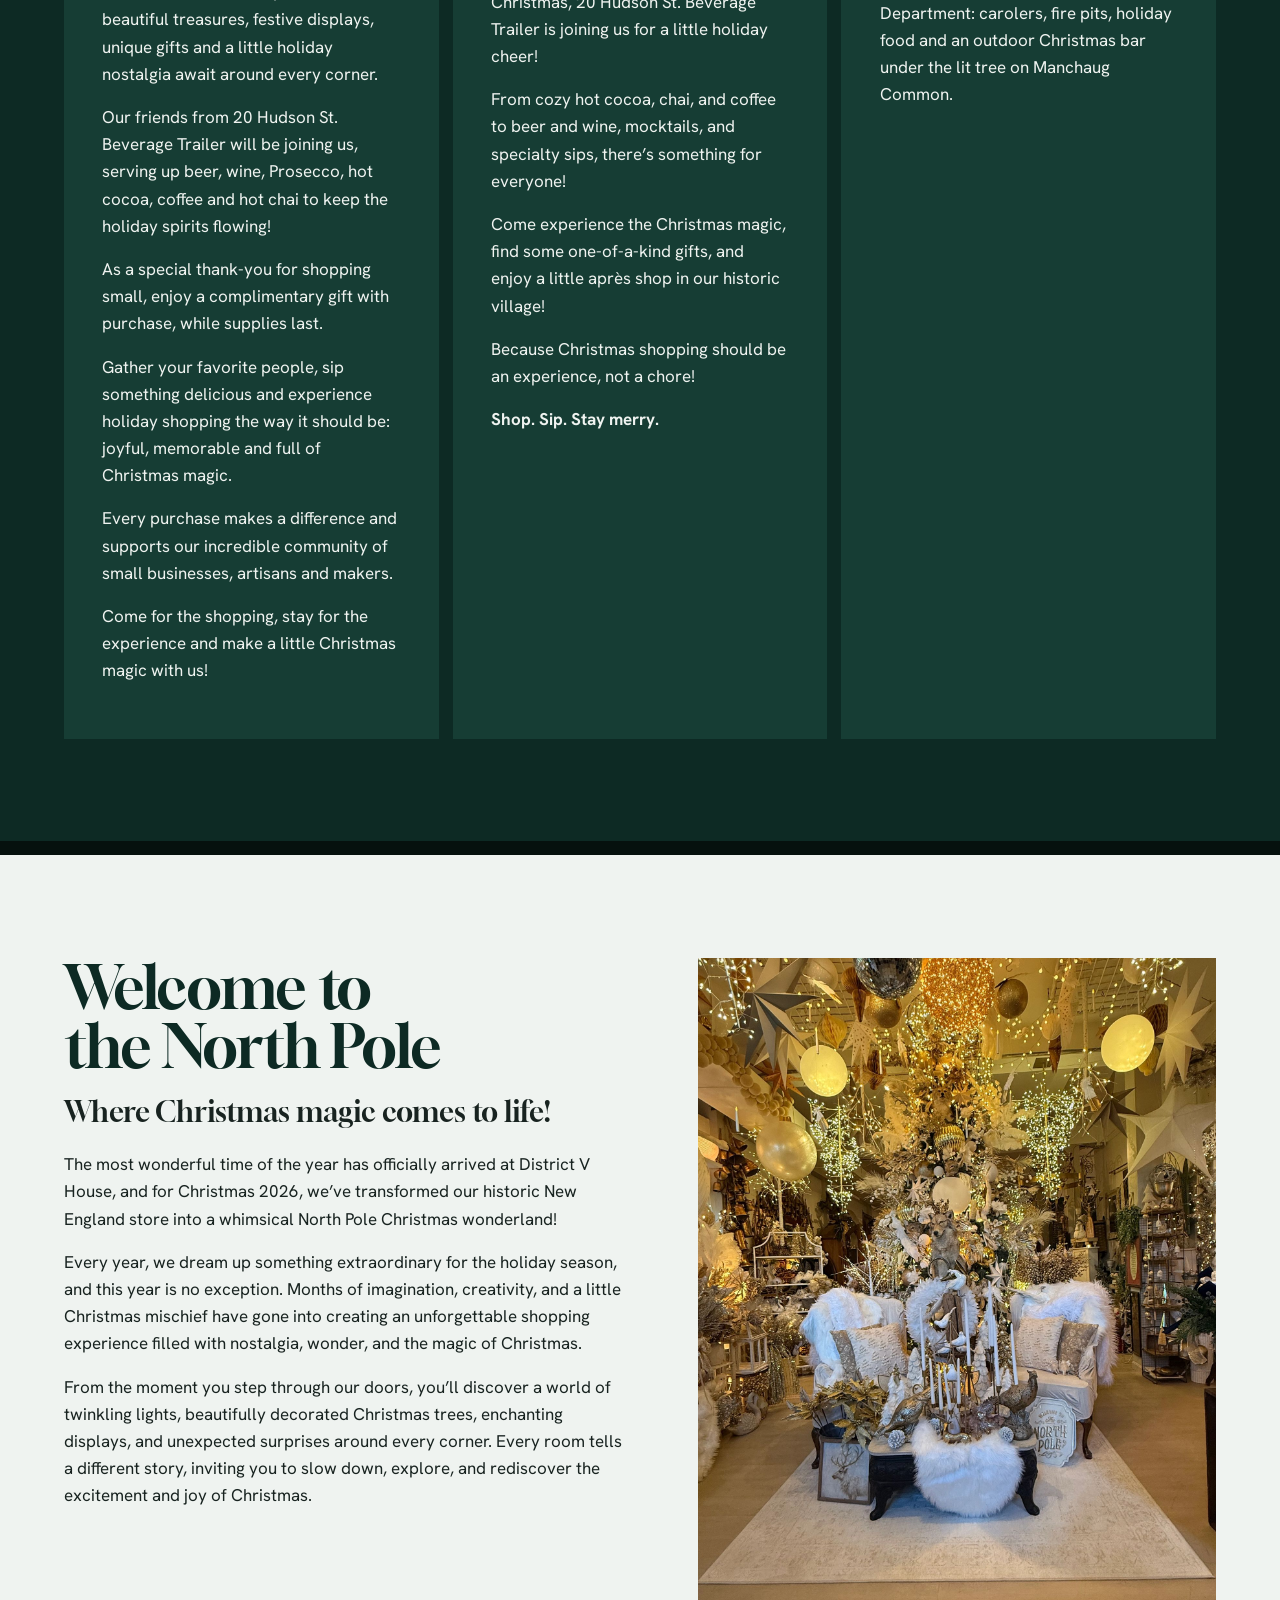
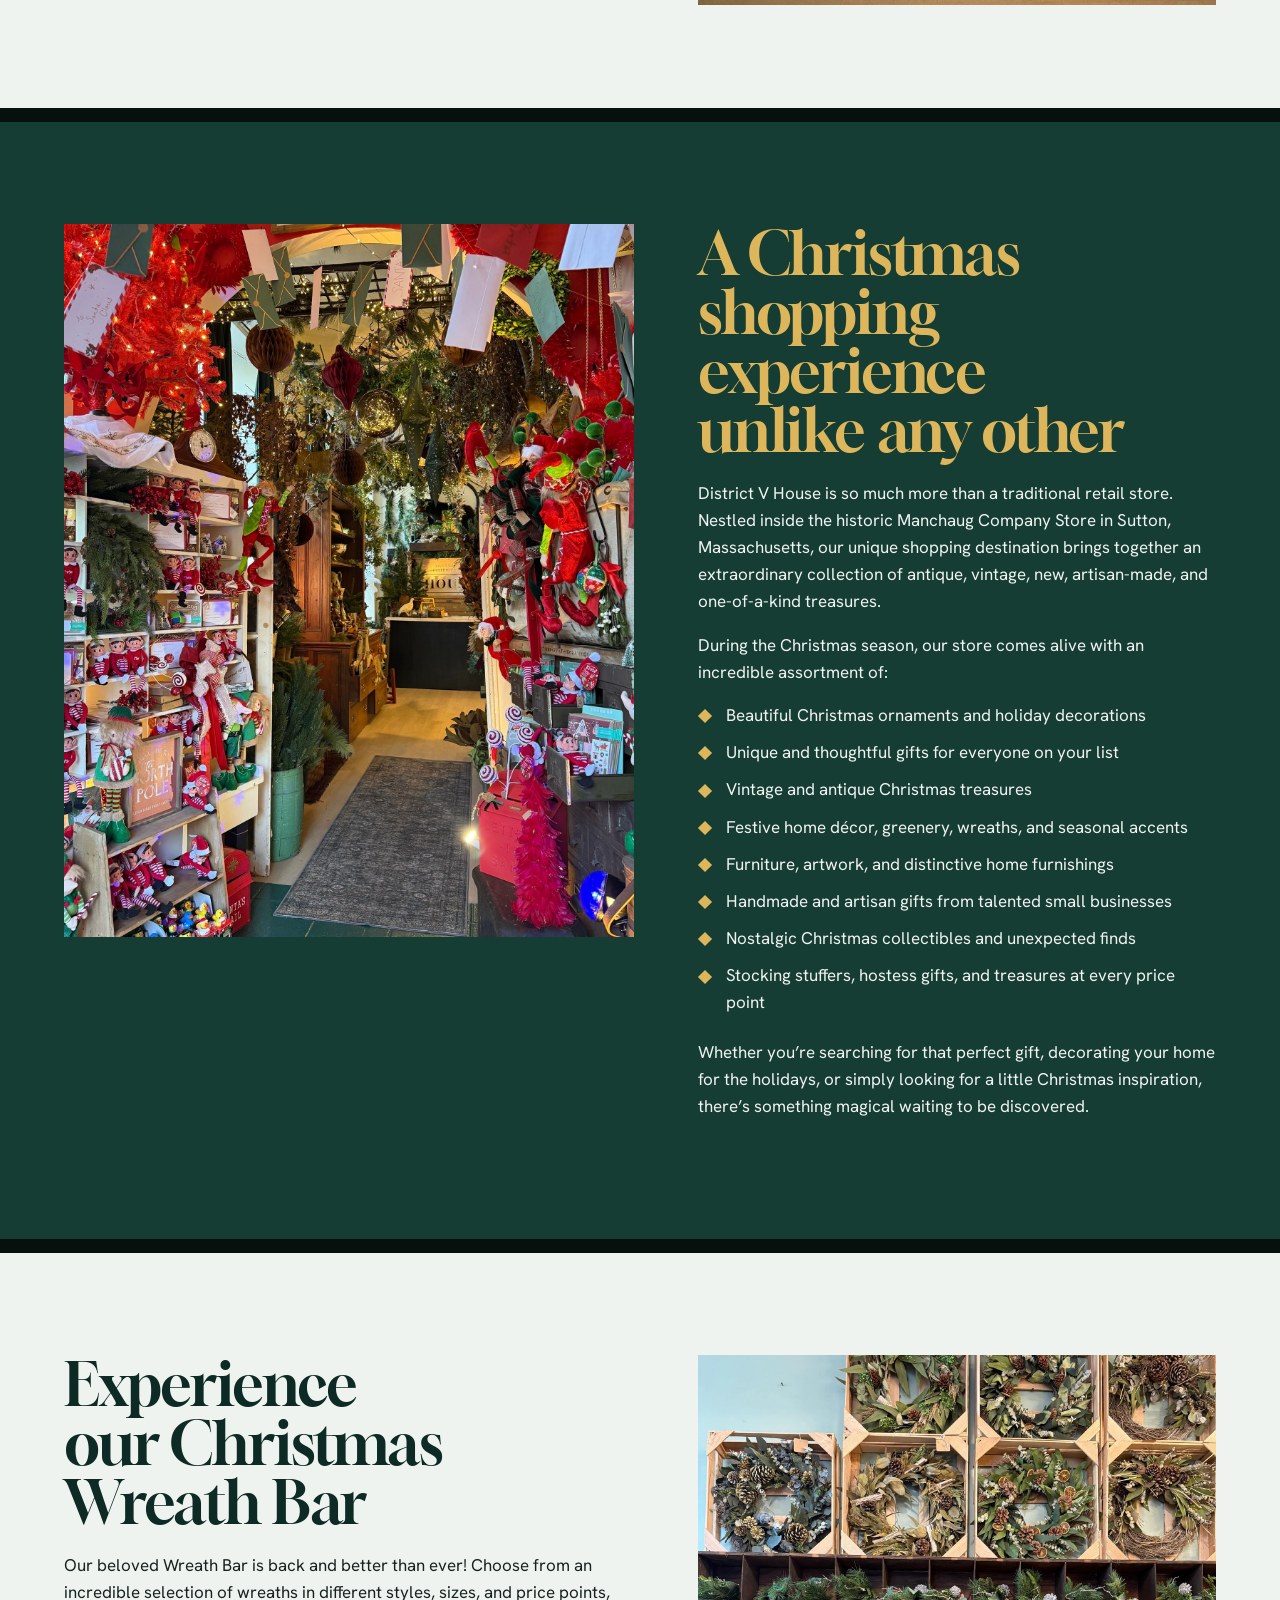
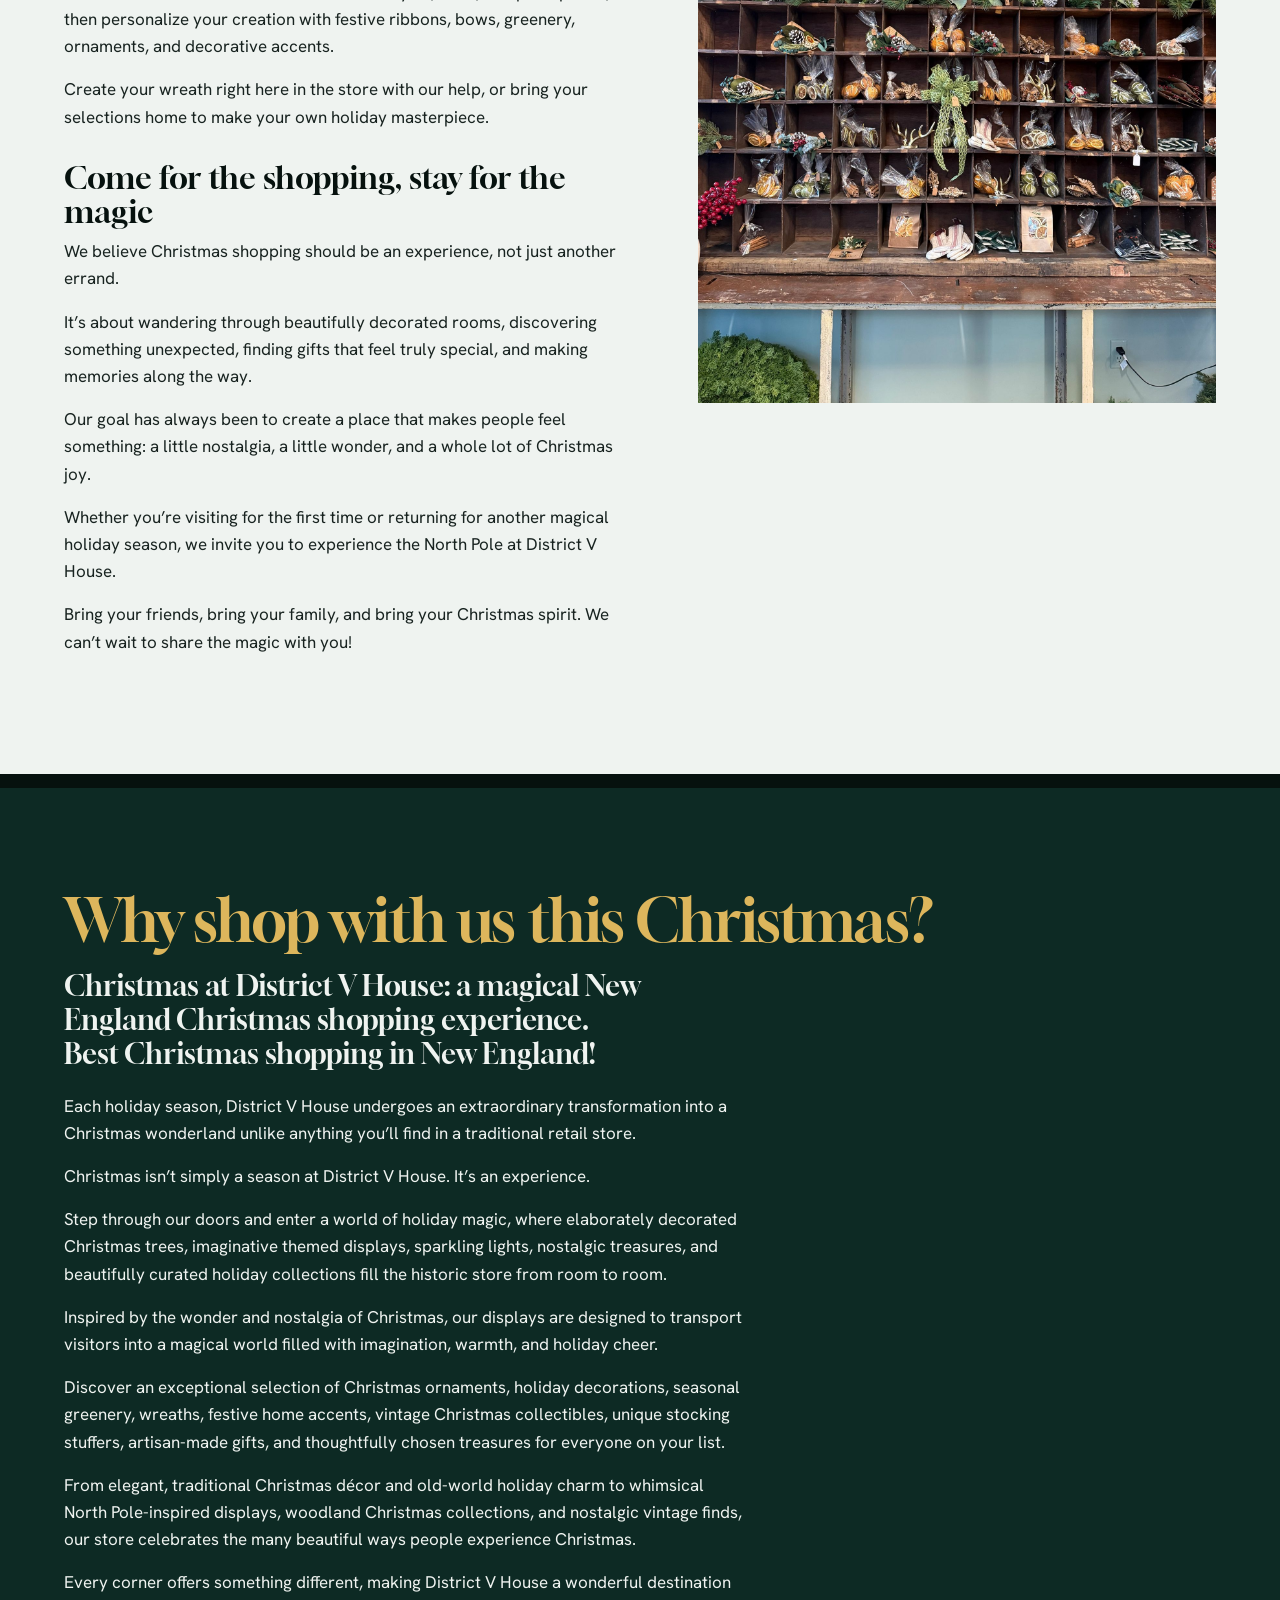
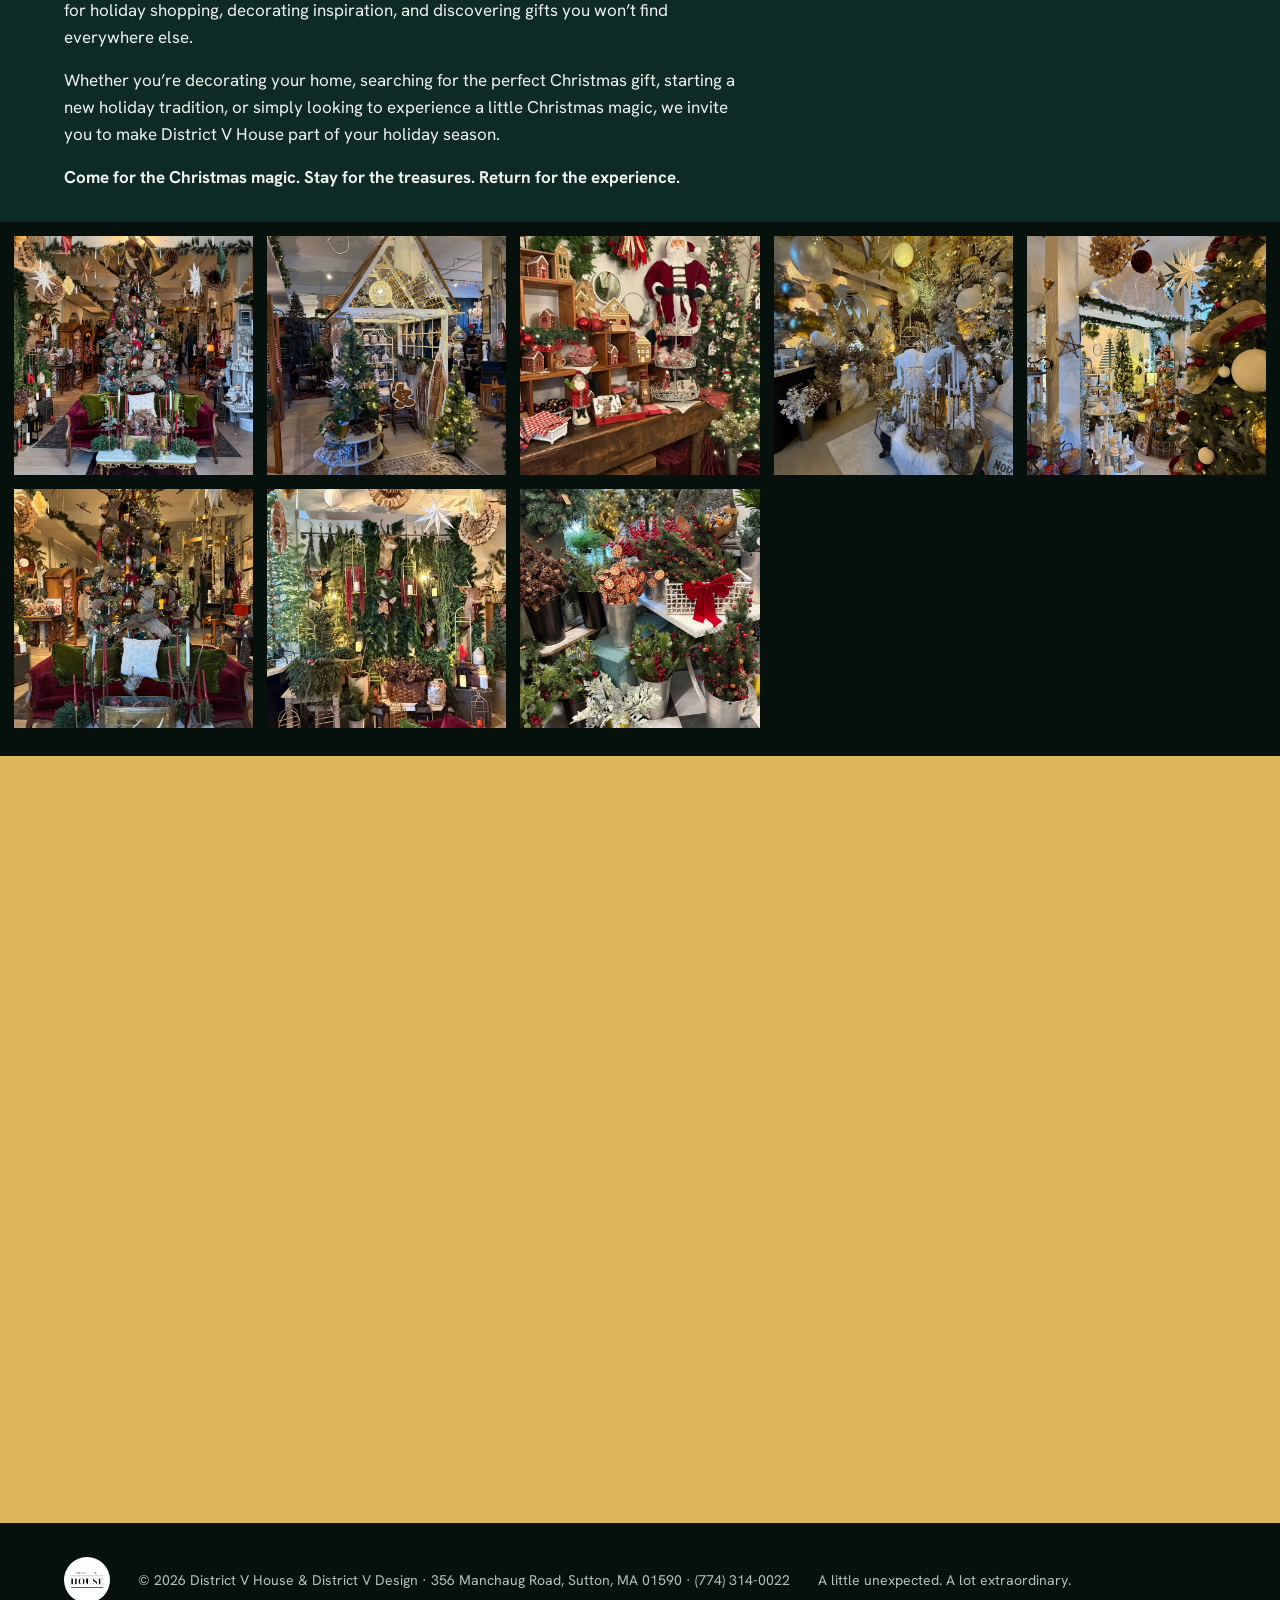
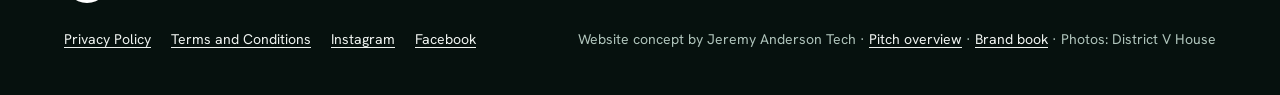
<file: site/christmas.html>
<!DOCTYPE html>
<html lang="en" data-season="holiday">
<head>
<meta charset="utf-8">
<meta name="viewport" content="width=device-width, initial-scale=1">
<meta name="robots" content="noindex"><!-- pitch preview: remove when this becomes the live site -->
<title>Christmas at House · District V House, Sutton MA</title>
<meta name="description" content="Christmas 2026 at District V House: the North Pole, the Wreath Bar, Small Business Saturday, Après Shop weekends, Chain of Lights and the Manchaug Stroll. Holiday hours Thu–Sat 10–5, Sun 11–4.">
<meta name="theme-color" content="#0D2A24">
<link rel="preload" href="../assets/fonts/gloock-latin-400-normal.woff2" as="font" type="font/woff2" crossorigin>
<link rel="stylesheet" href="../assets/fonts/fonts.css">
<link rel="stylesheet" href="site.css">
</head>
<body>
<a class="skip" href="#main">Skip to content</a>
<svg width="0" height="0" style="position:absolute" aria-hidden="true">
  <defs>
    <symbol id="i-pin" viewBox="0 0 24 24"><path d="M12 21s-7-6.2-7-11.5A7 7 0 0 1 19 9.5C19 14.8 12 21 12 21Z" fill="none" stroke="currentColor" stroke-width="1.8" stroke-linejoin="round"/><circle cx="12" cy="9.5" r="2.4" fill="none" stroke="currentColor" stroke-width="1.8"/></symbol>
    <symbol id="i-phone" viewBox="0 0 24 24"><path d="M6.6 3.5h2.6l1.4 4.1-2 1.4a12 12 0 0 0 6.4 6.4l1.4-2 4.1 1.4v2.6a2 2 0 0 1-2.2 2A16.6 16.6 0 0 1 4.6 5.7a2 2 0 0 1 2-2.2Z" fill="none" stroke="currentColor" stroke-width="1.8" stroke-linejoin="round"/></symbol>
    <symbol id="i-mail" viewBox="0 0 24 24"><rect x="3.5" y="5.5" width="17" height="13" rx="1.5" fill="none" stroke="currentColor" stroke-width="1.8"/><path d="m4 7 8 6 8-6" fill="none" stroke="currentColor" stroke-width="1.8" stroke-linejoin="round"/></symbol>
    <symbol id="i-arrow" viewBox="0 0 24 24"><path d="M4 12h15M13 6l6 6-6 6" fill="none" stroke="currentColor" stroke-width="1.9" stroke-linecap="round" stroke-linejoin="round"/></symbol>
    <symbol id="i-cam" viewBox="0 0 24 24"><rect x="3.5" y="3.5" width="17" height="17" rx="5" fill="none" stroke="currentColor" stroke-width="1.8"/><circle cx="12" cy="12" r="4" fill="none" stroke="currentColor" stroke-width="1.8"/><circle cx="17.2" cy="6.8" r="1.1" fill="currentColor"/></symbol>
  </defs>
</svg>

<header class="sash">
  <a class="badge-link" href="index.html">
    <img class="badge" src="../assets/photos/District-3.png" alt="" width="64" height="64">
    <span class="badge-word">District V House<small>&amp; District V Design</small></span>
  </a>
  <nav class="nav" aria-label="Main">
    <a href="christmas.html" aria-current="page">Christmas</a>
    <a href="the-shop.html">The Shop</a>
    <a href="vendors.html">Vendors</a>
    <a href="index.html#studio">Design Studio</a>
    <a href="index.html#visit">Visit</a>
  </nav>
  <div class="hang">
    <a class="sign" id="sign" href="index.html#visit" data-state="open" aria-live="polite">
      <b id="sign-word">Open</b><span id="sign-sub">Thu–Sat 10–5 · Sun 11–4</span>
    </a>
  </div>
  <button class="menu-btn" id="menu-btn" aria-expanded="false" aria-controls="mnav"><svg viewBox="0 0 24 24" aria-hidden="true"><path d="M4 7h16M4 12h16M4 17h16" stroke="currentColor" stroke-width="1.8" stroke-linecap="round"/></svg>Menu</button>
  <nav class="mnav" id="mnav" aria-label="Main" hidden>
    <a href="index.html">Home</a>
    <a href="christmas.html" aria-current="page">Christmas</a>
    <a href="the-shop.html">The Shop</a>
    <a href="vendors.html">Vendors</a>
    <a href="index.html#studio">Design Studio</a>
    <a href="index.html#visit">Visit</a>
  </nav>
</header>

<main id="main">
  <section class="page-hero" aria-labelledby="page-h">
    <div class="plate">
      <h1 id="page-h">Christmas at House</h1>
      <p class="lede kicker-line">Christmas 2026 has arrived. Welcome to the North Pole, where Christmas magic comes to life!</p>
      <p class="meta">Holiday shopping hours: Thursday–Saturday 10–5 · Sunday 11–4 · Closed Monday, Tuesday &amp; Wednesday</p>
      <div class="actions"><a class="btn btn-gilt" data-dock-hide href="https://www.google.com/maps/dir/?api=1&amp;destination=356+Manchaug+Road+Sutton+MA+01590" target="_blank" rel="noopener"><svg aria-hidden="true"><use href="#i-pin"/></svg>Get directions<span class="sr-only"> (opens in a new tab)</span></a><a class="btn btn-line" href="tel:+17743140022"><svg aria-hidden="true"><use href="#i-phone"/></svg>(774) 314-0022</a></div>
    </div>
    <figure><img src="../assets/photos/Christmas-2026.jpeg" alt="A room of white and gold Christmas trees and displays at District V House" loading="lazy"></figure>
  </section>

  <section class="band glass" id="events" aria-labelledby="events-h">
    <h2 id="events-h">Upcoming events</h2>
    <ul class="event-list">
      <li><span class="d">Nov 28</span><b>Small Business Saturday</b><span>10 am – 5 pm</span></li>
      <li><span class="d">Weekends</span><b>Après Shop</b><span>Every Saturday &amp; Sunday until Christmas</span></li>
      <li><span class="d">Dec 5</span><b>Chain of Lights</b><span>10 am – 4 pm</span></li>
      <li><span class="d">Dec 12</span><b>Manchaug Stroll</b><span>4 pm – 8 pm</span></li>
    </ul>
    <div class="cards">
      <article class="card" aria-labelledby="sbs-h">
        <h3 id="sbs-h">Small Business Saturday at District V House</h3>
        <p class="when">Saturday, November 28 · 10 am – 5 pm</p>
        <p>Make your holiday shopping a little more magical this Small Business Saturday! Step inside our enchanting Christmas wonderland, where beautiful treasures, festive displays, unique gifts and a little holiday nostalgia await around every corner.</p>
        <p>Our friends from 20 Hudson St. Beverage Trailer will be joining us, serving up beer, wine, Prosecco, hot cocoa, coffee and hot chai to keep the holiday spirits flowing!</p>
        <p>As a special thank-you for shopping small, enjoy a complimentary gift with purchase, while supplies last.</p>
        <p>Gather your favorite people, sip something delicious and experience holiday shopping the way it should be: joyful, memorable and full of Christmas magic.</p>
        <p>Every purchase makes a difference and supports our incredible community of small businesses, artisans and makers.</p>
        <p>Come for the shopping, stay for the experience and make a little Christmas magic with us!</p>
      </article>
      <article class="card" aria-labelledby="apres-h">
        <h3 id="apres-h">Après Shop at District V House</h3>
        <p class="when">Every Saturday (10–5) &amp; Sunday (11–4) until Christmas</p>
        <p>Shop ’til you drop… then sip, relax, and stay awhile!</p>
        <p>Every Saturday &amp; Sunday until Christmas, 20 Hudson St. Beverage Trailer is joining us for a little holiday cheer!</p>
        <p>From cozy hot cocoa, chai, and coffee to beer and wine, mocktails, and specialty sips, there’s something for everyone!</p>
        <p>Come experience the Christmas magic, find some one-of-a-kind gifts, and enjoy a little après shop in our historic village!</p>
        <p>Because Christmas shopping should be an experience, not a chore!</p>
        <p><b>Shop. Sip. Stay merry.</b></p>
      </article>
      <article class="card" aria-labelledby="stroll-h">
        <h3 id="stroll-h">The Manchaug Stroll</h3>
        <p class="when">Saturday, December 12 · 4 pm – 8 pm · Free</p>
        <p>District V House and Vaillancourt Folk Art turn the 1800s mill village into a winter night out with the Sutton Historical Society and the Sutton Fire Department: carolers, fire pits, holiday food and an outdoor Christmas bar under the lit tree on Manchaug Common.</p>
      </article>
    </div>
  </section>

  <section class="band frost" id="north-pole" aria-labelledby="np-h">
    <div class="split">
      <div>
        <h2 id="np-h">Welcome to the North Pole</h2>
        <p class="kicker-line">Where Christmas magic comes to life!</p>
        <p>The most wonderful time of the year has officially arrived at District V House, and for Christmas 2026, we’ve transformed our historic New England store into a whimsical North Pole Christmas wonderland!</p>
        <p>Every year, we dream up something extraordinary for the holiday season, and this year is no exception. Months of imagination, creativity, and a little Christmas mischief have gone into creating an unforgettable shopping experience filled with nostalgia, wonder, and the magic of Christmas.</p>
        <p>From the moment you step through our doors, you’ll discover a world of twinkling lights, beautifully decorated Christmas trees, enchanting displays, and unexpected surprises around every corner. Every room tells a different story, inviting you to slow down, explore, and rediscover the excitement and joy of Christmas.</p>
      </div>
      <figure><img src="../assets/photos/Christmas-2026-1.jpeg" alt="A gold and white holiday room at District V House" loading="lazy"></figure>
    </div>
  </section>

  <section class="band deep" id="experience" aria-labelledby="exp-h">
    <div class="split flip">
      <div>
        <h2 id="exp-h">A Christmas shopping experience unlike any other</h2>
        <p>District V House is so much more than a traditional retail store. Nestled inside the historic Manchaug Company Store in Sutton, Massachusetts, our unique shopping destination brings together an extraordinary collection of antique, vintage, new, artisan-made, and one-of-a-kind treasures.</p>
        <p>During the Christmas season, our store comes alive with an incredible assortment of:</p>
        <ul class="checklist">
          <li>Beautiful Christmas ornaments and holiday decorations</li>
          <li>Unique and thoughtful gifts for everyone on your list</li>
          <li>Vintage and antique Christmas treasures</li>
          <li>Festive home décor, greenery, wreaths, and seasonal accents</li>
          <li>Furniture, artwork, and distinctive home furnishings</li>
          <li>Handmade and artisan gifts from talented small businesses</li>
          <li>Nostalgic Christmas collectibles and unexpected finds</li>
          <li>Stocking stuffers, hostess gifts, and treasures at every price point</li>
        </ul>
        <p>Whether you’re searching for that perfect gift, decorating your home for the holidays, or simply looking for a little Christmas inspiration, there’s something magical waiting to be discovered.</p>
      </div>
      <figure><img src="../assets/photos/IMG_7144.jpeg" alt="A doorway wrapped in red and green Christmas decorations" loading="lazy"></figure>
    </div>
  </section>

  <section class="band frost" id="wreath-bar" aria-labelledby="wb-h">
    <div class="split">
      <div>
        <h2 id="wb-h">Experience our Christmas Wreath Bar</h2>
        <p>Our beloved Wreath Bar is back and better than ever! Choose from an incredible selection of wreaths in different styles, sizes, and price points, then personalize your creation with festive ribbons, bows, greenery, ornaments, and decorative accents.</p>
        <p>Create your wreath right here in the store with our help, or bring your selections home to make your own holiday masterpiece.</p>
        <h3>Come for the shopping, stay for the magic</h3>
        <p>We believe Christmas shopping should be an experience, not just another errand.</p>
        <p>It’s about wandering through beautifully decorated rooms, discovering something unexpected, finding gifts that feel truly special, and making memories along the way.</p>
        <p>Our goal has always been to create a place that makes people feel something: a little nostalgia, a little wonder, and a whole lot of Christmas joy.</p>
        <p>Whether you’re visiting for the first time or returning for another magical holiday season, we invite you to experience the North Pole at District V House.</p>
        <p>Bring your friends, bring your family, and bring your Christmas spirit. We can’t wait to share the magic with you!</p>
      </div>
      <figure><img src="../assets/photos/IMG_5089.jpeg" alt="Shelves of wreaths and greenery for the Wreath Bar" loading="lazy"></figure>
    </div>
  </section>

  <section class="band glass" id="why" aria-labelledby="why-h">
    <h2 id="why-h">Why shop with us this Christmas?</h2>
    <p class="kicker-line">Christmas at District V House: a magical New England Christmas shopping experience. Best Christmas shopping in New England!</p>
    <p>Each holiday season, District V House undergoes an extraordinary transformation into a Christmas wonderland unlike anything you’ll find in a traditional retail store.</p>
    <p>Christmas isn’t simply a season at District V House. It’s an experience.</p>
    <p>Step through our doors and enter a world of holiday magic, where elaborately decorated Christmas trees, imaginative themed displays, sparkling lights, nostalgic treasures, and beautifully curated holiday collections fill the historic store from room to room.</p>
    <p>Inspired by the wonder and nostalgia of Christmas, our displays are designed to transport visitors into a magical world filled with imagination, warmth, and holiday cheer.</p>
    <p>Discover an exceptional selection of Christmas ornaments, holiday decorations, seasonal greenery, wreaths, festive home accents, vintage Christmas collectibles, unique stocking stuffers, artisan-made gifts, and thoughtfully chosen treasures for everyone on your list.</p>
    <p>From elegant, traditional Christmas décor and old-world holiday charm to whimsical North Pole-inspired displays, woodland Christmas collections, and nostalgic vintage finds, our store celebrates the many beautiful ways people experience Christmas.</p>
    <p>Every corner offers something different, making District V House a wonderful destination for holiday shopping, decorating inspiration, and discovering gifts you won’t find everywhere else.</p>
    <p>Whether you’re decorating your home, searching for the perfect Christmas gift, starting a new holiday tradition, or simply looking to experience a little Christmas magic, we invite you to make District V House part of your holiday season.</p>
    <p><b>Come for the Christmas magic. Stay for the treasures. Return for the experience.</b></p>
    <div class="gallery" aria-label="Christmas at District V House">
      <figure><img src="../assets/photos/IMG_5035.jpeg" alt="Holiday room with a red sofa" loading="lazy"></figure>
      <figure><img src="../assets/photos/IMG_1614.jpeg" alt="Christmas display around a small white house" loading="lazy"></figure>
      <figure><img src="../assets/photos/EF629253-D8F6-440F-8FD7-F62FDF3588E2.jpeg" alt="Santa display in red" loading="lazy"></figure>
      <figure><img src="../assets/photos/IMG_7168.jpeg" alt="White and gold Christmas display" loading="lazy"></figure>
      <figure><img src="../assets/photos/IMG_1615.jpeg" alt="Holiday display at District V House" loading="lazy"></figure>
      <figure><img src="../assets/photos/IMG_3095.jpeg" alt="Red holiday room" loading="lazy"></figure>
      <figure><img src="../assets/photos/IMG_1623.jpeg" alt="Holiday display at District V House" loading="lazy"></figure>
      <figure><img src="../assets/photos/IMG_5077.jpeg" alt="Greenery, flowers and red bows at the Wreath Bar" loading="lazy"></figure>
    </div>
  </section>

  <section class="band gold" id="visit" aria-labelledby="xv-h" data-dock-hide>
    <div class="split">
      <div>
        <h2 id="xv-h">Visit District V House</h2>
        <p>356 Manchaug Road, Sutton, Massachusetts.</p>
        <p>Located in the charming village of Manchaug in Sutton, Massachusetts, District V House is a unique holiday shopping destination in Central Massachusetts, just a short drive from Worcester and surrounding New England communities. District V House welcomes shoppers from Worcester County, Central Massachusetts, and beyond.</p>
        <p>Discover why our historic New England store is a destination for antiques, vintage shopping, unique gifts, home décor, seasonal inspiration, and an unforgettable Christmas shopping experience.</p>
        <p>Christmas 2026 is officially underway, and the North Pole is waiting for you! Discover the treasures. Experience the wonder. Take a little Christmas magic home with you.</p>
        <p><b>District V House: a little unexpected. A lot extraordinary.</b></p>
        <div class="actions"><a class="btn btn-dark" href="https://www.google.com/maps/dir/?api=1&amp;destination=356+Manchaug+Road+Sutton+MA+01590" target="_blank" rel="noopener"><svg aria-hidden="true"><use href="#i-pin"/></svg>Get directions<span class="sr-only"> (opens in a new tab)</span></a></div>
      </div>
      <div>
        <h3>Holiday shopping hours</h3>
        <table class="hours compact">
        <caption class="sr-only">Store hours</caption>
        <tbody>
          <tr data-d="4"><th scope="row">Thursday</th><td>10 am – 5 pm</td></tr>
          <tr data-d="5"><th scope="row">Friday</th><td>10 am – 5 pm</td></tr>
          <tr data-d="6"><th scope="row">Saturday</th><td>10 am – 5 pm</td></tr>
          <tr data-d="0"><th scope="row">Sunday</th><td>11 am – 4 pm</td></tr>
          <tr data-d="1" class="closed"><th scope="row">Monday–Wednesday</th><td>Closed</td></tr>
        </tbody>
      </table>
        <details class="archive">
          <summary>Earlier this season: the 5th Annual Christmas Open House</summary>
          <p><b>It’s almost time for Christmas at District V House!</b></p>
          <p>Our 5th Annual Christmas Open House is just days away, and we couldn’t be more excited to welcome you back for another magical holiday season!</p>
          <p>We’ve been working tirelessly behind the scenes, dreaming up new displays, gathering extraordinary treasures, and preparing to transform every corner of District V House into a Christmas wonderland.</p>
          <p>This year, we’re going bigger, more magical, and more spectacular than ever before!</p>
          <p><b>Christmas Open House: Saturday, October 31st, 10 am – 5 pm.</b> From breathtaking holiday displays and one-of-a-kind vintage finds to beautiful antiques, festive décor, thoughtful gifts, and everything in between, the store will be overflowing with Christmas inspiration.</p>
          <p>Whether you’ve celebrated every holiday season with us or this will be your very first visit, we can’t wait for you to experience what we’ve created!</p>
          <p><b>Important store closure notice:</b> please note that District V House will be closed all week leading up to our Open House, as we put the finishing touches on our holiday transformation. We will reopen Saturday, October 31st at 10 am for the big reveal!</p>
          <p>There’s something truly special about Christmas at District V House, and we are so grateful to share another season of magic, tradition, and memories with all of you. We can’t wait to open those doors and welcome you in!</p>
          <p class="signoff">With love and holiday cheer, the District V House Family. See you Saturday!</p>
        </details>
      </div>
    </div>
  </section>
</main>

<footer class="foot">
  <img class="badge" src="../assets/photos/District-3.png" alt="" width="46" height="46">
  <p>© <span id="yr">2026</span> District V House &amp; District V Design · 356 Manchaug Road, Sutton, MA 01590 · (774) 314-0022</p>
  <p>A little unexpected. A lot extraordinary.</p>
  <nav class="foot-links" aria-label="Footer">
    <a href="privacy.html">Privacy Policy</a>
    <a href="terms.html">Terms and Conditions</a>
    <a href="https://www.instagram.com/districtvhouse/" target="_blank" rel="noopener">Instagram<span class="sr-only"> (opens in a new tab)</span></a>
    <a href="https://www.facebook.com/Districtvdesign/" target="_blank" rel="noopener">Facebook<span class="sr-only"> (opens in a new tab)</span></a>
  </nav>
  <p class="credit">Website concept by Jeremy Anderson Tech · <a href="../">Pitch overview</a> · <a href="../brand/">Brand book</a> · Photos: District V House</p>
</footer>

<aside class="dock" id="dock" aria-label="Quick actions">
  <a class="btn btn-gilt" href="https://www.google.com/maps/dir/?api=1&amp;destination=356+Manchaug+Road+Sutton+MA+01590" target="_blank" rel="noopener"><svg aria-hidden="true"><use href="#i-pin"/></svg>Directions<span class="sr-only"> (opens in a new tab)</span></a>
  <a class="btn btn-line" href="tel:+17743140022"><svg aria-hidden="true"><use href="#i-phone"/></svg>Call</a>
</aside>

<script src="site.js"></script>
</body>
</html>
</file>
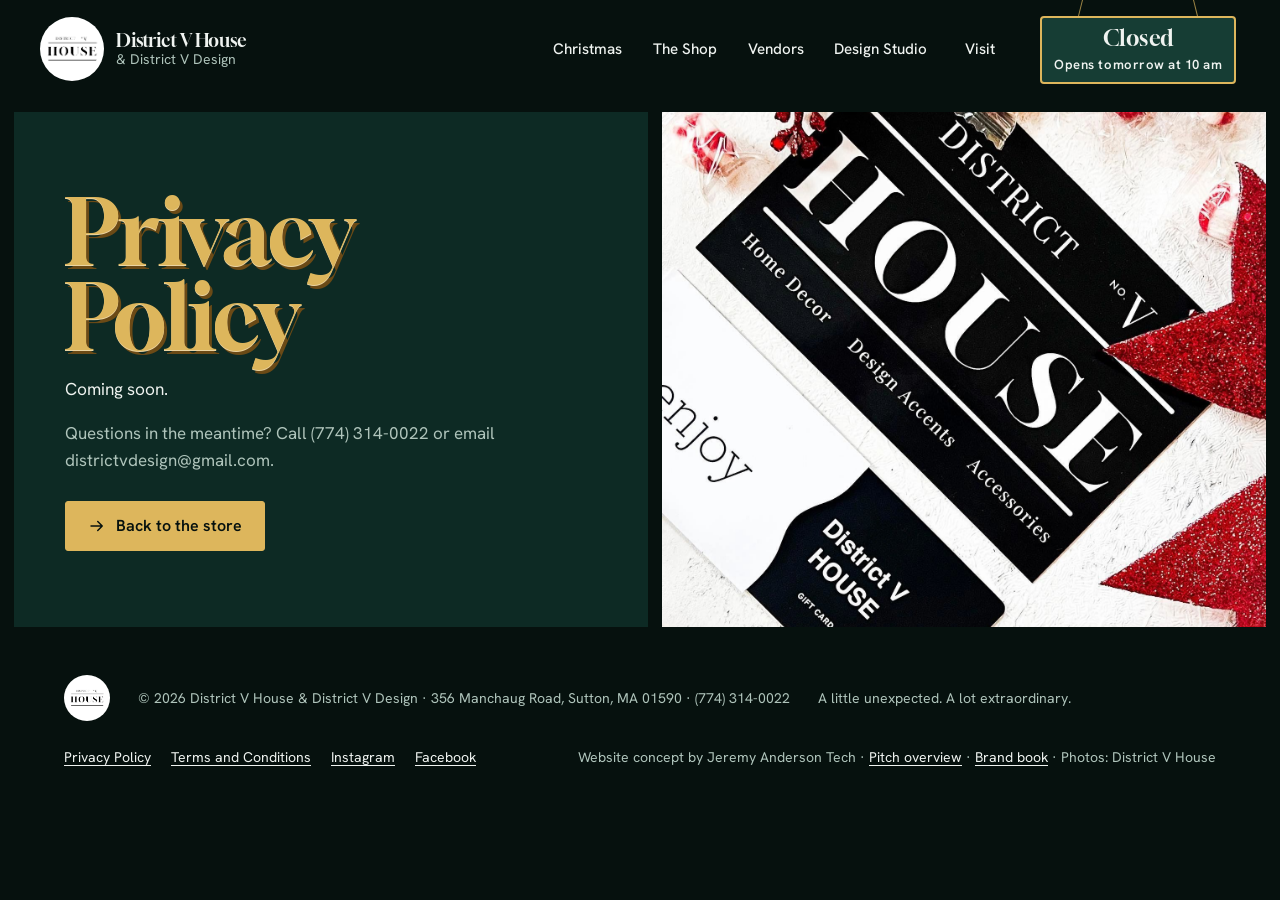
<file: site/privacy.html>
<!DOCTYPE html>
<html lang="en" data-season="holiday">
<head>
<meta charset="utf-8">
<meta name="viewport" content="width=device-width, initial-scale=1">
<meta name="robots" content="noindex"><!-- pitch preview: remove when this becomes the live site -->
<title>Privacy Policy · District V House</title>
<meta name="description" content="Privacy Policy for District V House, Sutton, Massachusetts.">
<meta name="theme-color" content="#0D2A24">
<link rel="preload" href="../assets/fonts/gloock-latin-400-normal.woff2" as="font" type="font/woff2" crossorigin>
<link rel="stylesheet" href="../assets/fonts/fonts.css">
<link rel="stylesheet" href="site.css">
</head>
<body>
<a class="skip" href="#main">Skip to content</a>
<svg width="0" height="0" style="position:absolute" aria-hidden="true">
  <defs>
    <symbol id="i-pin" viewBox="0 0 24 24"><path d="M12 21s-7-6.2-7-11.5A7 7 0 0 1 19 9.5C19 14.8 12 21 12 21Z" fill="none" stroke="currentColor" stroke-width="1.8" stroke-linejoin="round"/><circle cx="12" cy="9.5" r="2.4" fill="none" stroke="currentColor" stroke-width="1.8"/></symbol>
    <symbol id="i-phone" viewBox="0 0 24 24"><path d="M6.6 3.5h2.6l1.4 4.1-2 1.4a12 12 0 0 0 6.4 6.4l1.4-2 4.1 1.4v2.6a2 2 0 0 1-2.2 2A16.6 16.6 0 0 1 4.6 5.7a2 2 0 0 1 2-2.2Z" fill="none" stroke="currentColor" stroke-width="1.8" stroke-linejoin="round"/></symbol>
    <symbol id="i-mail" viewBox="0 0 24 24"><rect x="3.5" y="5.5" width="17" height="13" rx="1.5" fill="none" stroke="currentColor" stroke-width="1.8"/><path d="m4 7 8 6 8-6" fill="none" stroke="currentColor" stroke-width="1.8" stroke-linejoin="round"/></symbol>
    <symbol id="i-arrow" viewBox="0 0 24 24"><path d="M4 12h15M13 6l6 6-6 6" fill="none" stroke="currentColor" stroke-width="1.9" stroke-linecap="round" stroke-linejoin="round"/></symbol>
    <symbol id="i-cam" viewBox="0 0 24 24"><rect x="3.5" y="3.5" width="17" height="17" rx="5" fill="none" stroke="currentColor" stroke-width="1.8"/><circle cx="12" cy="12" r="4" fill="none" stroke="currentColor" stroke-width="1.8"/><circle cx="17.2" cy="6.8" r="1.1" fill="currentColor"/></symbol>
  </defs>
</svg>

<header class="sash">
  <a class="badge-link" href="index.html">
    <img class="badge" src="../assets/photos/District-3.png" alt="" width="64" height="64">
    <span class="badge-word">District V House<small>&amp; District V Design</small></span>
  </a>
  <nav class="nav" aria-label="Main">
    <a href="christmas.html">Christmas</a>
    <a href="the-shop.html">The Shop</a>
    <a href="vendors.html">Vendors</a>
    <a href="index.html#studio">Design Studio</a>
    <a href="index.html#visit">Visit</a>
  </nav>
  <div class="hang">
    <a class="sign" id="sign" href="index.html#visit" data-state="open" aria-live="polite">
      <b id="sign-word">Open</b><span id="sign-sub">Thu–Sat 10–5 · Sun 11–4</span>
    </a>
  </div>
  <button class="menu-btn" id="menu-btn" aria-expanded="false" aria-controls="mnav"><svg viewBox="0 0 24 24" aria-hidden="true"><path d="M4 7h16M4 12h16M4 17h16" stroke="currentColor" stroke-width="1.8" stroke-linecap="round"/></svg>Menu</button>
  <nav class="mnav" id="mnav" aria-label="Main" hidden>
    <a href="index.html">Home</a>
    <a href="christmas.html">Christmas</a>
    <a href="the-shop.html">The Shop</a>
    <a href="vendors.html">Vendors</a>
    <a href="index.html#studio">Design Studio</a>
    <a href="index.html#visit">Visit</a>
  </nav>
</header>

<main id="main">
  <section class="page-hero" aria-labelledby="page-h">
    <div class="plate">
      <h1 id="page-h">Privacy Policy</h1>
      <p class="lede kicker-line">Coming soon.</p>
      <p class="meta">Questions in the meantime? Call (774) 314-0022 or email districtvdesign@gmail.com.</p>
      <div class="actions"><a class="btn btn-gilt" href="index.html"><svg aria-hidden="true"><use href="#i-arrow"/></svg>Back to the store</a></div>
    </div>
    <figure><img src="../assets/photos/ig_17939136860376267.jpg" alt="District V House shopping bag" loading="lazy"></figure>
  </section>
</main>

<footer class="foot">
  <img class="badge" src="../assets/photos/District-3.png" alt="" width="46" height="46">
  <p>© <span id="yr">2026</span> District V House &amp; District V Design · 356 Manchaug Road, Sutton, MA 01590 · (774) 314-0022</p>
  <p>A little unexpected. A lot extraordinary.</p>
  <nav class="foot-links" aria-label="Footer">
    <a href="privacy.html">Privacy Policy</a>
    <a href="terms.html">Terms and Conditions</a>
    <a href="https://www.instagram.com/districtvhouse/" target="_blank" rel="noopener">Instagram<span class="sr-only"> (opens in a new tab)</span></a>
    <a href="https://www.facebook.com/Districtvdesign/" target="_blank" rel="noopener">Facebook<span class="sr-only"> (opens in a new tab)</span></a>
  </nav>
  <p class="credit">Website concept by Jeremy Anderson Tech · <a href="../">Pitch overview</a> · <a href="../brand/">Brand book</a> · Photos: District V House</p>
</footer>

<aside class="dock" id="dock" aria-label="Quick actions">
  <a class="btn btn-gilt" href="https://www.google.com/maps/dir/?api=1&amp;destination=356+Manchaug+Road+Sutton+MA+01590" target="_blank" rel="noopener"><svg aria-hidden="true"><use href="#i-pin"/></svg>Directions<span class="sr-only"> (opens in a new tab)</span></a>
  <a class="btn btn-line" href="tel:+17743140022"><svg aria-hidden="true"><use href="#i-phone"/></svg>Call</a>
</aside>

<script src="site.js"></script>
</body>
</html>
</file>
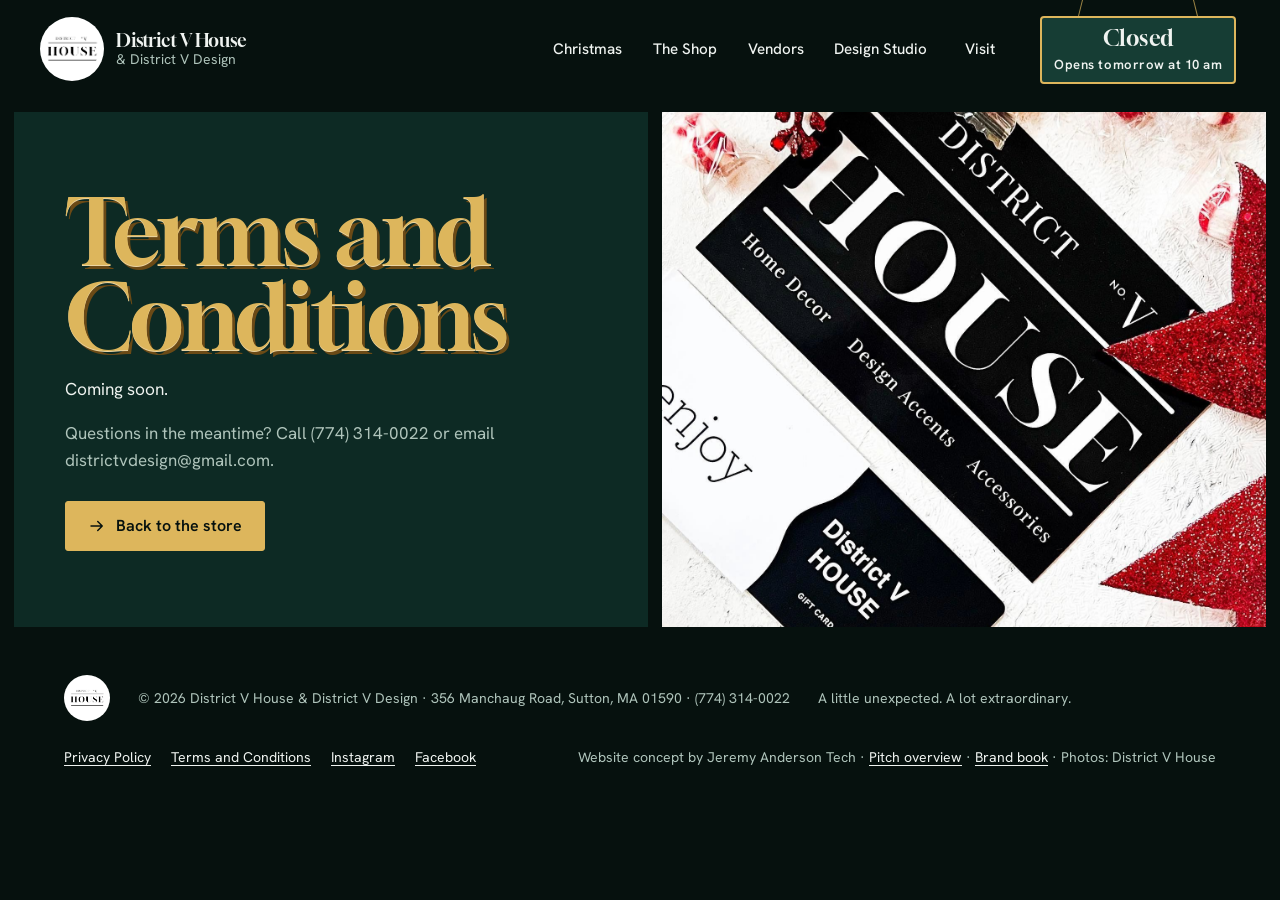
<file: site/terms.html>
<!DOCTYPE html>
<html lang="en" data-season="holiday">
<head>
<meta charset="utf-8">
<meta name="viewport" content="width=device-width, initial-scale=1">
<meta name="robots" content="noindex"><!-- pitch preview: remove when this becomes the live site -->
<title>Terms and Conditions · District V House</title>
<meta name="description" content="Terms and Conditions for District V House, Sutton, Massachusetts.">
<meta name="theme-color" content="#0D2A24">
<link rel="preload" href="../assets/fonts/gloock-latin-400-normal.woff2" as="font" type="font/woff2" crossorigin>
<link rel="stylesheet" href="../assets/fonts/fonts.css">
<link rel="stylesheet" href="site.css">
</head>
<body>
<a class="skip" href="#main">Skip to content</a>
<svg width="0" height="0" style="position:absolute" aria-hidden="true">
  <defs>
    <symbol id="i-pin" viewBox="0 0 24 24"><path d="M12 21s-7-6.2-7-11.5A7 7 0 0 1 19 9.5C19 14.8 12 21 12 21Z" fill="none" stroke="currentColor" stroke-width="1.8" stroke-linejoin="round"/><circle cx="12" cy="9.5" r="2.4" fill="none" stroke="currentColor" stroke-width="1.8"/></symbol>
    <symbol id="i-phone" viewBox="0 0 24 24"><path d="M6.6 3.5h2.6l1.4 4.1-2 1.4a12 12 0 0 0 6.4 6.4l1.4-2 4.1 1.4v2.6a2 2 0 0 1-2.2 2A16.6 16.6 0 0 1 4.6 5.7a2 2 0 0 1 2-2.2Z" fill="none" stroke="currentColor" stroke-width="1.8" stroke-linejoin="round"/></symbol>
    <symbol id="i-mail" viewBox="0 0 24 24"><rect x="3.5" y="5.5" width="17" height="13" rx="1.5" fill="none" stroke="currentColor" stroke-width="1.8"/><path d="m4 7 8 6 8-6" fill="none" stroke="currentColor" stroke-width="1.8" stroke-linejoin="round"/></symbol>
    <symbol id="i-arrow" viewBox="0 0 24 24"><path d="M4 12h15M13 6l6 6-6 6" fill="none" stroke="currentColor" stroke-width="1.9" stroke-linecap="round" stroke-linejoin="round"/></symbol>
    <symbol id="i-cam" viewBox="0 0 24 24"><rect x="3.5" y="3.5" width="17" height="17" rx="5" fill="none" stroke="currentColor" stroke-width="1.8"/><circle cx="12" cy="12" r="4" fill="none" stroke="currentColor" stroke-width="1.8"/><circle cx="17.2" cy="6.8" r="1.1" fill="currentColor"/></symbol>
  </defs>
</svg>

<header class="sash">
  <a class="badge-link" href="index.html">
    <img class="badge" src="../assets/photos/District-3.png" alt="" width="64" height="64">
    <span class="badge-word">District V House<small>&amp; District V Design</small></span>
  </a>
  <nav class="nav" aria-label="Main">
    <a href="christmas.html">Christmas</a>
    <a href="the-shop.html">The Shop</a>
    <a href="vendors.html">Vendors</a>
    <a href="index.html#studio">Design Studio</a>
    <a href="index.html#visit">Visit</a>
  </nav>
  <div class="hang">
    <a class="sign" id="sign" href="index.html#visit" data-state="open" aria-live="polite">
      <b id="sign-word">Open</b><span id="sign-sub">Thu–Sat 10–5 · Sun 11–4</span>
    </a>
  </div>
  <button class="menu-btn" id="menu-btn" aria-expanded="false" aria-controls="mnav"><svg viewBox="0 0 24 24" aria-hidden="true"><path d="M4 7h16M4 12h16M4 17h16" stroke="currentColor" stroke-width="1.8" stroke-linecap="round"/></svg>Menu</button>
  <nav class="mnav" id="mnav" aria-label="Main" hidden>
    <a href="index.html">Home</a>
    <a href="christmas.html">Christmas</a>
    <a href="the-shop.html">The Shop</a>
    <a href="vendors.html">Vendors</a>
    <a href="index.html#studio">Design Studio</a>
    <a href="index.html#visit">Visit</a>
  </nav>
</header>

<main id="main">
  <section class="page-hero" aria-labelledby="page-h">
    <div class="plate">
      <h1 id="page-h">Terms and Conditions</h1>
      <p class="lede kicker-line">Coming soon.</p>
      <p class="meta">Questions in the meantime? Call (774) 314-0022 or email districtvdesign@gmail.com.</p>
      <div class="actions"><a class="btn btn-gilt" href="index.html"><svg aria-hidden="true"><use href="#i-arrow"/></svg>Back to the store</a></div>
    </div>
    <figure><img src="../assets/photos/ig_17939136860376267.jpg" alt="District V House shopping bag" loading="lazy"></figure>
  </section>
</main>

<footer class="foot">
  <img class="badge" src="../assets/photos/District-3.png" alt="" width="46" height="46">
  <p>© <span id="yr">2026</span> District V House &amp; District V Design · 356 Manchaug Road, Sutton, MA 01590 · (774) 314-0022</p>
  <p>A little unexpected. A lot extraordinary.</p>
  <nav class="foot-links" aria-label="Footer">
    <a href="privacy.html">Privacy Policy</a>
    <a href="terms.html">Terms and Conditions</a>
    <a href="https://www.instagram.com/districtvhouse/" target="_blank" rel="noopener">Instagram<span class="sr-only"> (opens in a new tab)</span></a>
    <a href="https://www.facebook.com/Districtvdesign/" target="_blank" rel="noopener">Facebook<span class="sr-only"> (opens in a new tab)</span></a>
  </nav>
  <p class="credit">Website concept by Jeremy Anderson Tech · <a href="../">Pitch overview</a> · <a href="../brand/">Brand book</a> · Photos: District V House</p>
</footer>

<aside class="dock" id="dock" aria-label="Quick actions">
  <a class="btn btn-gilt" href="https://www.google.com/maps/dir/?api=1&amp;destination=356+Manchaug+Road+Sutton+MA+01590" target="_blank" rel="noopener"><svg aria-hidden="true"><use href="#i-pin"/></svg>Directions<span class="sr-only"> (opens in a new tab)</span></a>
  <a class="btn btn-line" href="tel:+17743140022"><svg aria-hidden="true"><use href="#i-phone"/></svg>Call</a>
</aside>

<script src="site.js"></script>
</body>
</html>
</file>
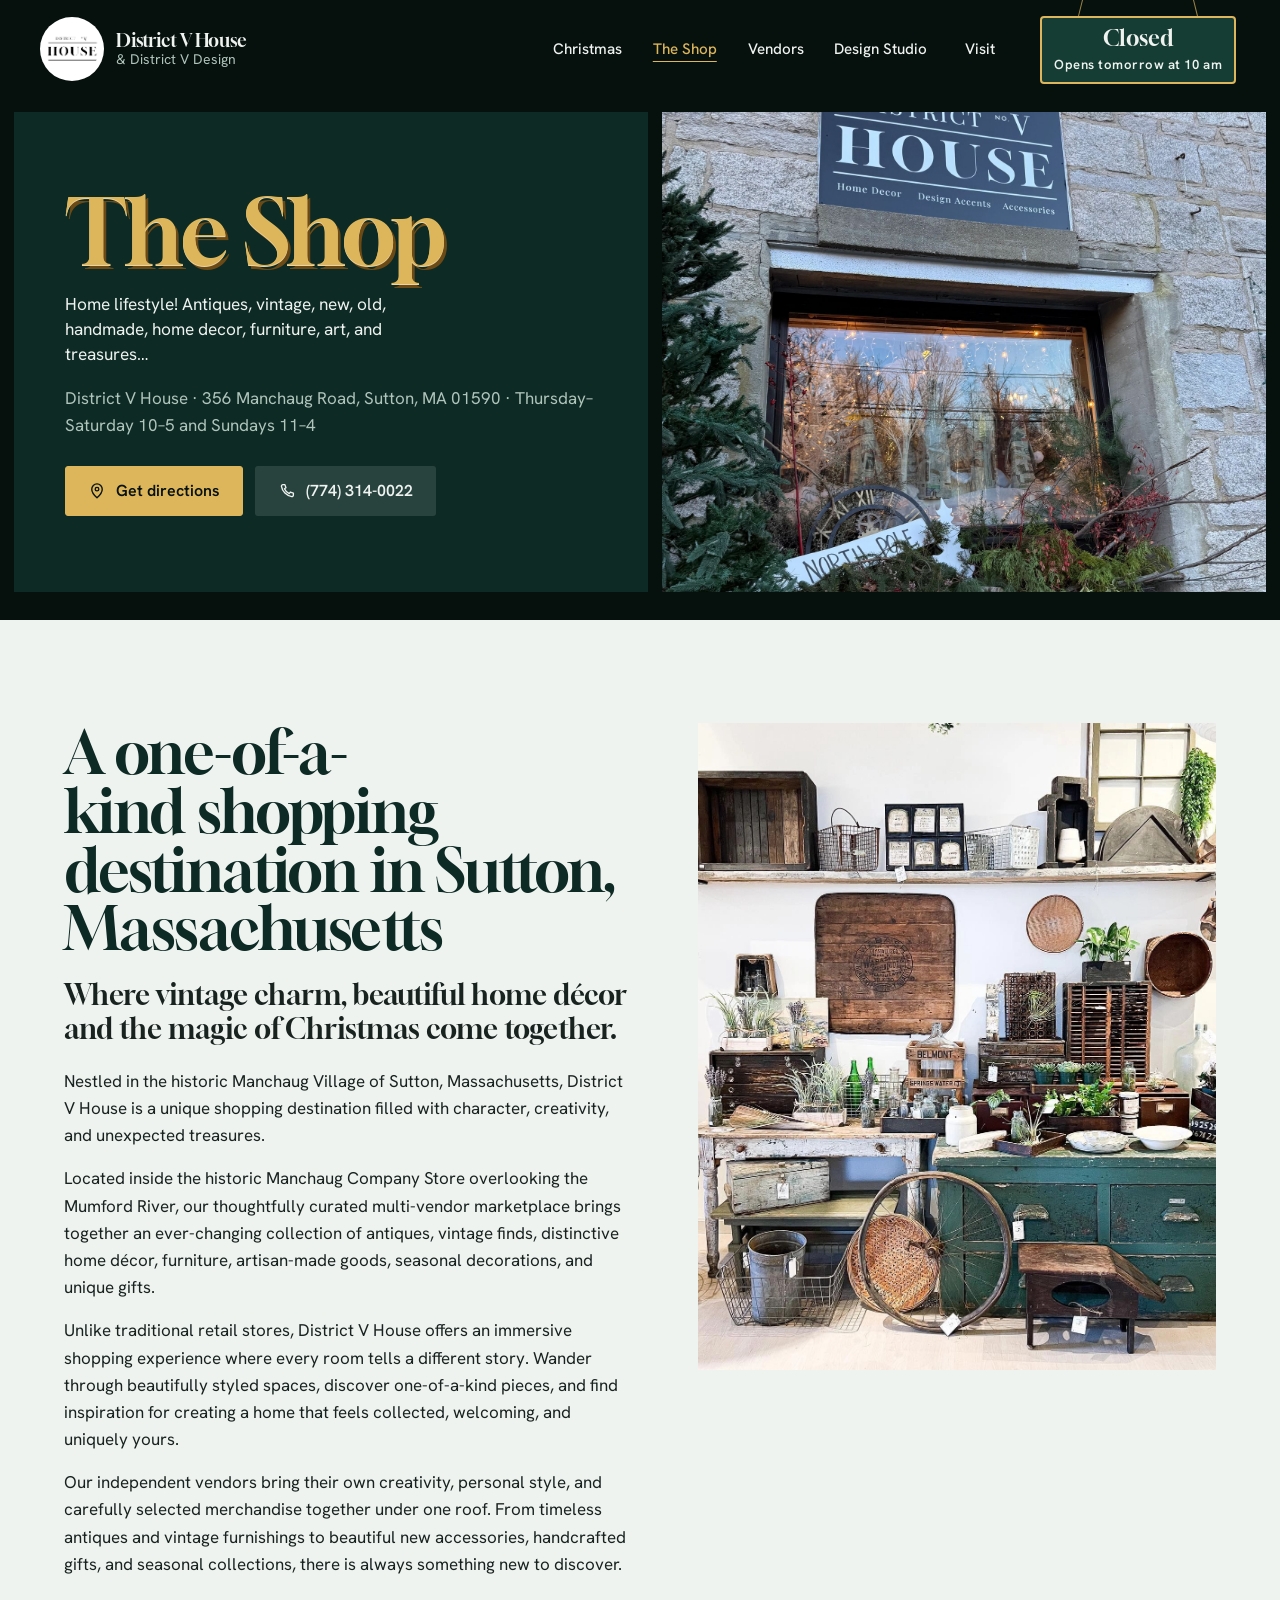
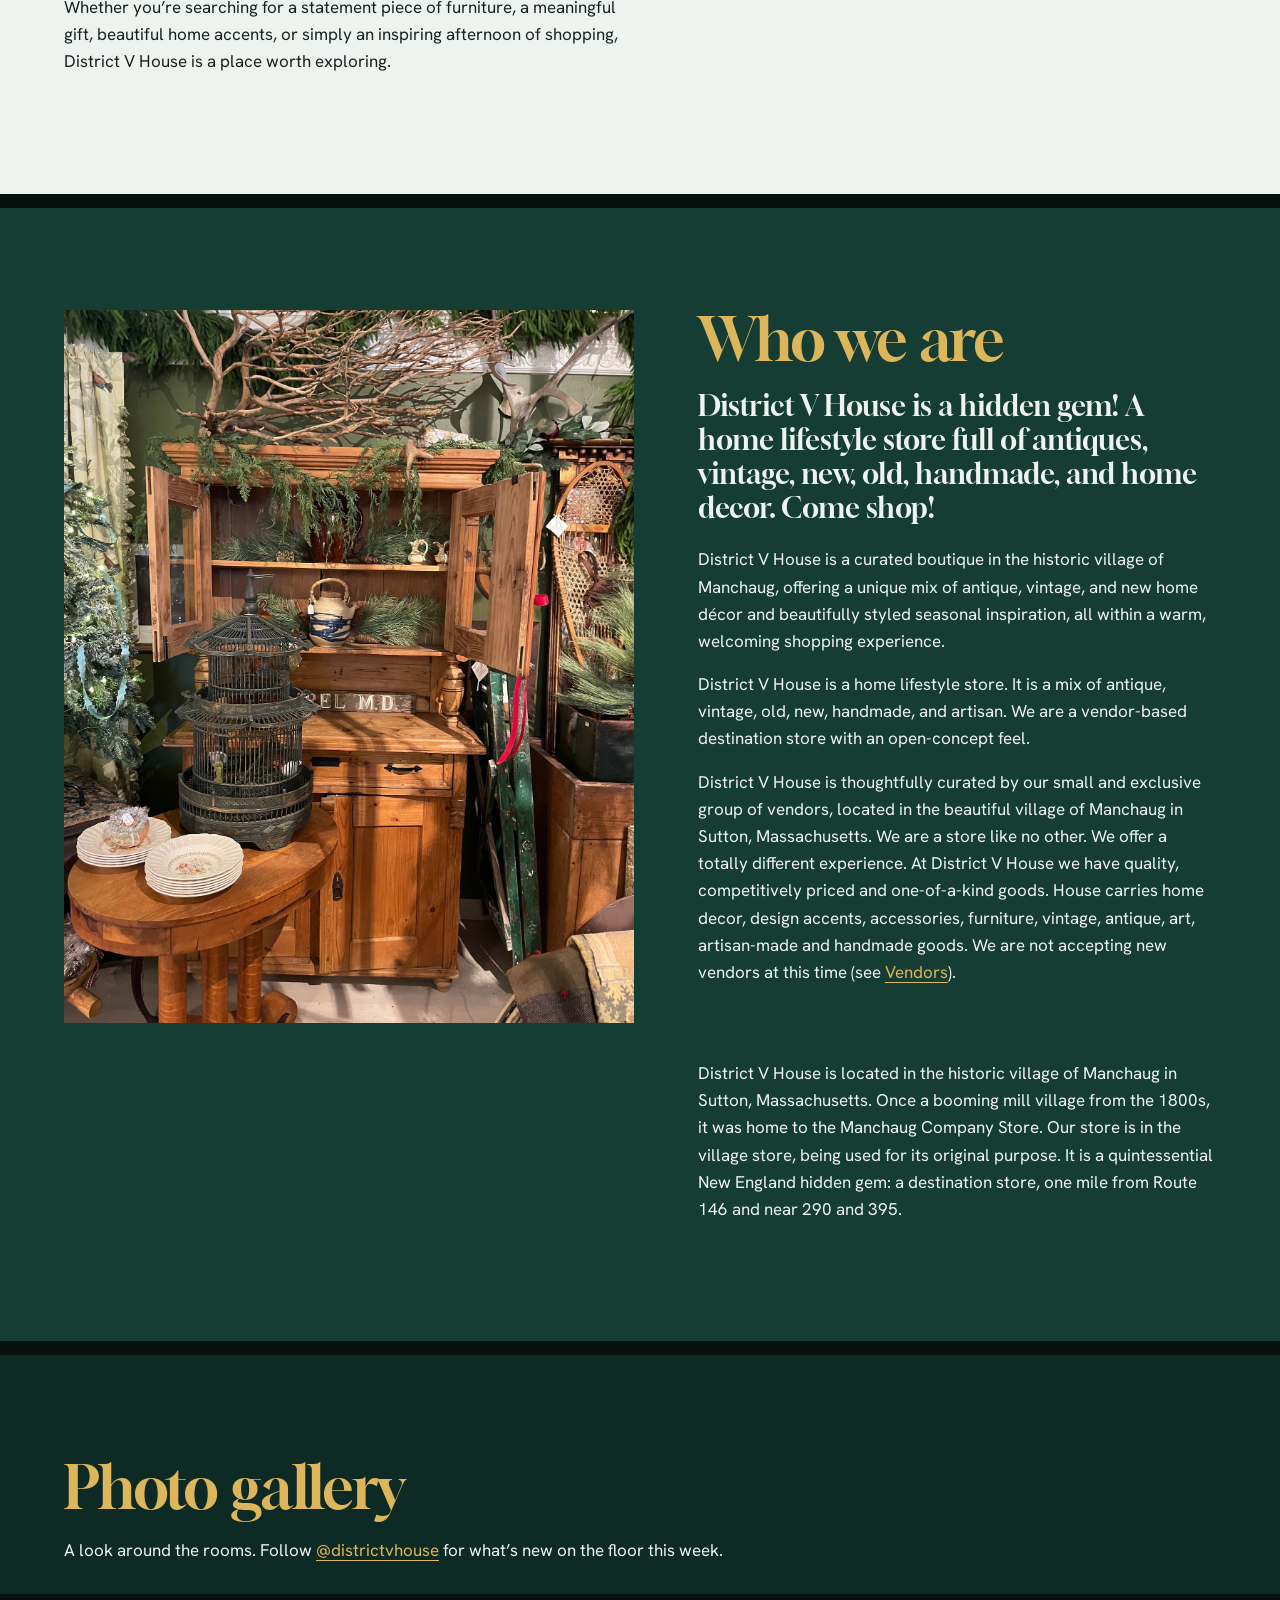
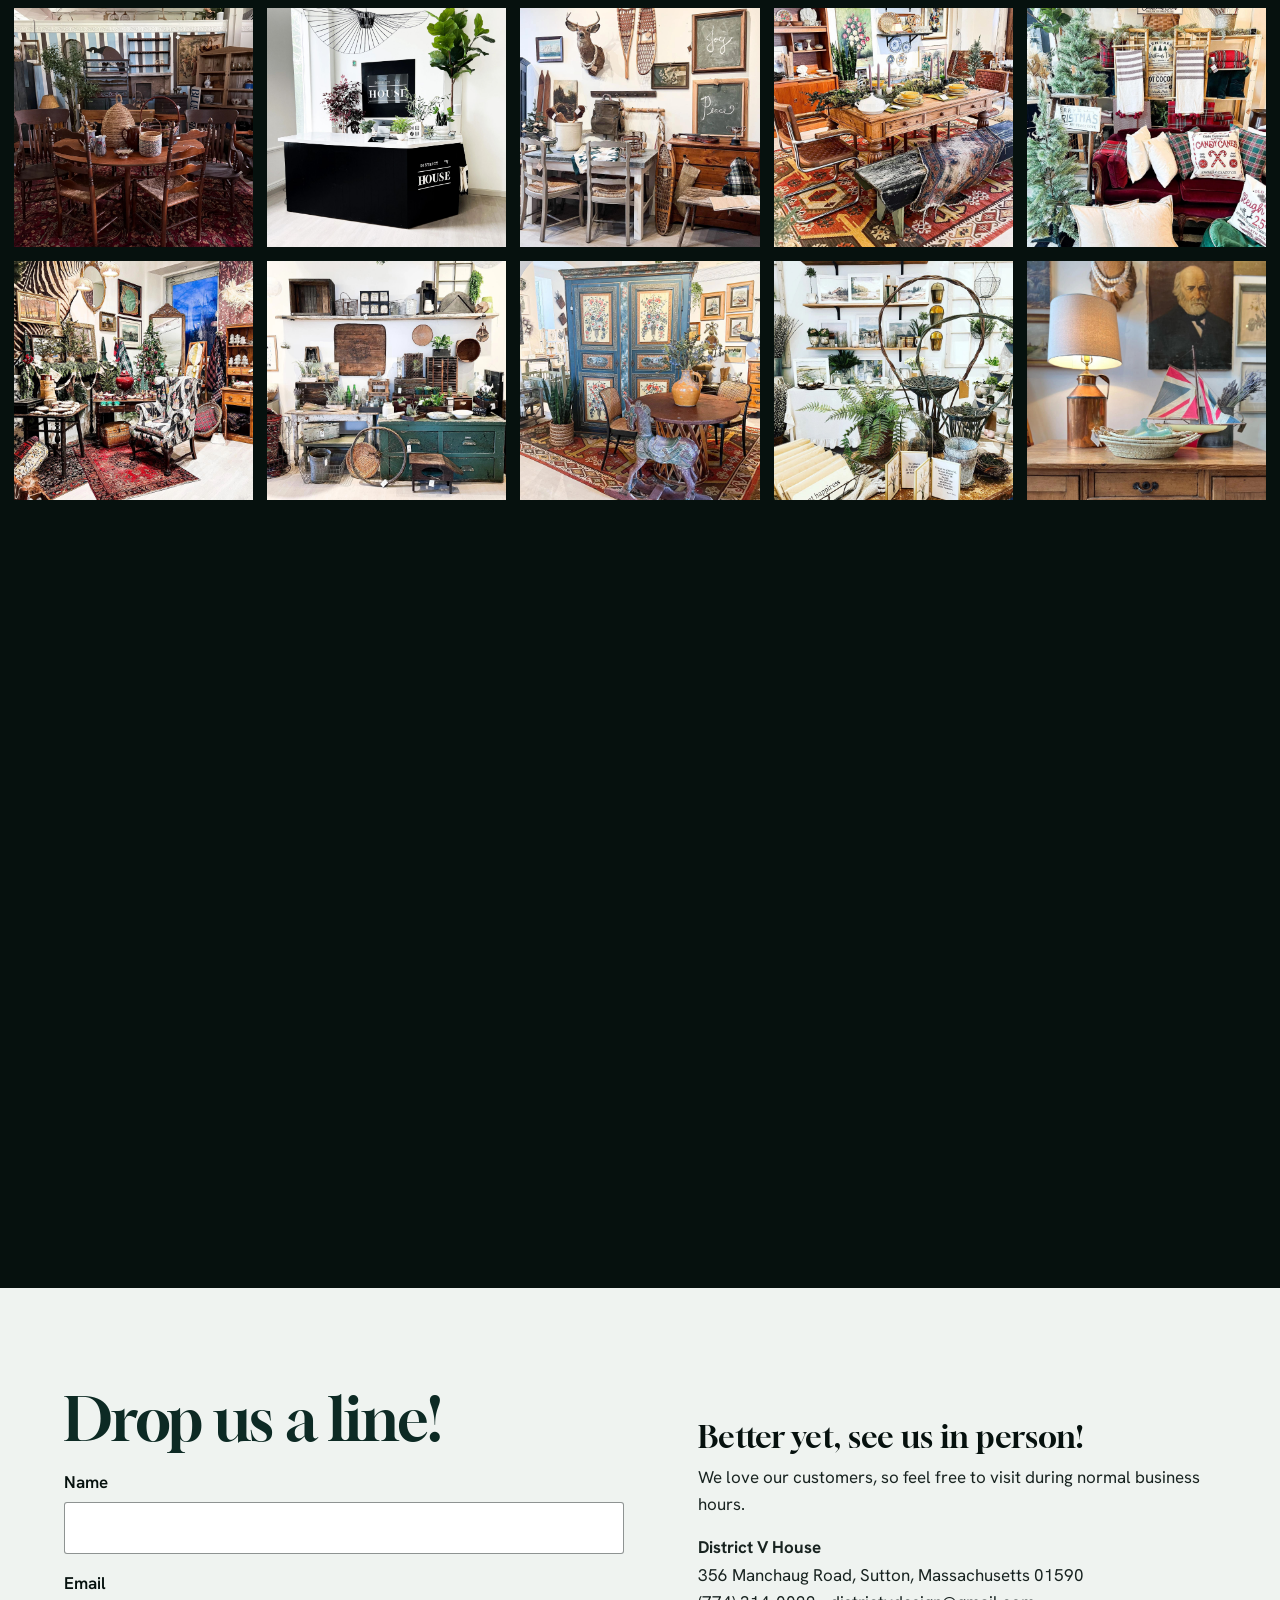
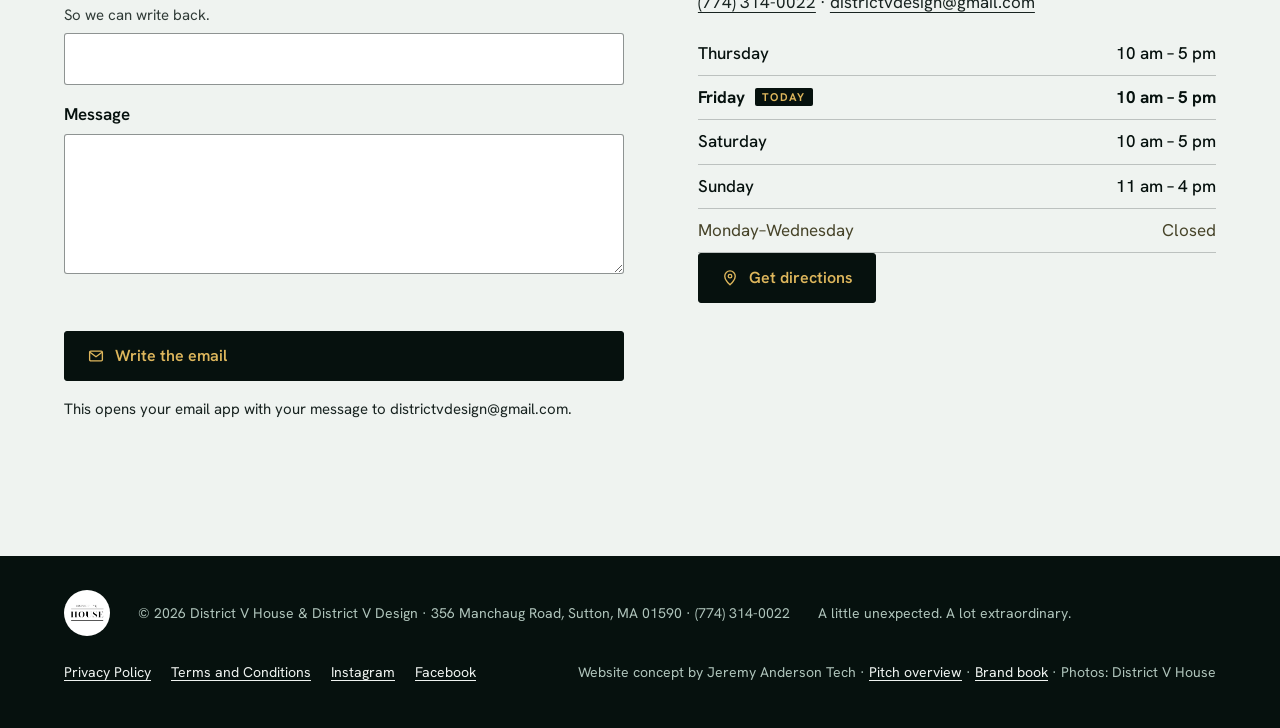
<file: site/the-shop.html>
<!DOCTYPE html>
<html lang="en" data-season="holiday">
<head>
<meta charset="utf-8">
<meta name="viewport" content="width=device-width, initial-scale=1">
<meta name="robots" content="noindex"><!-- pitch preview: remove when this becomes the live site -->
<title>The Shop · District V House, Sutton MA</title>
<meta name="description" content="District V House: a one-of-a-kind multi-vendor home store inside the historic Manchaug Company Store in Sutton, Massachusetts. Antiques, vintage, new, handmade, furniture and art.">
<meta name="theme-color" content="#0D2A24">
<link rel="preload" href="../assets/fonts/gloock-latin-400-normal.woff2" as="font" type="font/woff2" crossorigin>
<link rel="stylesheet" href="../assets/fonts/fonts.css">
<link rel="stylesheet" href="site.css">
</head>
<body>
<a class="skip" href="#main">Skip to content</a>
<svg width="0" height="0" style="position:absolute" aria-hidden="true">
  <defs>
    <symbol id="i-pin" viewBox="0 0 24 24"><path d="M12 21s-7-6.2-7-11.5A7 7 0 0 1 19 9.5C19 14.8 12 21 12 21Z" fill="none" stroke="currentColor" stroke-width="1.8" stroke-linejoin="round"/><circle cx="12" cy="9.5" r="2.4" fill="none" stroke="currentColor" stroke-width="1.8"/></symbol>
    <symbol id="i-phone" viewBox="0 0 24 24"><path d="M6.6 3.5h2.6l1.4 4.1-2 1.4a12 12 0 0 0 6.4 6.4l1.4-2 4.1 1.4v2.6a2 2 0 0 1-2.2 2A16.6 16.6 0 0 1 4.6 5.7a2 2 0 0 1 2-2.2Z" fill="none" stroke="currentColor" stroke-width="1.8" stroke-linejoin="round"/></symbol>
    <symbol id="i-mail" viewBox="0 0 24 24"><rect x="3.5" y="5.5" width="17" height="13" rx="1.5" fill="none" stroke="currentColor" stroke-width="1.8"/><path d="m4 7 8 6 8-6" fill="none" stroke="currentColor" stroke-width="1.8" stroke-linejoin="round"/></symbol>
    <symbol id="i-arrow" viewBox="0 0 24 24"><path d="M4 12h15M13 6l6 6-6 6" fill="none" stroke="currentColor" stroke-width="1.9" stroke-linecap="round" stroke-linejoin="round"/></symbol>
    <symbol id="i-cam" viewBox="0 0 24 24"><rect x="3.5" y="3.5" width="17" height="17" rx="5" fill="none" stroke="currentColor" stroke-width="1.8"/><circle cx="12" cy="12" r="4" fill="none" stroke="currentColor" stroke-width="1.8"/><circle cx="17.2" cy="6.8" r="1.1" fill="currentColor"/></symbol>
  </defs>
</svg>

<header class="sash">
  <a class="badge-link" href="index.html">
    <img class="badge" src="../assets/photos/District-3.png" alt="" width="64" height="64">
    <span class="badge-word">District V House<small>&amp; District V Design</small></span>
  </a>
  <nav class="nav" aria-label="Main">
    <a href="christmas.html">Christmas</a>
    <a href="the-shop.html" aria-current="page">The Shop</a>
    <a href="vendors.html">Vendors</a>
    <a href="index.html#studio">Design Studio</a>
    <a href="index.html#visit">Visit</a>
  </nav>
  <div class="hang">
    <a class="sign" id="sign" href="index.html#visit" data-state="open" aria-live="polite">
      <b id="sign-word">Open</b><span id="sign-sub">Thu–Sat 10–5 · Sun 11–4</span>
    </a>
  </div>
  <button class="menu-btn" id="menu-btn" aria-expanded="false" aria-controls="mnav"><svg viewBox="0 0 24 24" aria-hidden="true"><path d="M4 7h16M4 12h16M4 17h16" stroke="currentColor" stroke-width="1.8" stroke-linecap="round"/></svg>Menu</button>
  <nav class="mnav" id="mnav" aria-label="Main" hidden>
    <a href="index.html">Home</a>
    <a href="christmas.html">Christmas</a>
    <a href="the-shop.html" aria-current="page">The Shop</a>
    <a href="vendors.html">Vendors</a>
    <a href="index.html#studio">Design Studio</a>
    <a href="index.html#visit">Visit</a>
  </nav>
</header>

<main id="main">
  <section class="page-hero" aria-labelledby="page-h">
    <div class="plate">
      <h1 id="page-h">The Shop</h1>
      <p class="lede kicker-line">Home lifestyle! Antiques, vintage, new, old, handmade, home decor, furniture, art, and treasures…</p>
      <p class="meta">District V House · 356 Manchaug Road, Sutton, MA 01590 · Thursday–Saturday 10–5 and Sundays 11–4</p>
      <div class="actions"><a class="btn btn-gilt" data-dock-hide href="https://www.google.com/maps/dir/?api=1&amp;destination=356+Manchaug+Road+Sutton+MA+01590" target="_blank" rel="noopener"><svg aria-hidden="true"><use href="#i-pin"/></svg>Get directions<span class="sr-only"> (opens in a new tab)</span></a><a class="btn btn-line" href="tel:+17743140022"><svg aria-hidden="true"><use href="#i-phone"/></svg>(774) 314-0022</a></div>
    </div>
    <figure><img src="../assets/photos/IMG_7147.jpeg" alt="The District V House storefront with its sign over the window" loading="lazy"></figure>
  </section>

  <section class="band frost" id="destination" aria-labelledby="dest-h">
    <div class="split">
      <div>
        <h2 id="dest-h">A one-of-a-kind shopping destination in Sutton, Massachusetts</h2>
        <p class="kicker-line">Where vintage charm, beautiful home décor and the magic of Christmas come together.</p>
        <p>Nestled in the historic Manchaug Village of Sutton, Massachusetts, District V House is a unique shopping destination filled with character, creativity, and unexpected treasures.</p>
        <p>Located inside the historic Manchaug Company Store overlooking the Mumford River, our thoughtfully curated multi-vendor marketplace brings together an ever-changing collection of antiques, vintage finds, distinctive home décor, furniture, artisan-made goods, seasonal decorations, and unique gifts.</p>
        <p>Unlike traditional retail stores, District V House offers an immersive shopping experience where every room tells a different story. Wander through beautifully styled spaces, discover one-of-a-kind pieces, and find inspiration for creating a home that feels collected, welcoming, and uniquely yours.</p>
        <p>Our independent vendors bring their own creativity, personal style, and carefully selected merchandise together under one roof. From timeless antiques and vintage furnishings to beautiful new accessories, handcrafted gifts, and seasonal collections, there is always something new to discover.</p>
        <p>Whether you’re searching for a statement piece of furniture, a meaningful gift, beautiful home accents, or simply an inspiring afternoon of shopping, District V House is a place worth exploring.</p>
      </div>
      <figure><img src="../assets/photos/ig_18009390109531624.jpg" alt="A vendor space with a green cabinet at District V House" loading="lazy"></figure>
    </div>
  </section>

  <section class="band deep" id="about" aria-labelledby="about-h">
    <div class="split flip">
      <div>
        <h2 id="about-h">Who we are</h2>
        <p class="kicker-line">District V House is a hidden gem! A home lifestyle store full of antiques, vintage, new, old, handmade, and home decor. Come shop!</p>
        <p>District V House is a curated boutique in the historic village of Manchaug, offering a unique mix of antique, vintage, and new home décor and beautifully styled seasonal inspiration, all within a warm, welcoming shopping experience.</p>
        <p>District V House is a home lifestyle store. It is a mix of antique, vintage, old, new, handmade, and artisan. We are a vendor-based destination store with an open-concept feel.</p>
        <p>District V House is thoughtfully curated by our small and exclusive group of vendors, located in the beautiful village of Manchaug in Sutton, Massachusetts. We are a store like no other. We offer a totally different experience. At District V House we have quality, competitively priced and one-of-a-kind goods. House carries home decor, design accents, accessories, furniture, vintage, antique, art, artisan-made and handmade goods. We are not accepting new vendors at this time (see <a href="vendors.html">Vendors</a>).</p>
        <h3>The store</h3>
        <p>District V House is located in the historic village of Manchaug in Sutton, Massachusetts. Once a booming mill village from the 1800s, it was home to the Manchaug Company Store. Our store is in the village store, being used for its original purpose. It is a quintessential New England hidden gem: a destination store, one mile from Route 146 and near 290 and 395.</p>
      </div>
      <figure><img src="../assets/photos/IMG_9929.jpeg" alt="Vintage wooden furniture, a birdcage and ceramics at District V House" loading="lazy"></figure>
    </div>
  </section>

  <section class="band glass" id="gallery" aria-labelledby="gal-h">
    <h2 id="gal-h">Photo gallery</h2>
    <p>A look around the rooms. Follow <a href="https://www.instagram.com/districtvhouse/" target="_blank" rel="noopener">@districtvhouse<span class="sr-only"> (opens in a new tab)</span></a> for what’s new on the floor this week.</p>
    <div class="gallery">
      <figure><img src="../assets/photos/IMG_5509.jpeg" alt="Dining room with rattan chairs, District V House" loading="lazy"></figure>
      <figure><img src="../assets/photos/IMG_1592-0001.jpg" alt="The HOUSE counter with a fig tree, District V House" loading="lazy"></figure>
      <figure><img src="../assets/photos/ig_17920208909635230.jpg" alt="Vintage dining table with antlers and chalkboards, District V House" loading="lazy"></figure>
      <figure><img src="../assets/photos/ig_17964066047014432.jpg" alt="Eclectic room with a patterned rug, District V House" loading="lazy"></figure>
      <figure><img src="../assets/photos/ig_18254721616138552.jpg" alt="Red plaid sofa with pillows, District V House" loading="lazy"></figure>
      <figure><img src="../assets/photos/ig_17952417656201515.jpg" alt="Armchair beside a gallery wall, District V House" loading="lazy"></figure>
      <figure><img src="../assets/photos/ig_18009390109531624.jpg" alt="Vendor space with a green cabinet, District V House" loading="lazy"></figure>
      <figure><img src="../assets/photos/ig_17853283607910728.jpg" alt="Painted blue armoire and rocking horse, District V House" loading="lazy"></figure>
      <figure><img src="../assets/photos/ig_18045139399402348.jpg" alt="Shelves of plants and home accents, District V House" loading="lazy"></figure>
      <figure><img src="../assets/photos/ig_17905278833710541.jpg" alt="Styled room at District V House, District V House" loading="lazy"></figure>
      <figure><img src="../assets/photos/ig_17961121658218699.jpg" alt="Zebra rug and a red armchair, District V House" loading="lazy"></figure>
      <figure><img src="../assets/photos/ig_18245369425179163.jpg" alt="Shelves of home accents, District V House" loading="lazy"></figure>
      <figure><img src="../assets/photos/ig_17947734818296880.jpg" alt="Living room with a black and white striped rug, District V House" loading="lazy"></figure>
      <figure><img src="../assets/photos/ig_17939136860376267.jpg" alt="District V House shopping bag, District V House" loading="lazy"></figure>
      <figure><img src="../assets/photos/ig_17955500342574855.jpg" alt="Living room with a lantern, District V House" loading="lazy"></figure>
      <figure><img src="../assets/photos/ig_17971297667135432.jpg" alt="Styled room at District V House, District V House" loading="lazy"></figure>
      <figure><img src="../assets/photos/ig_17978133733976450.jpg" alt="The HOUSE counter and a table display, District V House" loading="lazy"></figure>
      <figure><img src="../assets/photos/ig_17949531965418583.jpg" alt="A set dining table, District V House" loading="lazy"></figure>
      <figure><img src="../assets/photos/ig_17961655958344610.jpg" alt="Jamie Harrity Burke in the store, District V House" loading="lazy"></figure>
      <figure><img src="../assets/photos/ig_17989064200923641.jpg" alt="Styled room at District V House, District V House" loading="lazy"></figure>
      <figure><img src="../assets/photos/ig_18366205216051201.jpg" alt="Living room under an arched doorway, District V House" loading="lazy"></figure>
      <figure><img src="../assets/photos/ig_17891975099819958.jpg" alt="Styled room at District V House, District V House" loading="lazy"></figure>
    </div>
  </section>

  <section class="band frost" id="contact" aria-labelledby="contact-h">
    <div class="split">
      <div>
        <h2 id="contact-h">Drop us a line!</h2>
        <form class="form" id="contact-form" novalidate>
          <label>Name <input name="name" autocomplete="name"></label>
          <label>Email <span class="hint" id="email-hint">So we can write back.</span><input name="email" type="email" autocomplete="email" required aria-describedby="email-hint contact-error"></label>
          <label>Message <textarea name="message"></textarea></label>
          <p class="err" id="contact-error" role="alert"></p>
          <button class="btn btn-dark" type="submit"><svg aria-hidden="true"><use href="#i-mail"/></svg>Write the email</button>
          <p class="hint">This opens your email app with your message to districtvdesign@gmail.com.</p>
          <p class="done" id="contact-done" role="status"></p>
        </form>
      </div>
      <div data-dock-hide>
        <h3>Better yet, see us in person!</h3>
        <p>We love our customers, so feel free to visit during normal business hours.</p>
        <p><b>District V House</b><br>356 Manchaug Road, Sutton, Massachusetts 01590<br><a href="tel:+17743140022">(774) 314-0022</a> · <a href="mailto:districtvdesign@gmail.com">districtvdesign@gmail.com</a></p>
        <table class="hours compact">
        <caption class="sr-only">Store hours</caption>
        <tbody>
          <tr data-d="4"><th scope="row">Thursday</th><td>10 am – 5 pm</td></tr>
          <tr data-d="5"><th scope="row">Friday</th><td>10 am – 5 pm</td></tr>
          <tr data-d="6"><th scope="row">Saturday</th><td>10 am – 5 pm</td></tr>
          <tr data-d="0"><th scope="row">Sunday</th><td>11 am – 4 pm</td></tr>
          <tr data-d="1" class="closed"><th scope="row">Monday–Wednesday</th><td>Closed</td></tr>
        </tbody>
      </table>
        <div class="actions"><a class="btn btn-dark" href="https://www.google.com/maps/dir/?api=1&amp;destination=356+Manchaug+Road+Sutton+MA+01590" target="_blank" rel="noopener"><svg aria-hidden="true"><use href="#i-pin"/></svg>Get directions<span class="sr-only"> (opens in a new tab)</span></a></div>
      </div>
    </div>
  </section>
</main>

<footer class="foot">
  <img class="badge" src="../assets/photos/District-3.png" alt="" width="46" height="46">
  <p>© <span id="yr">2026</span> District V House &amp; District V Design · 356 Manchaug Road, Sutton, MA 01590 · (774) 314-0022</p>
  <p>A little unexpected. A lot extraordinary.</p>
  <nav class="foot-links" aria-label="Footer">
    <a href="privacy.html">Privacy Policy</a>
    <a href="terms.html">Terms and Conditions</a>
    <a href="https://www.instagram.com/districtvhouse/" target="_blank" rel="noopener">Instagram<span class="sr-only"> (opens in a new tab)</span></a>
    <a href="https://www.facebook.com/Districtvdesign/" target="_blank" rel="noopener">Facebook<span class="sr-only"> (opens in a new tab)</span></a>
  </nav>
  <p class="credit">Website concept by Jeremy Anderson Tech · <a href="../">Pitch overview</a> · <a href="../brand/">Brand book</a> · Photos: District V House</p>
</footer>

<aside class="dock" id="dock" aria-label="Quick actions">
  <a class="btn btn-gilt" href="https://www.google.com/maps/dir/?api=1&amp;destination=356+Manchaug+Road+Sutton+MA+01590" target="_blank" rel="noopener"><svg aria-hidden="true"><use href="#i-pin"/></svg>Directions<span class="sr-only"> (opens in a new tab)</span></a>
  <a class="btn btn-line" href="tel:+17743140022"><svg aria-hidden="true"><use href="#i-phone"/></svg>Call</a>
</aside>

<script src="site.js"></script>
</body>
</html>
</file>
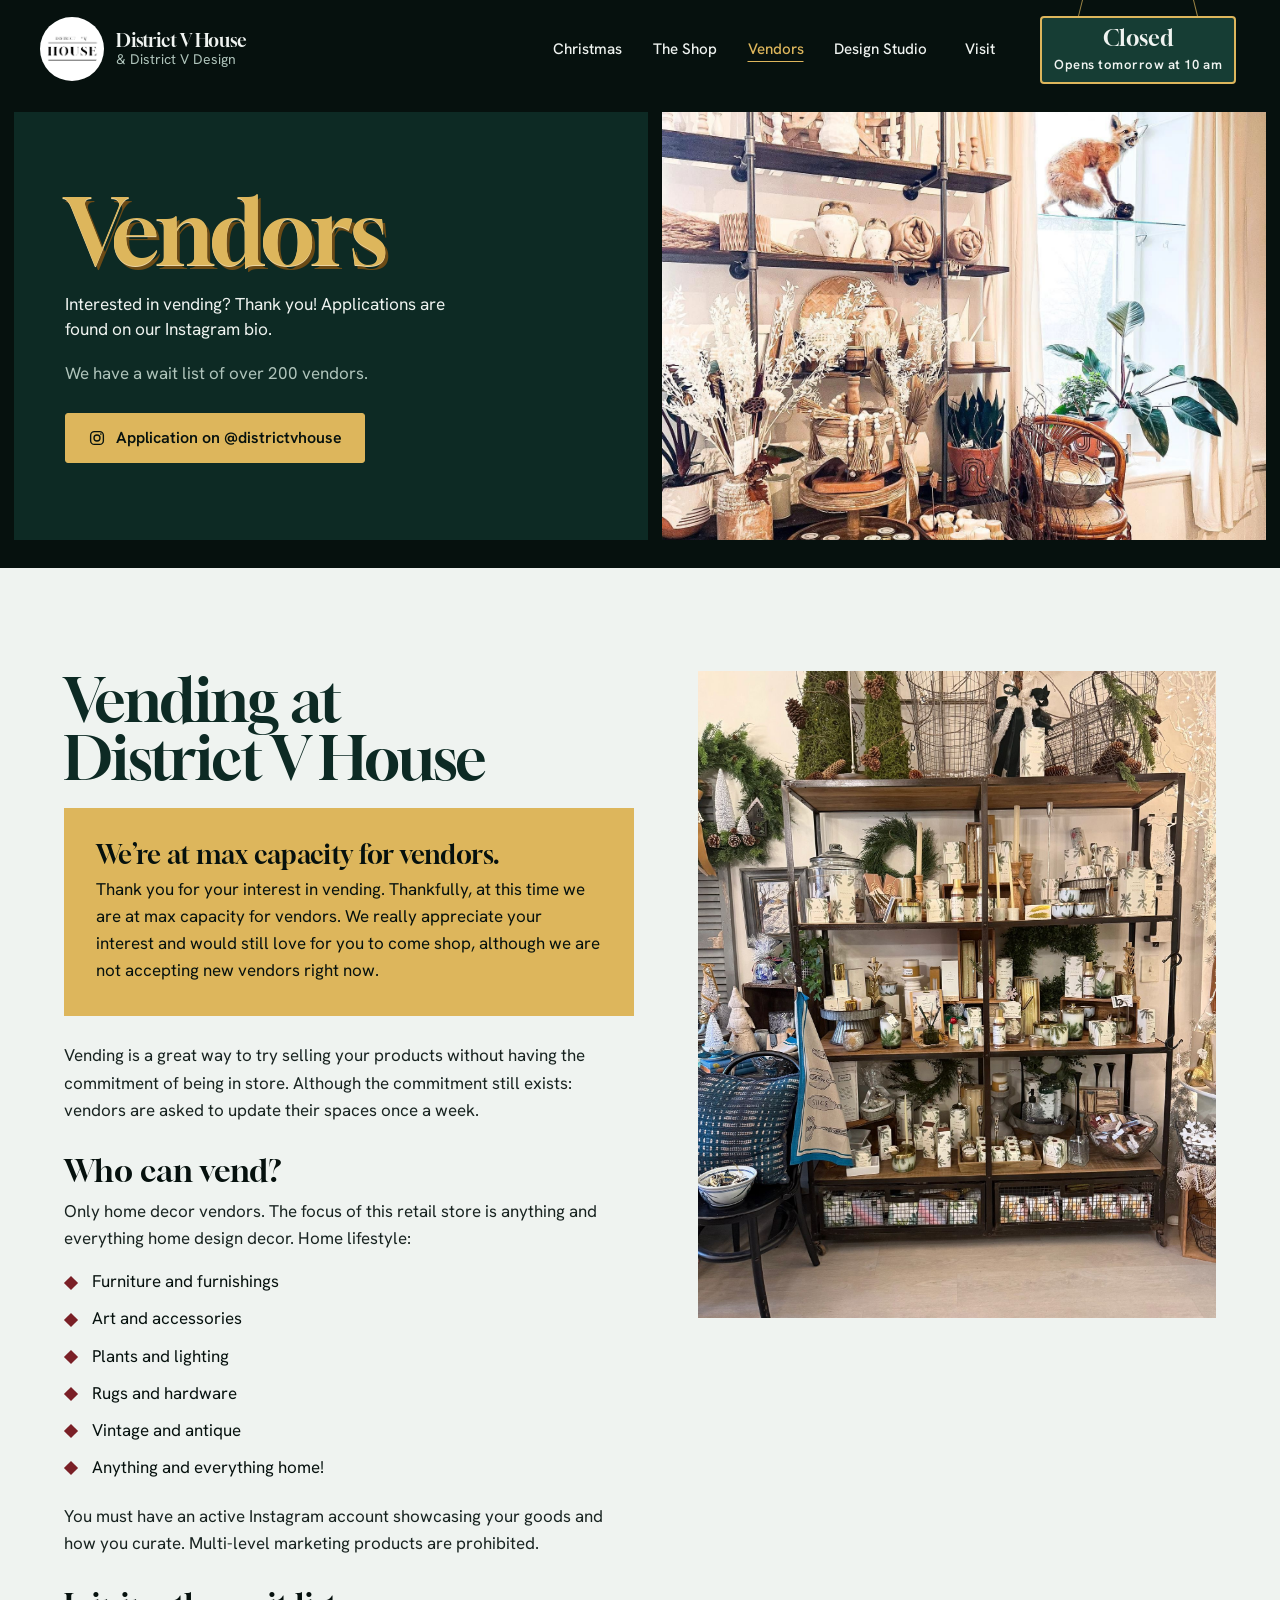
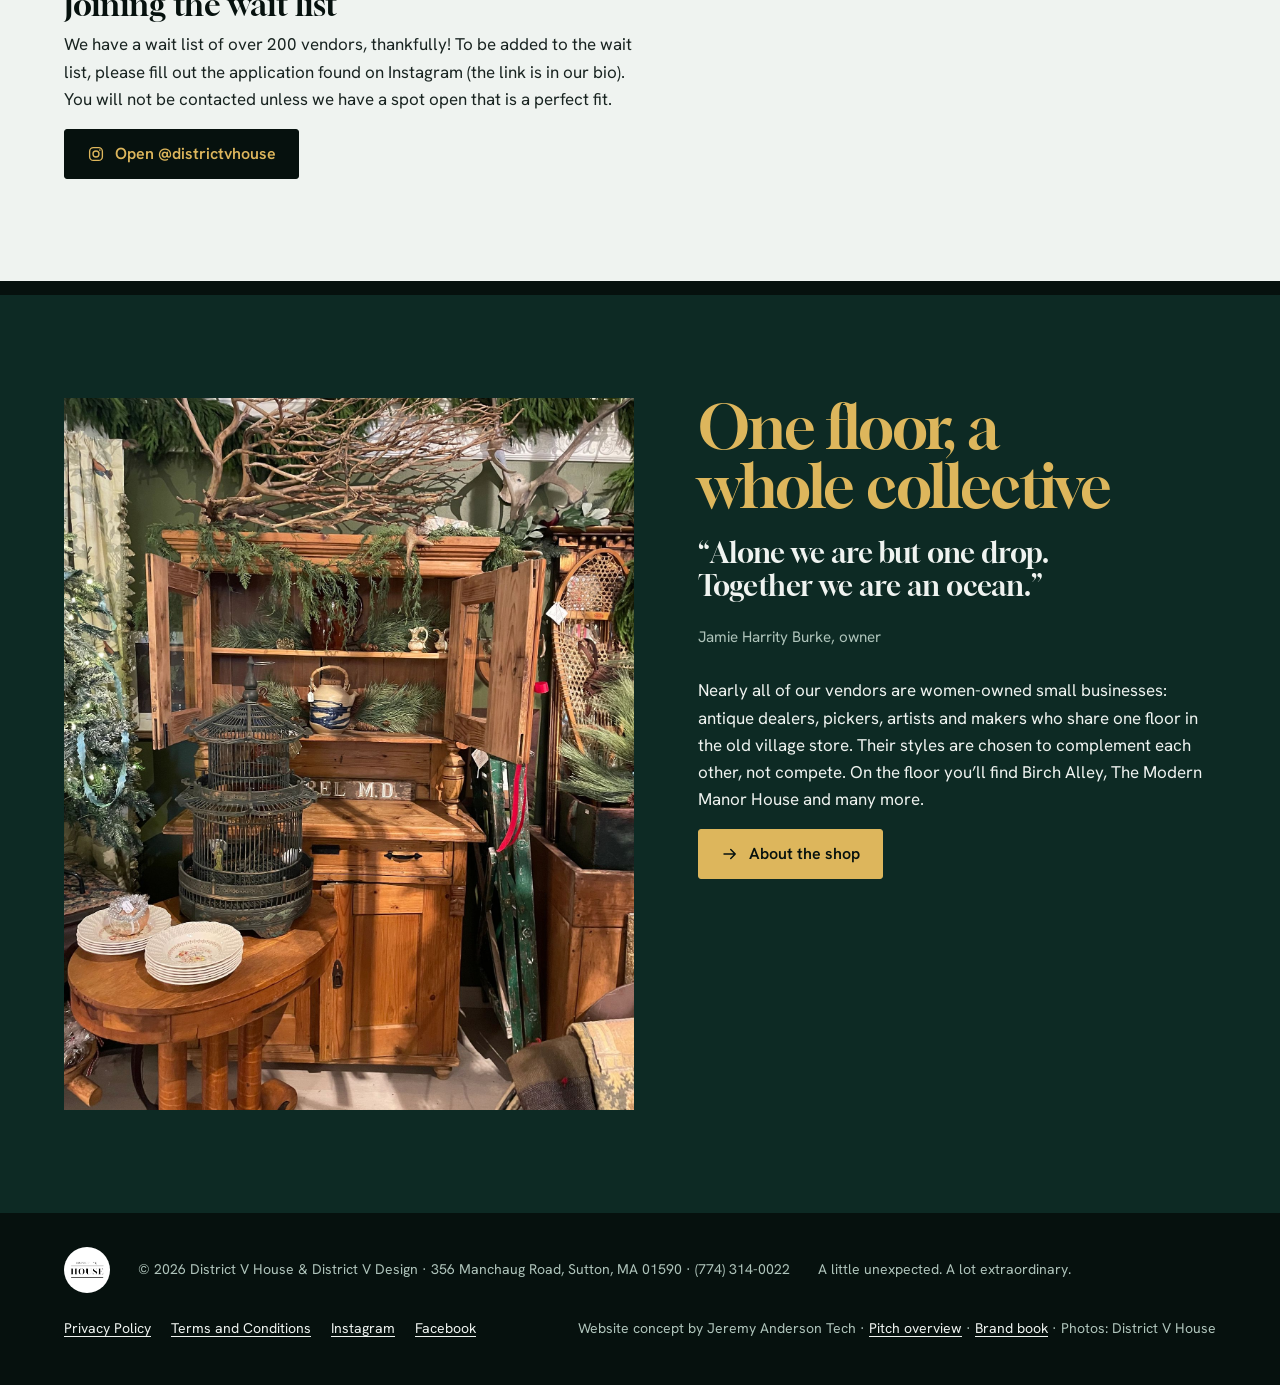
<file: site/vendors.html>
<!DOCTYPE html>
<html lang="en" data-season="holiday">
<head>
<meta charset="utf-8">
<meta name="viewport" content="width=device-width, initial-scale=1">
<meta name="robots" content="noindex"><!-- pitch preview: remove when this becomes the live site -->
<title>Vendors · District V House, Sutton MA</title>
<meta name="description" content="Vending at District V House: home decor and home lifestyle vendors only, wait list of over 200, application in the Instagram bio. Vendors refresh their spaces weekly.">
<meta name="theme-color" content="#0D2A24">
<link rel="preload" href="../assets/fonts/gloock-latin-400-normal.woff2" as="font" type="font/woff2" crossorigin>
<link rel="stylesheet" href="../assets/fonts/fonts.css">
<link rel="stylesheet" href="site.css">
</head>
<body>
<a class="skip" href="#main">Skip to content</a>
<svg width="0" height="0" style="position:absolute" aria-hidden="true">
  <defs>
    <symbol id="i-pin" viewBox="0 0 24 24"><path d="M12 21s-7-6.2-7-11.5A7 7 0 0 1 19 9.5C19 14.8 12 21 12 21Z" fill="none" stroke="currentColor" stroke-width="1.8" stroke-linejoin="round"/><circle cx="12" cy="9.5" r="2.4" fill="none" stroke="currentColor" stroke-width="1.8"/></symbol>
    <symbol id="i-phone" viewBox="0 0 24 24"><path d="M6.6 3.5h2.6l1.4 4.1-2 1.4a12 12 0 0 0 6.4 6.4l1.4-2 4.1 1.4v2.6a2 2 0 0 1-2.2 2A16.6 16.6 0 0 1 4.6 5.7a2 2 0 0 1 2-2.2Z" fill="none" stroke="currentColor" stroke-width="1.8" stroke-linejoin="round"/></symbol>
    <symbol id="i-mail" viewBox="0 0 24 24"><rect x="3.5" y="5.5" width="17" height="13" rx="1.5" fill="none" stroke="currentColor" stroke-width="1.8"/><path d="m4 7 8 6 8-6" fill="none" stroke="currentColor" stroke-width="1.8" stroke-linejoin="round"/></symbol>
    <symbol id="i-arrow" viewBox="0 0 24 24"><path d="M4 12h15M13 6l6 6-6 6" fill="none" stroke="currentColor" stroke-width="1.9" stroke-linecap="round" stroke-linejoin="round"/></symbol>
    <symbol id="i-cam" viewBox="0 0 24 24"><rect x="3.5" y="3.5" width="17" height="17" rx="5" fill="none" stroke="currentColor" stroke-width="1.8"/><circle cx="12" cy="12" r="4" fill="none" stroke="currentColor" stroke-width="1.8"/><circle cx="17.2" cy="6.8" r="1.1" fill="currentColor"/></symbol>
  </defs>
</svg>

<header class="sash">
  <a class="badge-link" href="index.html">
    <img class="badge" src="../assets/photos/District-3.png" alt="" width="64" height="64">
    <span class="badge-word">District V House<small>&amp; District V Design</small></span>
  </a>
  <nav class="nav" aria-label="Main">
    <a href="christmas.html">Christmas</a>
    <a href="the-shop.html">The Shop</a>
    <a href="vendors.html" aria-current="page">Vendors</a>
    <a href="index.html#studio">Design Studio</a>
    <a href="index.html#visit">Visit</a>
  </nav>
  <div class="hang">
    <a class="sign" id="sign" href="index.html#visit" data-state="open" aria-live="polite">
      <b id="sign-word">Open</b><span id="sign-sub">Thu–Sat 10–5 · Sun 11–4</span>
    </a>
  </div>
  <button class="menu-btn" id="menu-btn" aria-expanded="false" aria-controls="mnav"><svg viewBox="0 0 24 24" aria-hidden="true"><path d="M4 7h16M4 12h16M4 17h16" stroke="currentColor" stroke-width="1.8" stroke-linecap="round"/></svg>Menu</button>
  <nav class="mnav" id="mnav" aria-label="Main" hidden>
    <a href="index.html">Home</a>
    <a href="christmas.html">Christmas</a>
    <a href="the-shop.html">The Shop</a>
    <a href="vendors.html" aria-current="page">Vendors</a>
    <a href="index.html#studio">Design Studio</a>
    <a href="index.html#visit">Visit</a>
  </nav>
</header>

<main id="main">
  <section class="page-hero" aria-labelledby="page-h">
    <div class="plate">
      <h1 id="page-h">Vendors</h1>
      <p class="lede kicker-line">Interested in vending? Thank you! Applications are found on our Instagram bio.</p>
      <p class="meta">We have a wait list of over 200 vendors.</p>
      <div class="actions"><a class="btn btn-gilt" href="https://www.instagram.com/districtvhouse/" target="_blank" rel="noopener"><svg aria-hidden="true"><use href="#i-cam"/></svg>Application on @districtvhouse<span class="sr-only"> (opens in a new tab)</span></a></div>
    </div>
    <figure><img src="../assets/photos/ig_18245369425179163.jpg" alt="Shelves of home accents in a vendor space at District V House" loading="lazy"></figure>
  </section>

  <section class="band frost" id="status" aria-labelledby="vs-h">
    <div class="split">
      <div>
        <h2 id="vs-h">Vending at District V House</h2>
        <div class="status" role="note"><b>We’re at max capacity for vendors.</b><p>Thank you for your interest in vending. Thankfully, at this time we are at max capacity for vendors. We really appreciate your interest and would still love for you to come shop, although we are not accepting new vendors right now.</p></div>
        <p>Vending is a great way to try selling your products without having the commitment of being in store. Although the commitment still exists: vendors are asked to update their spaces once a week.</p>
        <h3>Who can vend?</h3>
        <p>Only home decor vendors. The focus of this retail store is anything and everything home design decor. Home lifestyle:</p>
        <ul class="checklist">
          <li>Furniture and furnishings</li>
          <li>Art and accessories</li>
          <li>Plants and lighting</li>
          <li>Rugs and hardware</li>
          <li>Vintage and antique</li>
          <li>Anything and everything home!</li>
        </ul>
        <p>You must have an active Instagram account showcasing your goods and how you curate. Multi-level marketing products are prohibited.</p>
        <h3>Joining the wait list</h3>
        <p>We have a wait list of over 200 vendors, thankfully! To be added to the wait list, please fill out the application found on Instagram (the link is in our bio). You will not be contacted unless we have a spot open that is a perfect fit.</p>
        <div class="actions"><a class="btn btn-dark" href="https://www.instagram.com/districtvhouse/" target="_blank" rel="noopener"><svg aria-hidden="true"><use href="#i-cam"/></svg>Open @districtvhouse<span class="sr-only"> (opens in a new tab)</span></a></div>
      </div>
      <figure><img src="../assets/photos/IMG_7477.jpeg" alt="Shelves of candles and ceramics from District V House vendors" loading="lazy"></figure>
    </div>
  </section>

  <section class="band glass" id="collective" aria-labelledby="vc-h">
    <div class="split flip">
      <div>
        <h2 id="vc-h">One floor, a whole collective</h2>
        <blockquote class="quote"><p class="kicker-line">“Alone we are but one drop. Together we are an ocean.”</p><footer>Jamie Harrity Burke, owner</footer></blockquote>
        <p>Nearly all of our vendors are women-owned small businesses: antique dealers, pickers, artists and makers who share one floor in the old village store. Their styles are chosen to complement each other, not compete. On the floor you’ll find Birch Alley, The Modern Manor House and many more.</p>
        <div class="actions"><a class="btn btn-gilt" href="the-shop.html"><svg aria-hidden="true"><use href="#i-arrow"/></svg>About the shop</a></div>
      </div>
      <figure><img src="../assets/photos/IMG_9929.jpeg" alt="Vintage wooden furniture, a birdcage and ceramics in a vendor space" loading="lazy"></figure>
    </div>
  </section>
</main>

<footer class="foot">
  <img class="badge" src="../assets/photos/District-3.png" alt="" width="46" height="46">
  <p>© <span id="yr">2026</span> District V House &amp; District V Design · 356 Manchaug Road, Sutton, MA 01590 · (774) 314-0022</p>
  <p>A little unexpected. A lot extraordinary.</p>
  <nav class="foot-links" aria-label="Footer">
    <a href="privacy.html">Privacy Policy</a>
    <a href="terms.html">Terms and Conditions</a>
    <a href="https://www.instagram.com/districtvhouse/" target="_blank" rel="noopener">Instagram<span class="sr-only"> (opens in a new tab)</span></a>
    <a href="https://www.facebook.com/Districtvdesign/" target="_blank" rel="noopener">Facebook<span class="sr-only"> (opens in a new tab)</span></a>
  </nav>
  <p class="credit">Website concept by Jeremy Anderson Tech · <a href="../">Pitch overview</a> · <a href="../brand/">Brand book</a> · Photos: District V House</p>
</footer>

<aside class="dock" id="dock" aria-label="Quick actions">
  <a class="btn btn-gilt" href="https://www.google.com/maps/dir/?api=1&amp;destination=356+Manchaug+Road+Sutton+MA+01590" target="_blank" rel="noopener"><svg aria-hidden="true"><use href="#i-pin"/></svg>Directions<span class="sr-only"> (opens in a new tab)</span></a>
  <a class="btn btn-line" href="tel:+17743140022"><svg aria-hidden="true"><use href="#i-phone"/></svg>Call</a>
</aside>

<script src="site.js"></script>
</body>
</html>
</file>
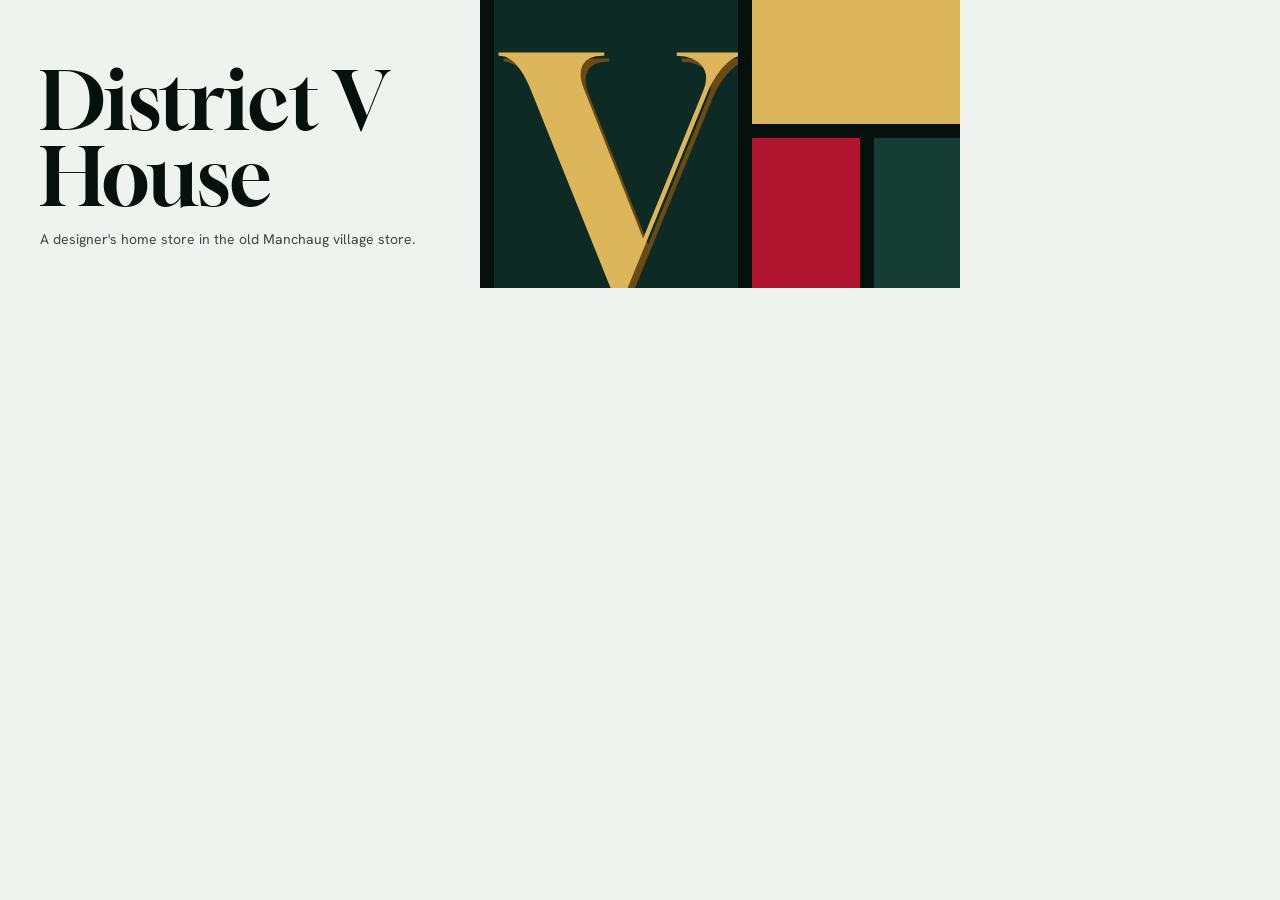
<file: design-system/cover/preview.html>
<!-- @dsCard height=288 -->
<!doctype html><html><head><meta charset="utf-8">
<link rel="stylesheet" href="../../assets/fonts/fonts.css">
<style>
html,body{margin:0;height:288px;background:var(--frost,#EFF3F0)}
.wrap{position:relative;width:960px;height:288px;overflow:hidden}
.name{position:absolute;left:40px;bottom:40px;width:440px}
.name h1{margin:0;font-family:Gloock,serif;font-weight:400;font-size:80px;line-height:.95;color:var(--sash,#06110E)}
.name p{margin:16px 0 0;font-family:"Hanken Grotesk",sans-serif;font-size:14px;color:color-mix(in oklab,var(--sash,#06110E) 72%,var(--frost,#EFF3F0))}
svg{position:absolute;left:480px;top:0;width:480px;height:288px}
.glass{fill:var(--glass,#0D2A24)}.glass2{fill:var(--glass-2,#163D34)}.leaf{fill:var(--leaf,#DDB65C)}.orn{fill:var(--ornament,#B0142F)}.sash{fill:var(--sash,#06110E)}
.shade{fill:var(--shade,#6B4A16)}
.v{font-family:Gloock,serif}
</style></head><body><div class="wrap">
<div class="name"><h1>District V<br>House</h1><p>A designer's home store in the old Manchaug village store.</p></div>
<svg viewBox="0 0 480 288" aria-hidden="true">
<!-- blocks: sash ground 480×288; glass slab 258×288; leaf 194×124; ornament 108×136; glass-2 72×136 (sides from mullion 14 multiples)
     arrangement: a storefront: one tall pane plus a transom and two lower panes, divided by mullion-wide sash bars
     pattern: distinctive display face, one oversized Gloock "V" in leaf with its shade, clipped by the glass slab: the V is District 5
     steps: mullion 14 (gaps), radius-sm 0 corners (square sash); no other radii -->
<rect class="sash" x="0" y="0" width="480" height="288"/>
<clipPath id="slab"><rect x="14" y="0" width="244" height="288"/></clipPath>
<rect class="glass" x="14" y="0" width="244" height="288"/>
<g clip-path="url(#slab)"><text class="v shade" x="140" y="300" font-size="330" text-anchor="middle" transform="translate(5 6)">V</text><text class="v leaf" x="140" y="300" font-size="330" text-anchor="middle">V</text></g>
<rect class="leaf" x="272" y="0" width="208" height="124"/>
<rect class="orn" x="272" y="138" width="108" height="150"/>
<rect class="glass2" x="394" y="138" width="86" height="150"/>
</svg></div></body></html>
</file>
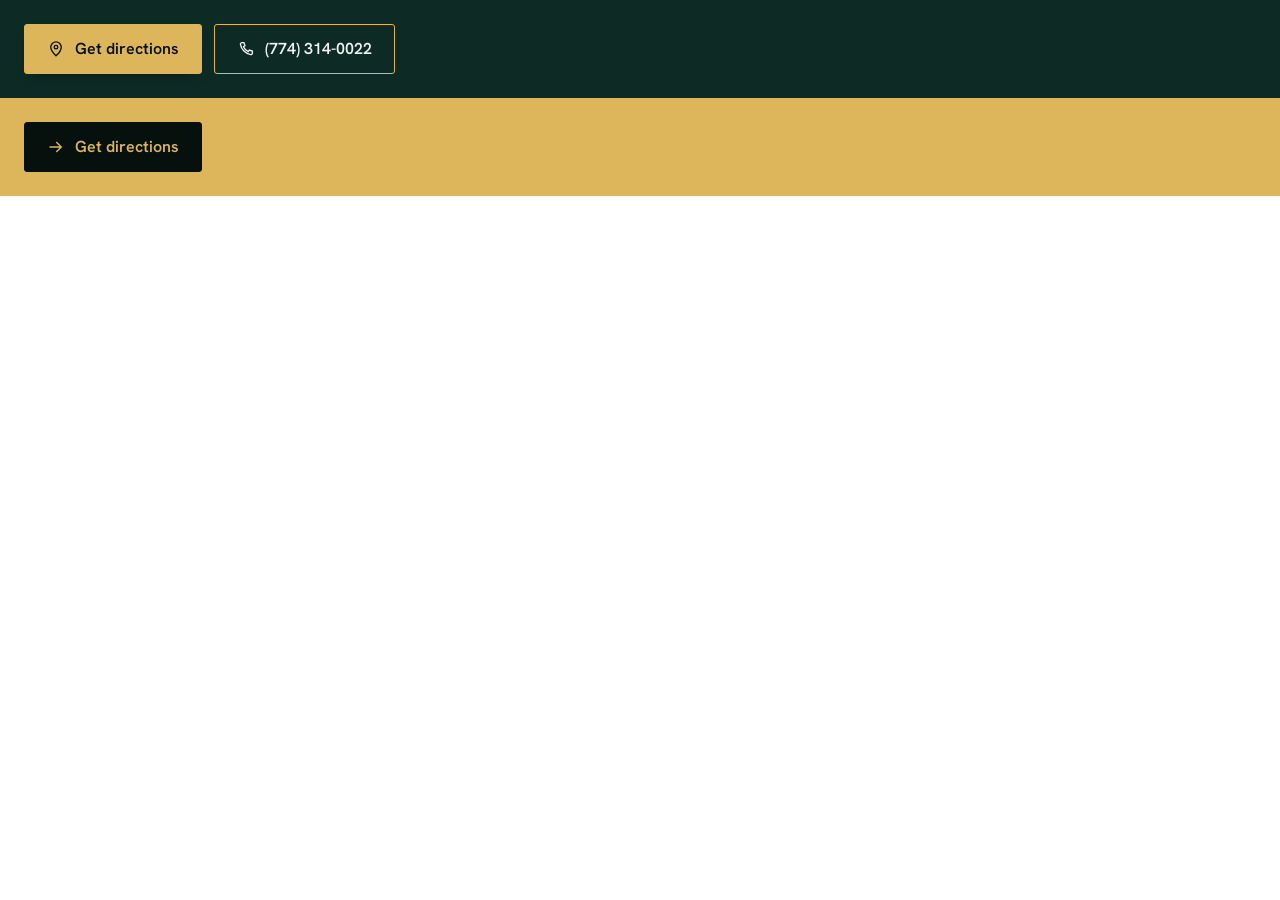
<file: design-system/components/Button/preview.html>
<!-- @dsCard group="Actions" height=120 -->
<!doctype html><html><head><meta charset="utf-8">
<link rel="stylesheet" href="../../../assets/fonts/fonts.css">
<style>
body{margin:0;font-family:"Hanken Grotesk",system-ui,sans-serif}
.row{display:flex;gap:12px;flex-wrap:wrap;align-items:center;padding:24px;background:var(--glass,#0D2A24)}
.row.gold{background:var(--leaf,#DDB65C)}
.btn{display:inline-flex;align-items:center;gap:10px;text-decoration:none;font-weight:600;font-size:16px;line-height:1;padding:15px 22px;border-radius:var(--radius-md,3px);border:1.5px solid var(--leaf,#DDB65C)}
.btn svg{width:18px;height:18px}
.gilt{background:var(--leaf,#DDB65C);color:var(--sash,#06110E);box-shadow:var(--shadow-button,0 6px 14px -8px rgb(0 0 0/.55))}
.line{background:transparent;color:var(--frost,#EFF3F0)}
.dark{background:var(--sash,#06110E);color:var(--leaf,#DDB65C);border-color:var(--sash,#06110E)}
</style></head><body>
<div class="row">
<a class="btn gilt" href="#"><svg viewBox="0 0 24 24"><path d="M12 21s-7-6.2-7-11.5A7 7 0 0 1 19 9.5C19 14.8 12 21 12 21Z" fill="none" stroke="currentColor" stroke-width="1.8"/><circle cx="12" cy="9.5" r="2.4" fill="none" stroke="currentColor" stroke-width="1.8"/></svg>Get directions</a>
<a class="btn line" href="#"><svg viewBox="0 0 24 24"><path d="M6.6 3.5h2.6l1.4 4.1-2 1.4a12 12 0 0 0 6.4 6.4l1.4-2 4.1 1.4v2.6a2 2 0 0 1-2.2 2A16.6 16.6 0 0 1 4.6 5.7a2 2 0 0 1 2-2.2Z" fill="none" stroke="currentColor" stroke-width="1.8"/></svg>(774) 314-0022</a>
</div>
<div class="row gold"><a class="btn dark" href="#"><svg viewBox="0 0 24 24"><path d="M4 12h15M13 6l6 6-6 6" fill="none" stroke="currentColor" stroke-width="1.9" stroke-linecap="round"/></svg>Get directions</a></div>
</body></html>
</file>
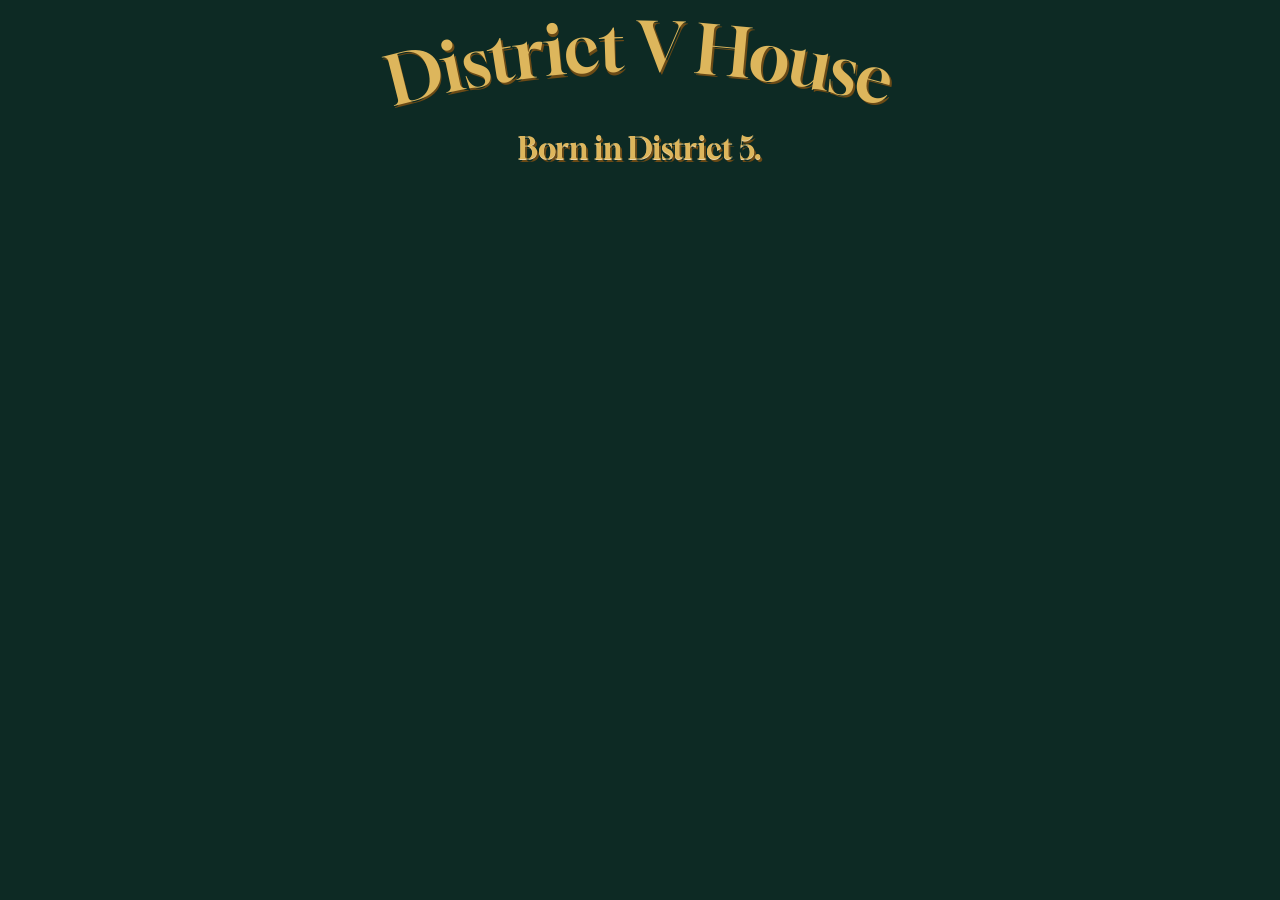
<file: design-system/components/GiltLettering/preview.html>
<!-- @dsCard group="Lettering" height=200 -->
<!doctype html><html><head><meta charset="utf-8">
<link rel="stylesheet" href="../../../assets/fonts/fonts.css">
<style>
body{margin:0;background:var(--glass,#0D2A24);padding:12px 24px 20px}
svg{width:100%;max-width:640px;display:block;margin:0 auto}
text{font-family:Gloock,serif}
.sh{fill:var(--shade,#6B4A16)}.g{fill:var(--leaf,#DDB65C)}
p{margin:4px 0 0;text-align:center;font-family:Gloock,serif;font-size:30px;line-height:1.1;color:var(--leaf,#DDB65C);text-shadow:0 1px 0 color-mix(in oklab,var(--leaf,#DDB65C) 60%,white),2px 3px 0 var(--shade,#6B4A16)}
</style></head><body>
<svg viewBox="0 0 1100 200"><defs><path id="a" d="M60 182 Q550 22 1040 182"/></defs>
<text class="sh" font-size="116" text-anchor="middle" transform="translate(3 4)"><textPath href="#a" startOffset="50%">District V House</textPath></text>
<text class="g" font-size="116" text-anchor="middle"><textPath href="#a" startOffset="50%">District V House</textPath></text></svg>
<p>Born in District 5.</p>
</body></html>
</file>
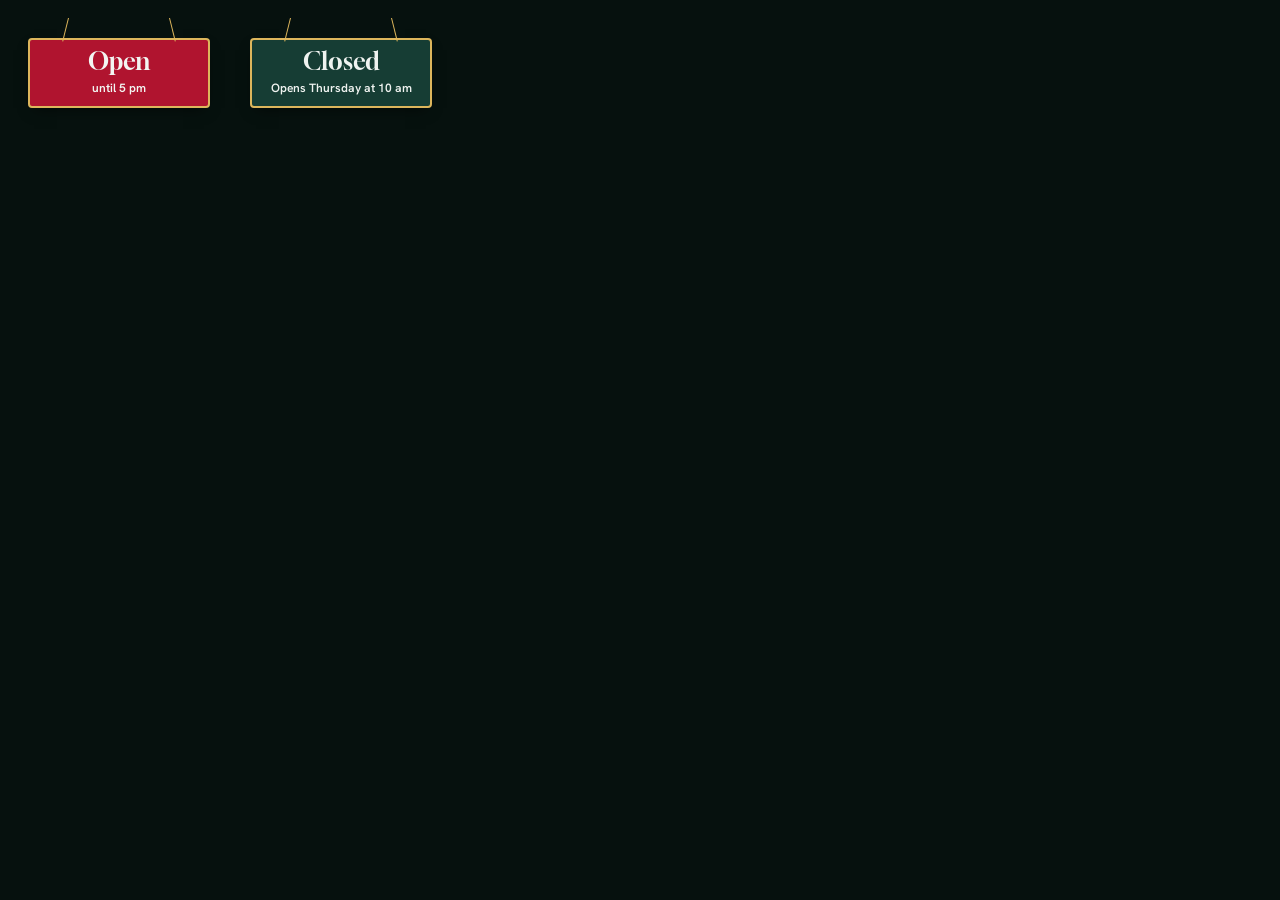
<file: design-system/components/OpenSign/preview.html>
<!-- @dsCard group="Wayfinding" height=150 -->
<!doctype html><html><head><meta charset="utf-8">
<link rel="stylesheet" href="../../../assets/fonts/fonts.css">
<style>
body{margin:0;background:var(--sash,#06110E);font-family:"Hanken Grotesk",system-ui,sans-serif;display:flex;gap:40px;padding:38px 28px 24px}
.hang{position:relative}
.hang::before,.hang::after{content:"";position:absolute;top:-20px;width:1px;height:24px;background:var(--leaf,#DDB65C)}
.hang::before{left:22%;transform:rotate(14deg);transform-origin:top}.hang::after{right:22%;transform:rotate(-14deg);transform-origin:top}
.sign{display:block;min-width:150px;text-align:center;border:2px solid var(--leaf,#DDB65C);border-radius:var(--radius-sign,4px);padding:6px 14px 8px;line-height:1.3;box-shadow:var(--shadow-sign,0 6px 14px -6px rgb(0 0 0/.6))}
.sign b{display:block;font-family:Gloock,serif;font-weight:400;font-size:24px}
.sign span{font-size:12px;font-weight:600}
.open{background:var(--ornament,#B0142F);color:var(--on-ornament,#F3F5F2)}
.closed{background:var(--glass-2,#163D34);color:var(--frost,#EFF3F0)}
</style></head><body>
<div class="hang"><span class="sign open"><b>Open</b><span>until 5&nbsp;pm</span></span></div>
<div class="hang"><span class="sign closed"><b>Closed</b><span>Opens Thursday at 10&nbsp;am</span></span></div>
</body></html>
</file>
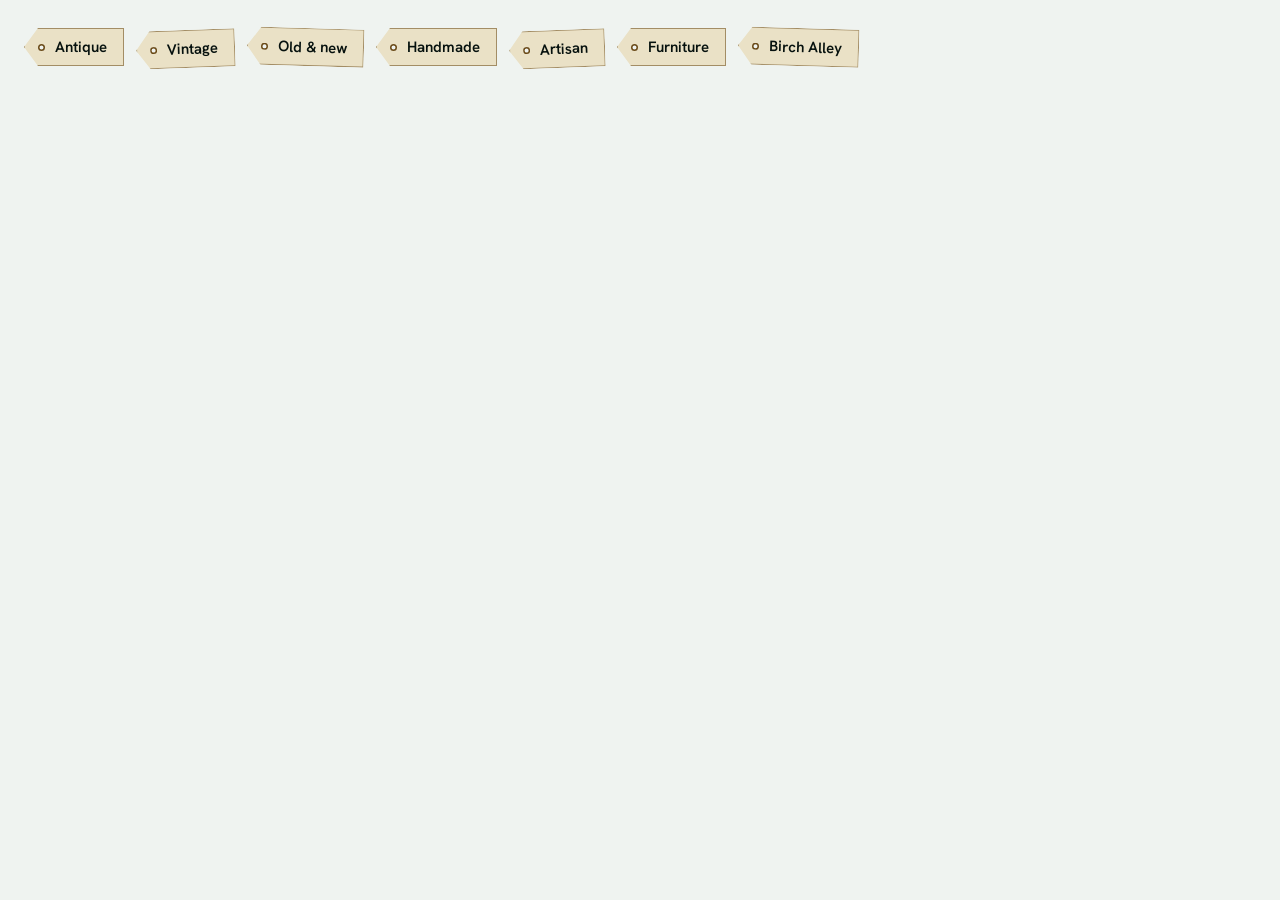
<file: design-system/components/PriceTag/preview.html>
<!-- @dsCard group="Collective" height=110 -->
<!doctype html><html><head><meta charset="utf-8">
<link rel="stylesheet" href="../../../assets/fonts/fonts.css">
<style>
body{margin:0;background:var(--frost,#EFF3F0);font-family:"Hanken Grotesk",system-ui,sans-serif;padding:28px 24px}
ul{list-style:none;margin:0;padding:0;display:flex;flex-wrap:wrap;gap:16px 12px}
li{position:relative;padding:8px 16px 8px 30px;font-weight:600;font-size:15px;color:var(--sash,#06110E);
background:color-mix(in oklab,var(--leaf,#DDB65C) 30%,var(--frost,#EFF3F0));border:1px solid color-mix(in oklab,var(--shade,#6B4A16) 55%,transparent);
clip-path:polygon(14px 0,100% 0,100% 100%,14px 100%,0 50%)}
li::before{content:"";position:absolute;left:13px;top:50%;width:7px;height:7px;margin-top:-3.5px;border-radius:50%;background:var(--frost,#EFF3F0);box-shadow:inset 0 0 0 1.5px var(--shade,#6B4A16)}
li:nth-child(3n+2){transform:rotate(-2deg) translateY(2px)}li:nth-child(4n+3){transform:rotate(1.6deg)}
</style></head><body>
<ul><li>Antique</li><li>Vintage</li><li>Old &amp; new</li><li>Handmade</li><li>Artisan</li><li>Furniture</li><li>Birch Alley</li></ul>
</body></html>
</file>
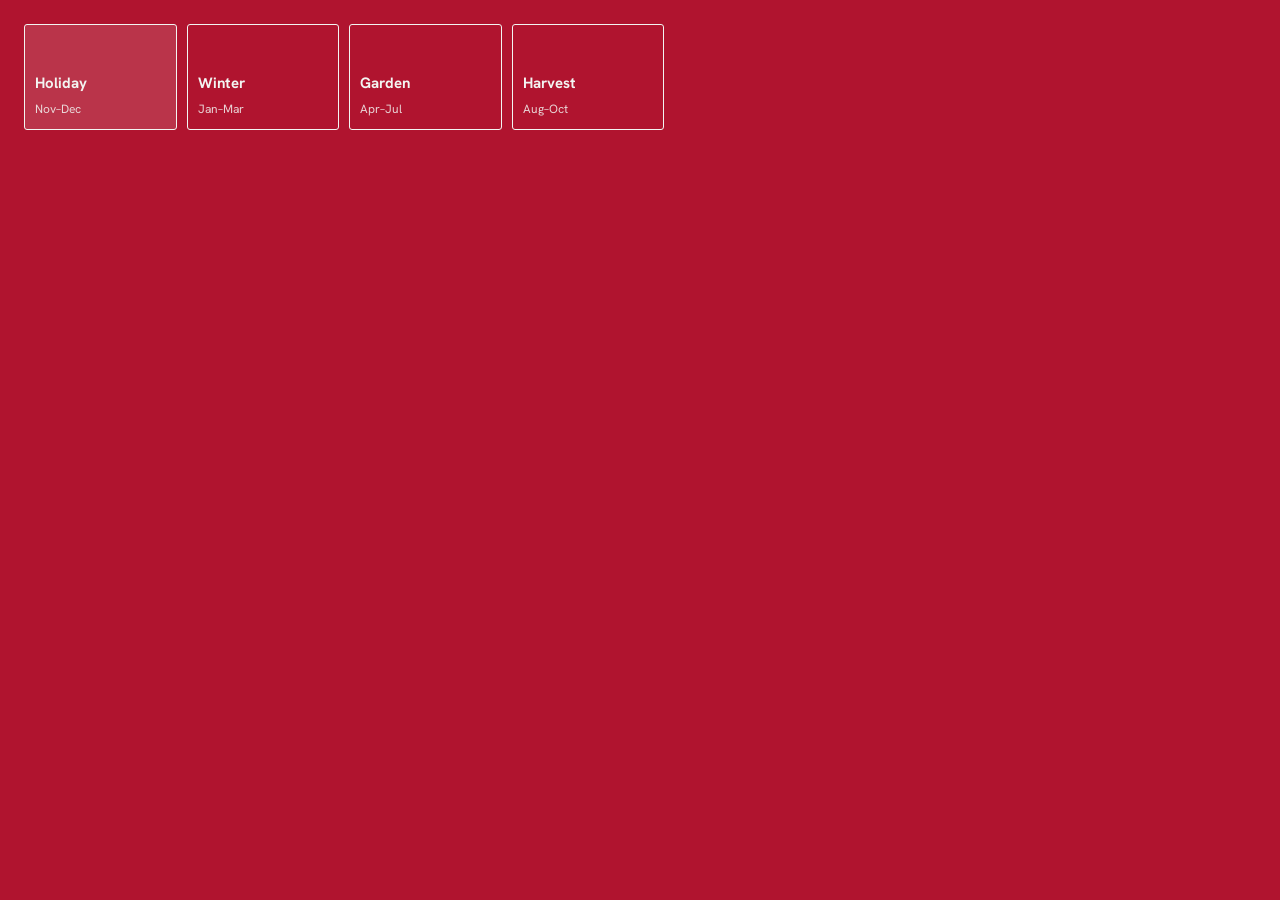
<file: design-system/components/SeasonSwatch/preview.html>
<!-- @dsCard group="Seasons" height=150 -->
<!doctype html><html><head><meta charset="utf-8">
<link rel="stylesheet" href="../../../assets/fonts/fonts.css">
<style>
body{margin:0;background:var(--ornament,#B0142F);color:var(--on-ornament,#F3F5F2);font-family:"Hanken Grotesk",system-ui,sans-serif;padding:24px}
.g{display:grid;grid-template-columns:repeat(4,1fr);gap:10px;max-width:640px}
button{font:inherit;color:inherit;text-align:left;background:transparent;border:1.5px solid currentColor;border-radius:var(--radius-md,3px);padding:10px 10px 12px;display:flex;flex-direction:column;gap:8px;cursor:pointer}
button[aria-pressed=true]{background:color-mix(in oklab,currentColor 14%,transparent)}
.c{display:flex;height:30px;border-radius:2px;overflow:hidden}.c i{flex:1}
b{font-size:15px}small{font-size:12px;opacity:.85}
</style></head><body><div class="g">
<button aria-pressed="true"><span class="c"><i style="background:#0D2A24"></i><i style="background:#DDB65C"></i><i style="background:#B0142F"></i></span><b>Holiday</b><small>Nov–Dec</small></button>
<button aria-pressed="false"><span class="c"><i style="background:#0F1D33"></i><i style="background:#CBD4DF"></i><i style="background:#3E8FB8"></i></span><b>Winter</b><small>Jan–Mar</small></button>
<button aria-pressed="false"><span class="c"><i style="background:#0C3A3A"></i><i style="background:#E8C25E"></i><i style="background:#E0507A"></i></span><b>Garden</b><small>Apr–Jul</small></button>
<button aria-pressed="false"><span class="c"><i style="background:#2A1512"></i><i style="background:#E09A4C"></i><i style="background:#E4B23A"></i></span><b>Harvest</b><small>Aug–Oct</small></button>
</div></body></html>
</file>
<file: assets/fonts/fonts.css>
/* Self-hosted: Gloock and Hanken Grotesk (SIL Open Font License 1.1), via @fontsource. */
@font-face{font-family:"Gloock";font-style:normal;font-weight:400;font-display:swap;src:url(gloock-latin-400-normal.woff2) format("woff2");unicode-range:U+0000-00FF,U+0131,U+0152-0153,U+02BB-02BC,U+02C6,U+02DA,U+02DC,U+0304,U+0308,U+0329,U+2000-206F,U+20AC,U+2122,U+2191,U+2193,U+2212,U+2215,U+FEFF,U+FFFD}
@font-face{font-family:"Gloock";font-style:normal;font-weight:400;font-display:swap;src:url(gloock-latin-ext-400-normal.woff2) format("woff2");unicode-range:U+0100-02BA,U+02BD-02C5,U+02C7-02CC,U+02CE-02D7,U+02DD-02FF,U+0304,U+0308,U+0329,U+1D00-1DBF,U+1E00-1E9F,U+1EF2-1EFF,U+2020,U+20A0-20AB,U+20AD-20C0,U+2113,U+2C60-2C7F,U+A720-A7FF}
@font-face{font-family:"Hanken Grotesk";font-style:normal;font-weight:400;font-display:swap;src:url(hanken-grotesk-latin-400-normal.woff2) format("woff2");unicode-range:U+0000-00FF,U+0131,U+0152-0153,U+02BB-02BC,U+02C6,U+02DA,U+02DC,U+0304,U+0308,U+0329,U+2000-206F,U+20AC,U+2122,U+2191,U+2193,U+2212,U+2215,U+FEFF,U+FFFD}
@font-face{font-family:"Hanken Grotesk";font-style:normal;font-weight:400;font-display:swap;src:url(hanken-grotesk-latin-ext-400-normal.woff2) format("woff2");unicode-range:U+0100-02BA,U+02BD-02C5,U+02C7-02CC,U+02CE-02D7,U+02DD-02FF,U+0304,U+0308,U+0329,U+1D00-1DBF,U+1E00-1E9F,U+1EF2-1EFF,U+2020,U+20A0-20AB,U+20AD-20C0,U+2113,U+2C60-2C7F,U+A720-A7FF}
@font-face{font-family:"Hanken Grotesk";font-style:normal;font-weight:500;font-display:swap;src:url(hanken-grotesk-latin-500-normal.woff2) format("woff2");unicode-range:U+0000-00FF,U+0131,U+0152-0153,U+02BB-02BC,U+02C6,U+02DA,U+02DC,U+0304,U+0308,U+0329,U+2000-206F,U+20AC,U+2122,U+2191,U+2193,U+2212,U+2215,U+FEFF,U+FFFD}
@font-face{font-family:"Hanken Grotesk";font-style:normal;font-weight:500;font-display:swap;src:url(hanken-grotesk-latin-ext-500-normal.woff2) format("woff2");unicode-range:U+0100-02BA,U+02BD-02C5,U+02C7-02CC,U+02CE-02D7,U+02DD-02FF,U+0304,U+0308,U+0329,U+1D00-1DBF,U+1E00-1E9F,U+1EF2-1EFF,U+2020,U+20A0-20AB,U+20AD-20C0,U+2113,U+2C60-2C7F,U+A720-A7FF}
@font-face{font-family:"Hanken Grotesk";font-style:normal;font-weight:600;font-display:swap;src:url(hanken-grotesk-latin-600-normal.woff2) format("woff2");unicode-range:U+0000-00FF,U+0131,U+0152-0153,U+02BB-02BC,U+02C6,U+02DA,U+02DC,U+0304,U+0308,U+0329,U+2000-206F,U+20AC,U+2122,U+2191,U+2193,U+2212,U+2215,U+FEFF,U+FFFD}
@font-face{font-family:"Hanken Grotesk";font-style:normal;font-weight:600;font-display:swap;src:url(hanken-grotesk-latin-ext-600-normal.woff2) format("woff2");unicode-range:U+0100-02BA,U+02BD-02C5,U+02C7-02CC,U+02CE-02D7,U+02DD-02FF,U+0304,U+0308,U+0329,U+1D00-1DBF,U+1E00-1E9F,U+1EF2-1EFF,U+2020,U+20A0-20AB,U+20AD-20C0,U+2113,U+2C60-2C7F,U+A720-A7FF}
@font-face{font-family:"Hanken Grotesk";font-style:normal;font-weight:700;font-display:swap;src:url(hanken-grotesk-latin-700-normal.woff2) format("woff2");unicode-range:U+0000-00FF,U+0131,U+0152-0153,U+02BB-02BC,U+02C6,U+02DA,U+02DC,U+0304,U+0308,U+0329,U+2000-206F,U+20AC,U+2122,U+2191,U+2193,U+2212,U+2215,U+FEFF,U+FFFD}
@font-face{font-family:"Hanken Grotesk";font-style:normal;font-weight:700;font-display:swap;src:url(hanken-grotesk-latin-ext-700-normal.woff2) format("woff2");unicode-range:U+0100-02BA,U+02BD-02C5,U+02C7-02CC,U+02CE-02D7,U+02DD-02FF,U+0304,U+0308,U+0329,U+1D00-1DBF,U+1E00-1E9F,U+1EF2-1EFF,U+2020,U+20A0-20AB,U+20AD-20C0,U+2113,U+2C60-2C7F,U+A720-A7FF}
</file>
<file: design-system/tokens.css>
/* District V House — generated from tokens.json by scripts/build-tokens-css.py. Do not edit by hand. */
:root, [data-season="holiday"] {
  --glass: #0D2A24;
  --glass-2: #163D34;
  --sash: #06110E;
  --leaf: #DDB65C;
  --shade: #6B4A16;
  --ornament: #B0142F;
  --on-ornament: #F3F5F2;
  --frost: #EFF3F0;
  --mist: #AFC4BB;
}
[data-season="winter"] {
  --glass: #0F1D33;
  --glass-2: #1A2C49;
  --sash: #070C16;
  --leaf: #CBD4DF;
  --shade: #4A5568;
  --ornament: #3E8FB8;
  --on-ornament: #06101C;
  --frost: #F0F3F7;
  --mist: #A9B6C8;
}
[data-season="garden"] {
  --glass: #0C3A3A;
  --glass-2: #145050;
  --sash: #042020;
  --leaf: #E8C25E;
  --shade: #6E5212;
  --ornament: #E0507A;
  --on-ornament: #1B0710;
  --frost: #F0F5F2;
  --mist: #A3C6C1;
}
[data-season="harvest"] {
  --glass: #2A1512;
  --glass-2: #3D1F19;
  --sash: #140908;
  --leaf: #E09A4C;
  --shade: #6A3A12;
  --ornament: #E4B23A;
  --on-ornament: #1E0E05;
  --frost: #F4F0EC;
  --mist: #CFB6A6;
}
:root {
  --font-display: "Gloock", "Didot", "Bodoni 72", serif;
  --font-text: "Hanken Grotesk", system-ui, sans-serif;
  --space-2: 8px;
  --space-3: 12px;
  --mullion: 14px;
  --space-5: 24px;
  --space-6: 32px;
  --gutter: 72px;
  --section: 112px;
  --radius-sm: 2px;
  --radius-md: 3px;
  --radius-sign: 4px;
  --shadow-sign: 0 6px 14px -6px rgb(0 0 0 / 0.6);
  --shadow-button: 0 6px 14px -8px rgb(0 0 0 / 0.55);
  --gilt-shade: 2px 3px 0 0 #6B4A16;
}
</file>
<file: site/site.css>
/* ── Season tokens: the window is repainted every season ───────────── */
@property --glass  { syntax: '<color>'; inherits: true; initial-value: #0D2A24; }
@property --glass2 { syntax: '<color>'; inherits: true; initial-value: #163D34; }
@property --sash   { syntax: '<color>'; inherits: true; initial-value: #06110E; }
@property --leaf   { syntax: '<color>'; inherits: true; initial-value: #DDB65C; }
@property --shade  { syntax: '<color>'; inherits: true; initial-value: #6B4A16; }
@property --orn    { syntax: '<color>'; inherits: true; initial-value: #B0142F; }
@property --on-orn { syntax: '<color>'; inherits: true; initial-value: #EFF3F0; }
@property --frost  { syntax: '<color>'; inherits: true; initial-value: #EFF3F0; }
@property --mist   { syntax: '<color>'; inherits: true; initial-value: #AFC4BB; }

:root{
  --display: "Gloock", "Didot", "Bodoni 72", serif;
  --text: "Hanken Grotesk", system-ui, sans-serif;
  --mullion: clamp(8px, 1.1vw, 14px);
  --pin: 1px;
  --gutter: clamp(20px, 5vw, 72px);
  --ease: cubic-bezier(.16, 1, .3, 1);
}
html[data-season="holiday"]{ --glass:#0D2A24; --glass2:#163D34; --sash:#06110E; --leaf:#DDB65C; --shade:#6B4A16; --orn:#B0142F; --on-orn:#F3F5F2; --frost:#EFF3F0; --mist:#AFC4BB; }
html[data-season="winter"] { --glass:#0F1D33; --glass2:#1A2C49; --sash:#070C16; --leaf:#CBD4DF; --shade:#4A5568; --orn:#3E8FB8; --on-orn:#06101C; --frost:#F0F3F7; --mist:#A9B6C8; }
html[data-season="garden"] { --glass:#0C3A3A; --glass2:#145050; --sash:#042020; --leaf:#E8C25E; --shade:#6E5212; --orn:#E0507A; --on-orn:#1B0710; --frost:#F0F5F2; --mist:#A3C6C1; }
html[data-season="harvest"]{ --glass:#2A1512; --glass2:#3D1F19; --sash:#140908; --leaf:#E09A4C; --shade:#6A3A12; --orn:#E4B23A; --on-orn:#1E0E05; --frost:#F4F0EC; --mist:#CFB6A6; }

html{
  transition: --glass .9s var(--ease), --glass2 .9s var(--ease), --sash .9s var(--ease), --leaf .9s var(--ease),
              --shade .9s var(--ease), --orn .9s var(--ease), --on-orn .9s var(--ease), --frost .9s var(--ease), --mist .9s var(--ease);
  scroll-behavior: smooth;
  scrollbar-color: var(--leaf) var(--sash);
}
*,*::before,*::after{ box-sizing: border-box; }
body{
  margin:0; background: var(--sash); color: var(--frost);
  font-family: var(--text); font-size: 1.0625rem; line-height: 1.6;
  -webkit-font-smoothing: antialiased; text-rendering: optimizeLegibility;
}
::selection{ background: var(--leaf); color: var(--sash); }
img{ display:block; max-width:100%; }
a{ color: inherit; text-underline-offset: .22em; text-decoration-thickness: 1px; }
:focus-visible{ outline: 3px solid var(--sash); outline-offset: 2px; box-shadow: 0 0 0 2px var(--leaf); border-radius: 2px; } /* taste-skill-ignore: two-tone focus ring, a state not decoration (WCAG 2.4.7) */
.sr-only{ position:absolute; width:1px; height:1px; overflow:hidden; clip:rect(0 0 0 0); white-space:nowrap; }
.skip{ position:absolute; left:12px; top:-60px; z-index:50; background:var(--leaf); color:var(--sash); padding:10px 16px; font-weight:600; border-radius:2px; }
.skip:focus{ top:12px; }

/* gilt lettering: gold leaf with keyline and a painted drop shade, as on shop glass */
.gilt{
  font-family: var(--display); font-weight: 400; color: var(--leaf);
  text-shadow: 0 1px 0 color-mix(in oklab, var(--leaf) 60%, white), 2px 3px 0 var(--shade); /* taste-skill-ignore: gilt shade (brand) */
  letter-spacing: -0.01em;
}
.caps{ font-family: var(--text); text-transform: uppercase; letter-spacing: .16em; font-weight: 600; font-size: .875rem; }

/* ── Sash header ─────────────────────────────────────────────────── */
.sash{
  position: relative; z-index: 5; background: var(--sash);
  display:flex; align-items:center; gap: clamp(14px,3vw,40px);
  padding: 14px calc(var(--mullion) + clamp(10px, 2vw, 30px));
}
.badge{ flex: none; width: 64px; height: 64px; border-radius: 50%; background:#fff; object-fit: contain; padding: 5px; }
.badge-link{ display:flex; align-items:center; gap: 12px; text-decoration:none; }
.badge-word{ font-family: var(--display); font-size: 1.15rem; line-height:1.05; color: var(--frost); }
.badge-word small{ display:block; font-family: var(--text); font-size: .875rem; color: var(--mist); margin-top: 2px; }
.nav{ margin-left:auto; display:flex; gap: clamp(14px,2.4vw,34px); }
.nav a{ min-width: 44px; text-align:center; text-decoration:none; font-weight:500; font-size:.95rem; color: var(--frost); padding: 12px 0; text-decoration: underline 1px transparent; text-underline-offset: .45em; transition: text-decoration-color .3s, color .3s; }
.nav a:hover{ color: var(--leaf); text-decoration-color: var(--leaf); }

/* hanging open/closed sign */
.hang{ position: relative; flex:none; padding-top: 2px; margin-right: 4px; }
.hang::before,.hang::after{ content:""; position:absolute; top:-18px; width:1px; height:22px; background: color-mix(in oklab, var(--leaf) 70%, transparent); }
.hang::before{ left: 22%; transform: rotate(14deg); transform-origin: top; }
.hang::after { right:22%; transform: rotate(-14deg); transform-origin: top; }
.sign{
  display:block; min-width: 138px; text-align:center; text-decoration:none;
  background: var(--orn); color: var(--on-orn);
  border: 2px solid var(--leaf); border-radius: 4px;
  padding: 6px 12px 8px; line-height: 1.3;
  transform-origin: 50% -20px;
}
.sign b{ display:block; font-family: var(--display); font-weight:400; font-size: 1.35rem; letter-spacing: .02em; }
.sign span{ font-size: .82rem; font-weight:600; letter-spacing:.04em; }
.sign[data-state="closed"]{ background: var(--glass2); color: var(--frost); }
@keyframes swing{ 0%{transform:rotate(7deg)} 30%{transform:rotate(-4deg)} 55%{transform:rotate(2deg)} 78%{transform:rotate(-1deg)} 100%{transform:rotate(0)} }
.sign.swing{ animation: swing 1.6s var(--ease) both; }

/* ── The window (hero) ───────────────────────────────────────────── */
.window{
  background: var(--sash); padding: var(--mullion);
  display:grid; gap: var(--mullion);
  grid-template-columns: 1.35fr 1fr 1fr;
  grid-template-rows: auto minmax(190px, 1fr) auto;
  min-height: max(640px, calc(100svh - 93px));
}
.pane{ position:relative; overflow:hidden; background: var(--glass);
}
.transom{ overflow: visible;
  grid-column: 1 / -1; text-align:center; padding: clamp(14px,2vw,28px) var(--gutter) clamp(14px,1.8vw,24px);
}
.arch-title{ margin: 0; font-weight: 400; font-family: var(--display); font-size: calc(min(980px, 100vw - 2 * var(--gutter)) * 116 / 1100); line-height: 1; }
.arch{ width: min(980px, 100%); height:auto; margin: 0 auto; display:block; overflow: visible; }
.arch text{ font-family: var(--display); }
.arch .t-gilt{ fill: var(--leaf); stroke: color-mix(in oklab, var(--leaf) 55%, white); stroke-width: .6; paint-order: stroke; filter: drop-shadow(3px 4px 0 var(--shade)); } /* taste-skill-ignore: painted drop shade of gilt sign lettering (brand) */
.where{ margin: clamp(2px,.6vw,10px) 0 0; color: var(--frost); font-weight: 500; font-size: clamp(1rem, 1.3vw, 1.2rem); letter-spacing: .04em; }

.display-pane img{
  position:absolute; inset:0; width:100%; height:100%; object-fit:cover;
  filter: brightness(.92) saturate(1.05);
  transition: filter .55s var(--ease), transform 6s var(--ease);
}
.display-pane:hover img{ transform: scale(1.03); }
.display-pane::after{ /* neutral scrim so the painted captions stay legible on any photo */
  content:""; position:absolute; inset:0; pointer-events:none;
  background:
    linear-gradient(to top, color-mix(in oklab, var(--glass) 94%, transparent) 0%, /* taste-skill-ignore: neutral scrim under captions */ color-mix(in oklab, var(--glass) 78%, transparent) 26%, transparent 58%);
}
.display-pane figcaption{
  position:absolute; left: clamp(14px,2vw,26px); right: 14px; bottom: clamp(12px,1.8vw,22px); z-index:1;
  font-family: var(--display); font-size: clamp(1.25rem, 2.1vw, 1.9rem); line-height:1.1; color: var(--leaf);
  text-shadow: 0 1px 0 color-mix(in oklab, var(--leaf) 60%, white), 2px 2px 0 var(--shade); /* taste-skill-ignore: gilt shade (brand) */
  text-wrap: balance;
}
.window.dim .display-pane img{ filter: brightness(.18) saturate(.6); }

.bulkhead{
  grid-column: 1 / -1; background: var(--glass2);
  display:grid; grid-template-columns: 1.35fr 1fr auto; align-items:center; gap: clamp(18px,3vw,44px);
  padding: clamp(20px,2.6vw,34px) clamp(20px,3vw,44px);
}
.lede{ margin:0; font-size: clamp(1.05rem,1.35vw,1.25rem); line-height:1.45; max-width: 44ch; color: var(--frost); }
.lede strong{ color: var(--leaf); font-weight:600; }
.hours-now{ margin:0; }
.hours-now .big{ display:block; text-wrap: balance; font-family: var(--display); font-size: clamp(1.5rem,2.3vw,2.1rem); line-height:1.1; color: var(--frost); }
.hours-now .small{ display:block; color: var(--mist); font-size: .95rem; margin-top: 4px; }
.actions{ display:flex; gap: 12px; flex-wrap: wrap; }
.btn{
  display:inline-flex; align-items:center; gap:10px; text-decoration:none; cursor:pointer;
  font-family: var(--text); font-weight:600; font-size: 1rem; line-height:1;
  padding: 15px 22px; border-radius: 3px; border: 1.5px solid var(--leaf);
  transition: background-color .3s var(--ease), color .3s var(--ease), transform .2s var(--ease);
}
.btn svg{ width:18px; height:18px; flex:none; }
.btn-gilt{ background: var(--leaf); color: var(--sash); }
.btn-gilt:hover{ background: color-mix(in oklab, var(--leaf) 86%, white); }
.btn:active{ transform: translateY(1px) scale(.985); }
.btn-line{ background: color-mix(in oklab, var(--frost) 12%, transparent); border-color: transparent; color: var(--frost); }
.btn-line:hover{ background: color-mix(in oklab, var(--frost) 20%, transparent); }
.btn-dark{ background: var(--sash); color: var(--leaf); border-color: var(--sash); }
.btn-dark:hover{ background: var(--glass); }

/* ── Season band ─────────────────────────────────────────────────── */
.season{
  background: var(--orn); color: var(--on-orn);
  padding: clamp(56px,8vw,112px) var(--gutter);
  display:grid; grid-template-columns: minmax(0,1.1fr) minmax(0,1fr); gap: clamp(28px,5vw,80px); align-items:end;
  border-top: var(--mullion) solid var(--sash);
}
.season h2{ margin:0; font-family: var(--display); font-weight:400; font-size: clamp(2.6rem,6.2vw,5.6rem); line-height:.98; letter-spacing:-.02em; text-wrap: balance; }
.season p{ margin: 0 0 22px; max-width: 46ch; font-size: 1.12rem; }
.swatches{ display:grid; grid-template-columns: repeat(4,1fr); gap: 10px; }
.swatch{
  appearance:none; cursor:pointer; text-align:left; font: inherit; color: inherit;
  background: none; border: 0; border-radius: 3px; min-height: 44px;
  padding: 6px 2px 8px; display:flex; flex-direction:column; gap: 8px;
  transition: transform .35s var(--ease);
}
.swatch:hover{ transform: translateY(-2px); }
.swatch[aria-pressed="true"] .chips{ outline: 3px solid currentColor; outline-offset: 3px; }
.swatch[aria-pressed="true"] b{ text-decoration: underline 2px; text-underline-offset: .3em; }
.swatch .chips{ display:flex; height: 44px; border-radius: 2px; overflow:hidden; }
.swatch .chips i{ flex:1; }
.swatch b{ font-weight:600; font-size:1rem; }
.swatch small{ font-size: .875rem; margin-top:-6px; }
.now-showing{ margin-top: 14px; font-size: .92rem; }

/* ── Collective ──────────────────────────────────────────────────── */
.collective{
  background: var(--frost); color: var(--sash);
  border-top: var(--mullion) solid var(--sash);
  display:grid; grid-template-columns: minmax(0,1fr) minmax(0,1.05fr);
}
.collective .photo{ position:relative; min-height: 520px; border-right: var(--mullion) solid var(--sash); }
.collective .photo img{ position:absolute; inset:0; width:100%; height:100%; object-fit:cover; object-position: 50% 70%; }
.collective .copy{ padding: clamp(48px,7vw,104px) var(--gutter); }
.collective h2{ margin:0 0 26px; font-family: var(--display); font-weight:400; font-size: clamp(2.3rem,4.6vw,4rem); line-height:1; letter-spacing:-.02em; color: var(--glass); text-wrap: balance; }
.quote{ margin: 0 0 28px; padding: 0; }
.quote p{ margin:0; font-family: var(--display); font-size: clamp(1.45rem,2.4vw,2.05rem); line-height:1.2; color: var(--glass2); text-wrap: balance; }
.quote footer{ margin-top: 10px; font-size:.95rem; color: color-mix(in oklab, var(--sash) 72%, var(--frost)); }
.collective .body{ max-width: 58ch; margin: 0 0 30px; color: color-mix(in oklab, var(--sash) 88%, var(--frost)); }
.tags{ list-style:none; margin: 0 0 30px; padding: 6px 0 0; display:flex; flex-wrap:wrap; gap: 16px 12px; }
.tag{
  position: relative; display:inline-flex; align-items:center;
  padding: 8px 16px 8px 30px; font-weight:600; font-size: .92rem; color: var(--sash);
  background: color-mix(in oklab, var(--leaf) 34%, var(--frost));
  clip-path: polygon(14px 0, 100% 0, 100% 100%, 14px 100%, 0 50%);
}
.tag::before{ content:""; position:absolute; left: 13px; top: 50%; width: 7px; height:7px; margin-top:-3.5px; border-radius:50%; background: var(--frost); border: 1.5px solid var(--shade); }
.tags li:nth-child(3n+2){ transform: rotate(-2deg) translateY(2px); }
.tags li:nth-child(4n+3){ transform: rotate(1.6deg); }
.made-here{
  margin-top: 8px; padding: 20px 22px; background: color-mix(in oklab, var(--leaf) 16%, var(--frost)); display:grid; grid-template-columns: 1fr auto; gap: 6px 18px; align-items:baseline; max-width: 60ch;
}
.made-here .price{ font-family: var(--text); font-weight: 700; font-size: 1.0625rem; color: color-mix(in oklab, var(--orn) 62%, var(--sash)); justify-self: end; }
.made-here .desc{ grid-column: 1 / -1; }
.made-here b{ font-weight:700; font-size: 1.0625rem; }
.made-here span{ color: color-mix(in oklab, var(--sash) 82%, var(--frost)); font-size:1.0625rem; }
.vendor-note{ margin: 26px 0 0; font-size: 1.0625rem; color: color-mix(in oklab, var(--sash) 82%, var(--frost)); max-width: 58ch; }
.vendor-note a{ font-weight:600; color: var(--glass); }

/* ── Design studio ───────────────────────────────────────────────── */
.studio{
  background: var(--glass); border-top: var(--mullion) solid var(--sash);
  display:grid; grid-template-columns: minmax(0,1fr) minmax(0,1fr) ; align-items: stretch;
}
.studio .copy{ padding: clamp(48px,7vw,104px) var(--gutter); position:relative; overflow:hidden; }
.studio .numeral{
  position:absolute; right: -0.06em; bottom: -0.22em; font-size: clamp(16rem, 30vw, 30rem); line-height:1;
  opacity: .16; pointer-events:none; user-select:none;
}
.studio h2{ position:relative; margin:0 0 22px; font-size: clamp(2.6rem,5.4vw,4.8rem); line-height: .98; letter-spacing:-.02em; text-wrap: balance; }
.route{ position:relative; display:flex; align-items:center; gap: 12px; margin: 0 0 26px; color: var(--mist); font-weight: 600; font-size: 1.0625rem; }
.route svg{ width: clamp(90px,14vw,170px); height: 14px; flex:none; }
.studio .body{ position:relative; max-width: 54ch; margin: 0 0 18px; color: var(--frost); }
.studio .body + .body{ color: var(--mist); }
.studio .actions{ position:relative; margin-top: 28px; }
.studio .photo{ position:relative; min-height: 560px; border-left: var(--mullion) solid var(--sash); }
.studio .photo img{ position:absolute; inset:0; width:100%; height:100%; object-fit:cover; }
.studio .photo figcaption{ position:absolute; left: 0; bottom: 0; padding: 10px 16px; background: var(--glass); color: var(--frost); font-size: .9375rem; }

/* ── Stroll (events) ─────────────────────────────────────────────── */
.stroll{
  position:relative; background: var(--sash); border-top: var(--mullion) solid var(--sash);
  display:grid; grid-template-columns: repeat(12, minmax(0,1fr)); gap: var(--mullion);
}
.stroll .night{ grid-column: 1 / span 6; position:relative; min-height: 540px; overflow:hidden; background: var(--glass); }
.stroll .night img{ position:absolute; inset:0; width:100%; height:100%; object-fit:cover; filter: brightness(.82); }
.stroll .card{ grid-column: 7 / -1; background: var(--glass2); padding: clamp(40px,5vw,72px) clamp(24px,4vw,60px); display:flex; flex-direction:column; justify-content:center;
}
.stroll h2{ margin: 0 0 18px; font-size: clamp(2.4rem,4.4vw,4rem); line-height:1; letter-spacing:-.02em; }
.stroll p{ margin: 0 0 16px; max-width: 50ch; color: var(--frost); }
.stroll .aside{ color: var(--mist); font-size: .98rem; }
.stroll .actions{ margin-top: 10px; }

/* ── Visit (the gold bulkhead) ───────────────────────────────────── */
.visit{
  background: var(--leaf); color: var(--sash);
  border-top: var(--mullion) solid var(--sash);
  padding: clamp(56px,8vw,112px) var(--gutter) clamp(40px,6vw,80px);
  display:grid; grid-template-columns: minmax(0,1.1fr) minmax(0,1fr) minmax(0,.9fr); gap: clamp(28px,4vw,64px);
}
.visit h2{ margin:0 0 16px; font-family: var(--display); font-weight:400; font-size: clamp(3rem,7vw,6rem); line-height:.92; letter-spacing:-.03em; color: var(--sash); }
.visit address{ font-style:normal; font-size: 1.2rem; line-height:1.45; margin: 0 0 22px; }
.visit address small{ display:block; font-size: .88rem; margin-top: 6px; color: color-mix(in oklab, var(--sash) 78%, var(--leaf)); }
.visit h3{ margin: 6px 0 12px; font-family: var(--display); font-weight: 400; font-size: 1.6rem; line-height: 1.1; }
.hours{ width:100%; border-collapse: collapse; font-variant-numeric: tabular-nums; }
.hours th, .hours td{ text-align:left; padding: 9px 0; border-bottom: 1px solid color-mix(in oklab, var(--sash) 22%, transparent); font-weight:500; }
.hours td{ text-align:right; }
.hours tr.closed td, .hours tr.closed th{ color: color-mix(in oklab, var(--sash) 66%, var(--leaf)); font-weight:400; }
.hours tr.today th, .hours tr.today td{ font-weight:700; }
.hours tr.today th::after{ content:"Today"; margin-left: 10px; font-size:.7rem; letter-spacing:.12em; text-transform:uppercase; padding: 2px 7px; border-radius: 2px; background: var(--sash); color: var(--leaf); vertical-align: 2px; }
.contact-list{ list-style:none; margin:0; padding:0; display:grid; gap: 2px; }
.contact-list a{ display:inline-flex; min-height: 44px; gap: 10px; align-items:center; font-weight:600; text-decoration: underline 1px; text-underline-offset: .3em; text-decoration-color: color-mix(in oklab, var(--sash) 45%, transparent); }
.contact-list a:hover{ text-decoration-color: var(--sash); }
.contact-list svg{ width:18px; height:18px; flex:none; }

footer.foot{
  background: var(--sash); color: var(--mist); padding: 34px var(--gutter);
  display:flex; flex-wrap:wrap; gap: 14px 28px; align-items:center; font-size: .88rem;
}
footer.foot .badge{ width: 46px; height:46px; }
footer.foot p{ margin:0; }
footer.foot .credit{ margin-left:auto; }

/* ── Small-screen menu & quick-action dock ──────────────────────── */
.menu-btn{ display:none; align-items:center; gap:8px; min-height:44px; padding: 0 14px; border:1.5px solid color-mix(in oklab, var(--leaf) 70%, transparent); border-radius:3px; background:transparent; color: var(--frost); font: 600 .95rem var(--text); cursor:pointer; }
.menu-btn svg{ width:18px; height:18px; }
.mnav{ position:absolute; left:0; right:0; top:100%; background: var(--sash); padding: 6px var(--gutter) 22px; display:grid; gap: 2px; }
.mnav[hidden]{ display:none; }
.mnav a{ font-family: var(--display); font-size: 1.6rem; color: var(--leaf); text-decoration:none; padding: 10px 0; min-height: 48px; }
.dock{ position:fixed; z-index:20; left:0; right:0; bottom:0; display:none; gap:8px; padding: 10px 12px calc(10px + env(safe-area-inset-bottom)); background: var(--sash); transform: translateY(110%); transition: transform .45s var(--ease); }
.dock.show{ transform:none; }
.dock .btn{ flex:1; justify-content:center; padding: 13px 10px; }

/* ── Season events list ─────────────────────────────────────────── */
.events{ list-style:none; margin: 0 0 18px; padding:0; display:grid; }
.events{ gap: 22px; }
.events li{ display:grid; grid-template-columns: 6.4rem 1fr; gap: 4px 18px; }
.events .d{ grid-row: span 2; font-family: var(--display); color: var(--leaf); font-size: 1.35rem; line-height:1.1; }
.events .d small{ display:block; font-family: var(--text); font-size: .875rem; color: var(--mist); margin-top: 4px; }
.events b{ font-weight:600; font-size: 1.08rem; color: var(--frost); }
.events span{ color: var(--mist); font-size: 1.0625rem; }
.wreath{ margin: 6px 0 22px; padding: 18px 20px; background: var(--glass); }
.wreath b{ font-family: var(--display); font-weight:400; color: var(--leaf); font-size: 1.3rem; display:block; margin-bottom: 4px; }
.wreath p{ margin:0; color: var(--frost); font-size: 1.0625rem; }
.review{ margin: 26px 0 0; font-size: 1rem; }
.review q{ font-family: var(--display); font-size: 1.35rem; }
.review cite{ display:block; font-style:normal; font-size:.88rem; margin-top: 4px; color: color-mix(in oklab, var(--sash) 78%, var(--leaf)); }

/* ── Responsive ──────────────────────────────────────────────────── */
@media (max-width: 1080px){
  .nav{ display:none; }
  .menu-btn{ display:inline-flex; }
  .bulkhead{ grid-template-columns: 1fr 1fr; }
  .bulkhead .actions{ grid-column: 1 / -1; }
  .visit{ grid-template-columns: 1fr 1fr; }
  .visit > :first-child{ grid-column: 1 / -1; }
}
@media (max-width: 820px), (max-height: 520px){
  .dock{ display:flex; }
  body{ padding-bottom: 76px; }
  html{ scroll-padding-bottom: 96px; }
}
@media (max-width: 820px){
  .badge-word{ position:absolute; width:1px; height:1px; overflow:hidden; clip:rect(0 0 0 0); white-space:nowrap; }
  .sash{ gap: 10px; flex-wrap: wrap; }
  .menu-btn{ margin-left: auto; }
  .badge{ width: 54px; height: 54px; }
  .sign{ min-width: 0; padding: 5px 10px 6px; }
  .sign b{ font-size: 1.15rem; }
  .window{ grid-template-columns: 1fr; grid-template-rows: auto auto auto; height: auto; }
  .panes{ display:grid; grid-template-columns: 1fr 1fr; gap: var(--mullion); }
  .panes .display-pane{ height: 30vh; min-height: 170px; max-height: 240px; }
  .panes .display-pane:first-child{ grid-column: 1 / -1; height: 42vh; max-height: 360px; }
  .window .bulkhead{ order: 2; }
  .window .panes{ order: 3; }
  .panes .display-pane:not(:first-child) figcaption{ font-size: 1.05rem; right: 10px; left: 12px; bottom: 10px; }
    .bulkhead{ grid-template-columns: 1fr; }
  .season, .collective, .studio{ grid-template-columns: 1fr; }
  .collective .photo{ min-height: 320px; border-right:0; border-bottom: var(--mullion) solid var(--sash); }
  .studio .photo{ min-height: 360px; border-left:0; border-top: var(--mullion) solid var(--sash); order: 2; }
  .stroll .night{ grid-column: 1 / -1; min-height: 300px; }
  .stroll .card{ grid-column: 1 / -1; }
  .visit{ grid-template-columns: 1fr; }
  .swatches{ grid-template-columns: repeat(2,1fr); }
  footer.foot .credit{ margin-left:0; }
}
@media (min-width: 821px){ .panes{ display: contents; } }
/* ── Motion: section parts rise in once; the window settles on load ── */
.motion .rise{ opacity: 0; transform: translateY(26px); }
.motion .rise.in{ opacity: 1; transform: none; transition: opacity .7s var(--ease) var(--d, 0ms), transform .9s var(--ease) var(--d, 0ms); }
@keyframes settle{ from{ transform: scale(1.07); } to{ transform: scale(1); } }
.motion .display-pane img{ animation: settle 2.4s var(--ease) both; }
.motion .display-pane:nth-child(2) img{ animation-delay: .12s; }
.motion .display-pane:nth-child(3) img{ animation-delay: .24s; }
@media (prefers-reduced-motion: reduce){
  html{ transition:none; scroll-behavior:auto; }
  .sign.swing{ animation:none; }
  .display-pane img{ transition:none; }
}

/* ── Multi-page: shared pieces for Christmas, The Shop, Vendors, Privacy, Terms ── */
.nav a[aria-current="page"], .mnav a[aria-current="page"]{ color: var(--leaf); text-decoration-color: var(--leaf); }
.btn-quiet{ background: color-mix(in oklab, var(--sash) 9%, var(--frost)); color: var(--sash); border-color: transparent; }
.btn-quiet:hover{ background: color-mix(in oklab, var(--sash) 15%, var(--frost)); }
.foot-links{ display:flex; flex-wrap:wrap; gap: 4px 20px; }
.foot-links a{ color: var(--frost); min-height: 44px; display:inline-flex; align-items:center; }
.foot .credit a{ color: var(--frost); }

.page-hero{ background: var(--sash); padding: var(--mullion); display:grid; grid-template-columns: minmax(0,1.05fr) minmax(0,1fr); gap: var(--mullion); }
.page-hero .plate{ background: var(--glass); padding: clamp(40px,6vw,88px) clamp(22px,4vw,64px); display:flex; flex-direction:column; justify-content:center; }
.page-hero h1{ margin: 0 0 18px; font-family: var(--display); font-weight: 400; color: var(--leaf); font-size: clamp(3rem, 7vw, 6rem); line-height: .95; letter-spacing: -0.02em; text-wrap: balance;
  text-shadow: 0 1px 0 color-mix(in oklab, var(--leaf) 60%, white), 3px 4px 0 var(--shade); } /* taste-skill-ignore: gilt shade (brand) */
.page-hero .lede{ color: var(--frost); max-width: 40ch; }
.page-hero .meta{ margin: 18px 0 0; color: var(--mist); font-size: 1.0625rem; }
.page-hero .actions{ margin-top: 26px; display:flex; gap: 12px; flex-wrap: wrap; }
.page-hero figure{ margin:0; position:relative; min-height: 420px; background: var(--glass); }
.page-hero figure img{ position:absolute; inset:0; width:100%; height:100%; object-fit:cover; }

.band{ border-top: var(--mullion) solid var(--sash); padding: clamp(56px,8vw,112px) var(--gutter); }
.band.frost{ background: var(--frost); color: var(--sash); }
.band.glass{ background: var(--glass); color: var(--frost); }
.band.deep{ background: var(--glass2); color: var(--frost); }
.band.gold{ background: var(--leaf); color: var(--sash); }
.band h2{ margin: 0 0 20px; font-family: var(--display); font-weight: 400; font-size: clamp(2.3rem, 4.6vw, 4rem); line-height: 1; letter-spacing: -0.02em; text-wrap: balance; }
.band.frost h2{ color: var(--glass); }
.band.glass h2, .band.deep h2{ color: var(--leaf); }
.band h3{ margin: 30px 0 10px; font-family: var(--display); font-weight: 400; font-size: clamp(1.5rem, 2.4vw, 2rem); line-height: 1.1; }
.band.glass h3, .band.deep h3{ color: var(--leaf); }
.band p{ max-width: 68ch; margin: 0 0 16px; }
.band.frost p{ color: color-mix(in oklab, var(--sash) 90%, var(--frost)); }
.band .kicker-line{ font-family: var(--display); font-size: clamp(1.35rem, 2.2vw, 1.8rem); line-height: 1.2; max-width: 32ch; margin: 0 0 22px; }
.band.glass .kicker-line, .band.deep .kicker-line{ color: var(--frost); }
.split{ display:grid; grid-template-columns: minmax(0,1.1fr) minmax(0,1fr); gap: clamp(28px,5vw,80px); align-items: start; }
.split.flip > :first-child{ order: 2; }
.split figure{ margin: 0; }
.split figure img{ width: 100%; height: auto; aspect-ratio: 4 / 5; object-fit: cover; }
.split figure.wide img{ aspect-ratio: 4 / 3; }
.split figcaption{ font-size: .9375rem; margin-top: 8px; opacity: .9; }
.checklist{ list-style: none; margin: 8px 0 22px; padding: 0; display:grid; gap: 10px; max-width: 64ch; }
.checklist li{ position: relative; padding-left: 28px; }
.checklist li::before{ content:""; position:absolute; left: 2px; top: .55em; width: 10px; height: 10px; background: var(--leaf); transform: rotate(45deg); }
.band.frost .checklist li::before{ background: color-mix(in oklab, var(--orn) 70%, var(--sash)); }
.event-list{ list-style:none; margin: 0 0 8px; padding: 0; display:grid; gap: 18px; }
.event-list li{ display:grid; grid-template-columns: 7.5rem 1fr; gap: 4px 20px; align-items: baseline; }
.event-list .d{ font-family: var(--display); color: var(--leaf); font-size: 1.5rem; line-height: 1.1; }
.event-list b{ font-size: 1.15rem; }
.event-list span{ grid-column: 2; color: var(--mist); }
.cards{ display:grid; grid-template-columns: repeat(auto-fit, minmax(min(100%, 340px), 1fr)); gap: var(--mullion); margin-top: 34px; }
.card{ background: var(--glass); padding: clamp(24px,3vw,40px); }
.band.glass .card{ background: var(--glass2); }
.card h3{ margin-top: 0; }
.card .when{ color: var(--frost); font-weight: 600; margin-bottom: 14px; }
.card p{ color: var(--frost); }
.gallery{ display:grid; grid-template-columns: repeat(auto-fill, minmax(min(46%, 230px), 1fr)); gap: var(--mullion); background: var(--sash); padding: var(--mullion); margin: 30px calc(-1 * var(--gutter)) calc(-1 * clamp(56px,8vw,112px)); }
.gallery figure{ margin:0; aspect-ratio: 1; overflow:hidden; background: var(--glass); }
.gallery img{ width:100%; height:100%; object-fit:cover; transition: transform .8s var(--ease); }
.gallery figure:hover img{ transform: scale(1.04); }
.archive{ margin-top: 30px; background: color-mix(in oklab, var(--sash) 7%, var(--frost)); padding: 0 clamp(18px,3vw,32px); max-width: 78ch; }
.band.glass .archive, .band.deep .archive{ background: var(--glass); }
.archive summary{ cursor:pointer; min-height: 56px; display:flex; align-items:center; font-family: var(--display); font-size: 1.35rem; }
.archive[open]{ padding-bottom: 20px; }
.signoff{ font-style: normal; font-weight: 600; }
.status{ background: var(--leaf); color: var(--sash); padding: clamp(20px,3vw,32px); margin: 0 0 26px; max-width: 72ch; }
.status b{ font-family: var(--display); font-weight: 400; font-size: 1.6rem; display:block; margin-bottom: 6px; line-height: 1.15; }
.status p{ margin: 0; color: var(--sash) !important; }
.tag-row{ list-style:none; padding:0; margin: 10px 0 24px; display:flex; flex-wrap:wrap; gap: 12px; }
/* contact form: real fields keep their outlines */
.form{ display:grid; gap: 16px; max-width: 560px; }
.form label{ display:grid; gap: 6px; font-weight: 600; }
.form input, .form textarea{ font: inherit; font-size: 1rem; color: var(--sash); background: #fff; border: 1.5px solid color-mix(in oklab, var(--sash) 45%, transparent); border-radius: 3px; padding: 12px 14px; min-height: 48px; }
.form textarea{ min-height: 140px; resize: vertical; }
.form input[aria-invalid="true"]{ border-color: #9b1c1c; }
.form .hint{ font-weight: 400; font-size: .9375rem; color: color-mix(in oklab, var(--sash) 78%, var(--frost)); }
.form .err{ color: #9b1c1c; font-weight: 600; min-height: 1.5em; margin: 0; }
.form .done{ margin: 0; font-weight: 600; }
.hours.compact th, .hours.compact td{ padding: 8px 0; }
.band.gold .hours th, .band.gold .hours td{ border-color: color-mix(in oklab, var(--sash) 25%, transparent); }
.legal{ max-width: 68ch; }
@media (max-width: 820px){
  .page-hero{ grid-template-columns: 1fr; }
  .page-hero figure{ min-height: 280px; }
  .split{ grid-template-columns: 1fr; }
  .split.flip > :first-child{ order: 0; }
  .event-list li{ grid-template-columns: 1fr; }
  .event-list span{ grid-column: 1; }
}
.band.glass .quote p, .band.deep .quote p{ color: var(--frost); }
.band.glass .quote footer, .band.deep .quote footer{ color: var(--mist); }
.band.glass a:not(.btn), .band.deep a:not(.btn){ color: var(--leaf); }
</file>
